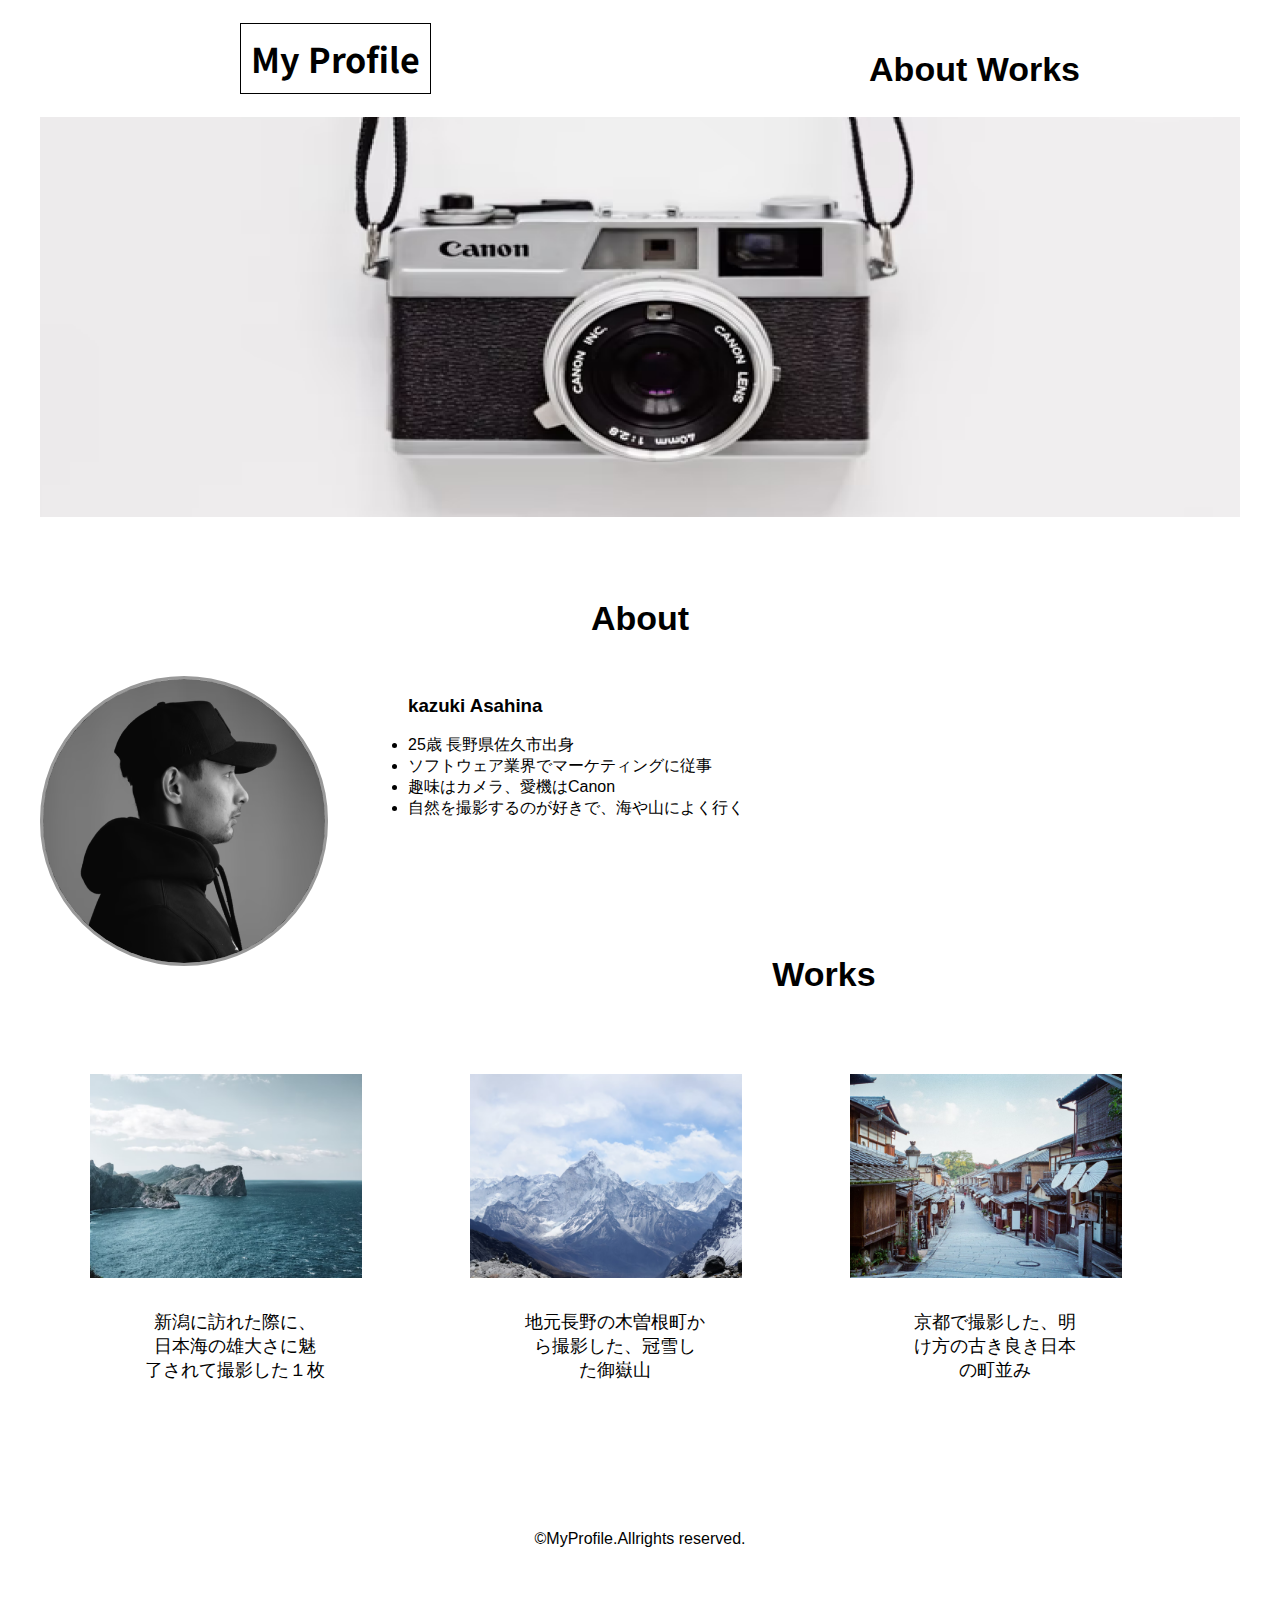
<file: code_02/index.html>
<!DOCTYPE html>
<html>

<head>
  <title>My Profile</title>
  <meta charset="UTF-8" />
  <meta name="description" content="私のプロフィール" />
  <meta name="viewport" content="width=device-width, initial-scale=1.0" />
  <link rel="stylesheet" href="style.css" />
  <!--ここでgoogleフォントを読み込みます-->
  <link rel="preconnect" href="https://fonts.googleapis.com">
  <link rel="preconnect" href="https://fonts.gstatic.com" crossorigin>
  <link
    href="https://fonts.googleapis.com/css2?family=Josefin+Sans&family=Noto+Sans+JP&family=Noto+Serif+JP&display=swap"
    rel="stylesheet">
</head>

<body>
  <!--ナビゲーション-->
  <header>
    <h1>My Profile</h1>
    <nav>
      <nav id="nav-pc">
        <a href="index.html#About">About</a>
        <a href="index.html#Works">Works</a>
      </nav>
  </header>
  </div>
  <!--メイン画像-->
  <div>
    <class id="main-page">
      <img src="image/main.png" alt="カメラの写真" />
  </div>
  <!--About-->
  <article>
    <h2>About</h2>
    <section id="About">
      <div>
        <img class="About-image-left" src="image/about.png" alt="個人写真" />
      </div>
      <div class="About-page">
        <h3>kazuki Asahina</h3>
        <ul class="About-list-right">
          <li>25歳 長野県佐久市出身</li>
          <li>ソフトウェア業界でマーケティングに従事</li>
          <li>趣味はカメラ、愛機はCanon</li>
          <li>自然を撮影するのが好きで、海や山によく行く</li>
        </ul>
      </div>
    </section>
    <!--Works-->
    <h2>Works</h2>
    <section id="Works">
      <ul>
        <li class="Works-page">
          <img class="Works-image" src="image/works1.png" alt="日本海" />
          <div class="Works-message">
            <p class="Works-info">新潟に訪れた際に、<br>日本海の雄大さに魅<br>了されて撮影した１枚</p>
          </div>
        </li>
        <li class="Works-page">
          <img class="Works-image" src="image/works2.png" alt="御嶽山" />
          <div class="Works-message">
            <p class="Works-info">地元長野の木曽根町か<br>ら撮影した、冠雪し<br>た御嶽山</p>
          </div>
        </li>
        <li class="Works-page">
          <img class="Works-image" src="image/works3.png" alt="日本の街並み" />
          <div class="Works-message">
            <p class="Works-info">京都で撮影した、明<br>け方の古き良き日本<br>の町並み</p>
          </div>
        </li>
      </ul>
    </section>
  </article>
  <!--フッター-->
  <div id="footer">
    <span class="copylight">&copy;MyProfile.Allrights reserved.</span>
  </div>
  </footer>
</body>

</html>
</file>
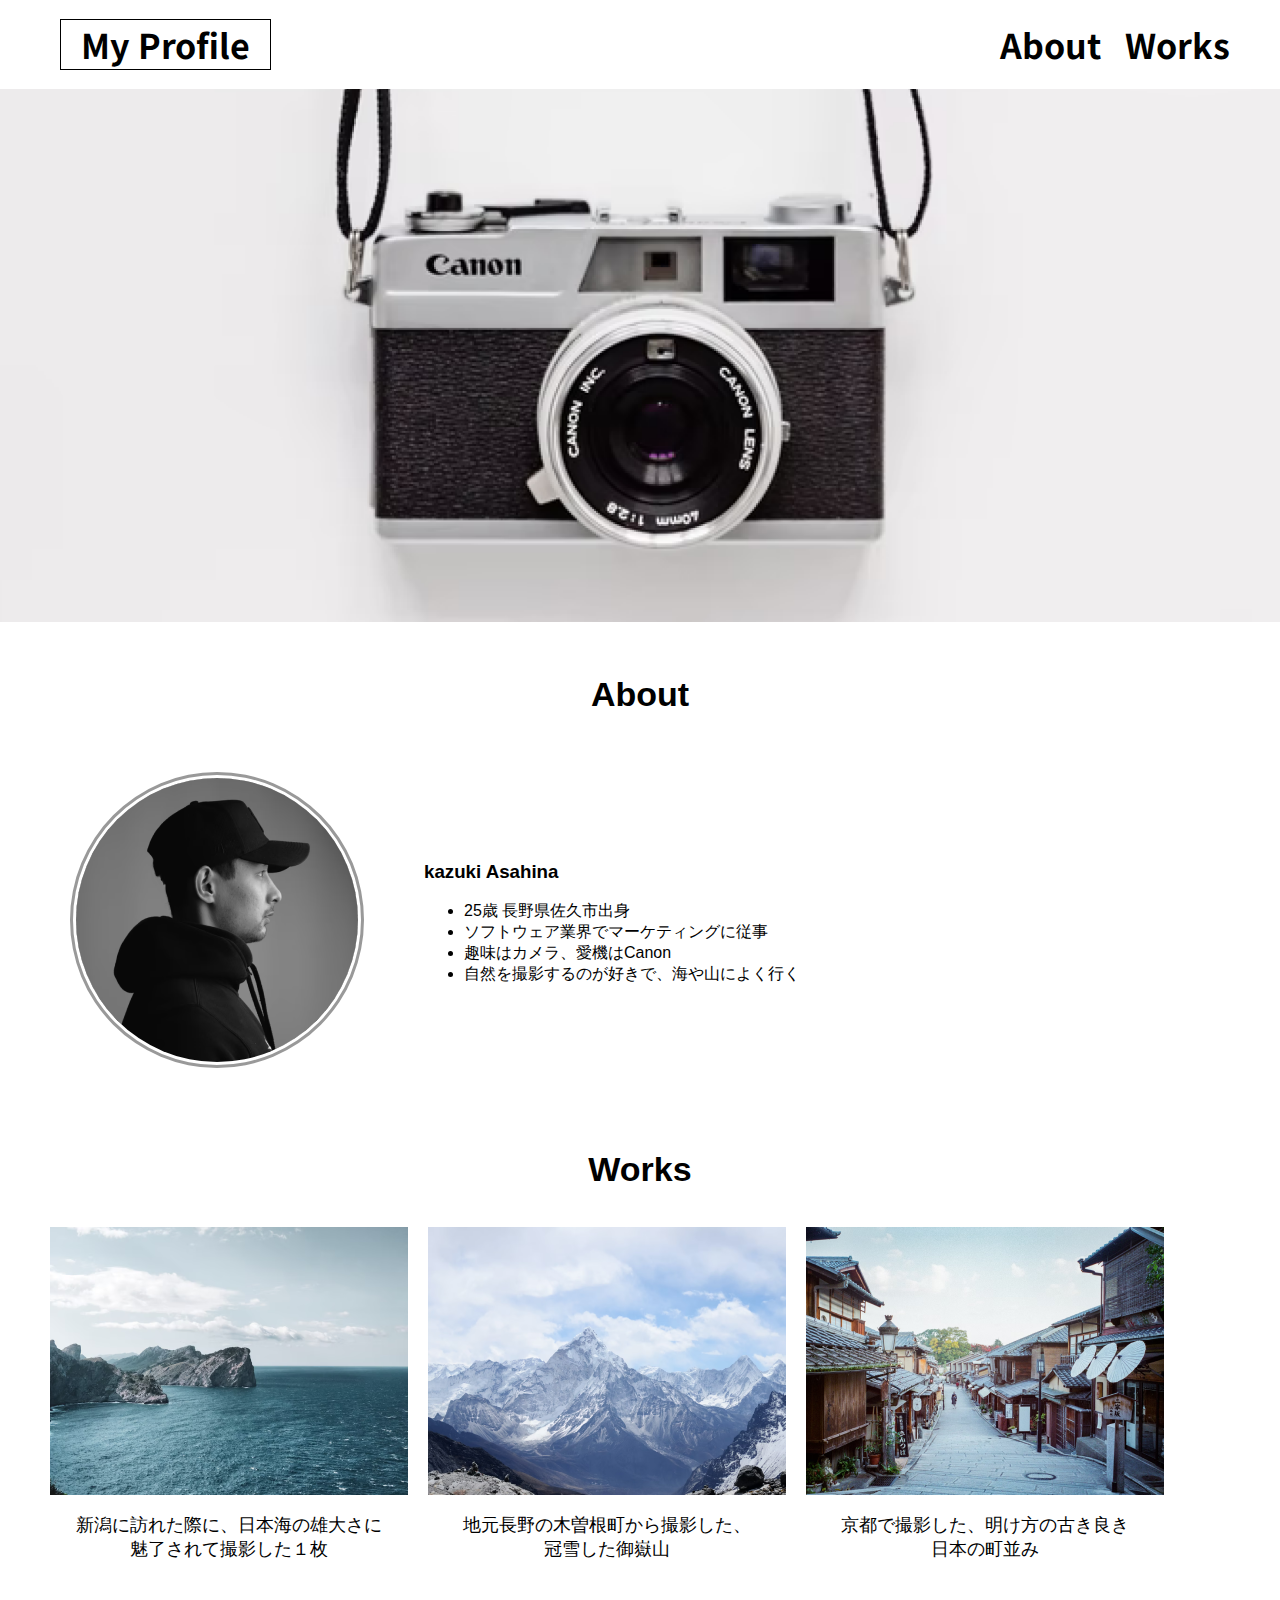
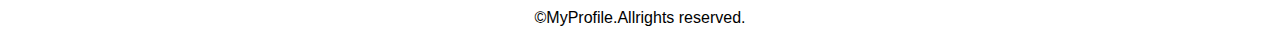
<file: code_03/index.html>
<!DOCTYPE html>
<html>

<head>
  <title>My Profile</title>
  <meta charset="UTF-8" />
  <meta name="description" content="私のプロフィール" />
  <meta name="viewport" content="width=device-width, initial-scale=1.0" />
  <link rel="stylesheet" href="style.css" />
  <!--ここでgoogleフォントを読み込みます-->
  <link rel="preconnect" href="https://fonts.googleapis.com">
  <link rel="preconnect" href="https://fonts.gstatic.com" crossorigin>
  <link
    href="https://fonts.googleapis.com/css2?family=Josefin+Sans&family=Noto+Sans+JP&family=Noto+Serif+JP&display=swap"
    rel="stylesheet">
</head>

<body>
  <!--ナビゲーション-->
  <header>
    <nav>
      <div>
        <a href="index.html" class="home">My Profile</a>
      </div>
      <div class="menu">
        <a href="#about">About</a>
        <a href="#works">Works</a>
      </div>
    </nav>
  </header>

  <!--メイン画像-->
  <div id="main-page">
      <img src="image/main (1).png" alt="カメラの写真" />
  </div>
  
  <!--About-->
  <article>
    <h2>About</h2>
    <section id="About">
      <div>
        <img class="About-image-left" src="image/about (1).png" alt="個人写真" />
      </div>
      <div class="About-page">
        <h3>kazuki Asahina</h3>
        <ul class="About-list-right">
          <li>25歳 長野県佐久市出身</li>
          <li>ソフトウェア業界でマーケティングに従事</li>
          <li>趣味はカメラ、愛機はCanon</li>
          <li>自然を撮影するのが好きで、海や山によく行く</li>
        </ul>
      </div>
    </section>

    <!--Works-->
    <h2>Works</h2>
    <section id="Works">
      <div class="Works-page">
        <img class="Works-image" src="image/works1 (1).png" alt="日本海" />
        <p class="Works-info">新潟に訪れた際に、日本海の雄大さに<br>魅了されて撮影した１枚</p>
      </div>
        <div class="Works-page">
          <img class="Works-image" src="image/works2 (1).png" alt="御嶽山" />
          <p class="Works-info">地元長野の木曽根町から撮影した、<br>冠雪した御嶽山</p>
        </div>
        <div class="Works-page" >
          <img class="Works-image" src="image/works3 (1).png" alt="日本の街並み" />
          <p class="Works-info">京都で撮影した、明け方の古き良き<br>日本の町並み</p>
        </div>
    </section>
  </article>

  <!--フッター-->
  <footer>
    <span class="copylight">&copy;MyProfile.Allrights reserved.</span>
  </footer>
</body>

</html>
</file>
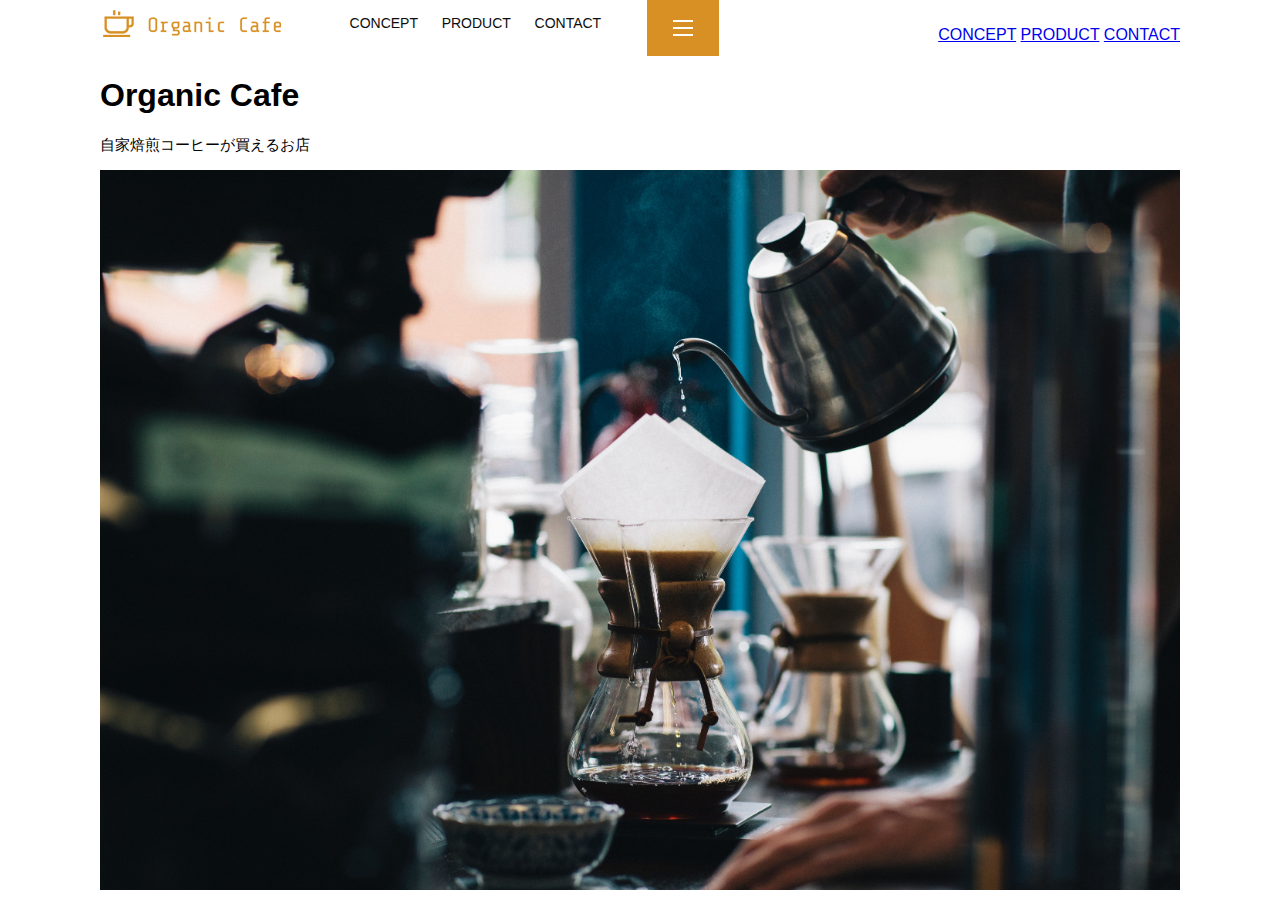
<file: html-css-kadai_013/index.html>
<!DOCTYPE html>
<html>

<head>
  <title>Organic Cafe</title>
  <meta charset="UTF-8" />
  <meta name="description" content="自家焙煎のコーヒーがお家で楽しめるOrganic Cafe" />
  <meta name="viewport" content="width=device-width, initial-scale=1.0" />
  <link rel="stylesheet" href="style.css" />
</head>

<body>
  <!-- ヘッダー -->
  <header>
    <!-- ロゴ -->
    <a href="index.html" id="logo"><img src="kadai_013/images/logo.png" alt="トップページに戻る" /></a>

    <!-- PC用ナビゲーション -->
    <nav id="nav-pc">
      <a href="index.html#concept">CONCEPT</a>
      <a href="index.html#product">PRODUCT</a>
      <a href="index.html#contact">CONTACT</a>
    </nav>
    <!--SP用メニューボタン-->
    <img id="menu-sp" src="kadai_013/images/button-menu.png" alt="ナビゲーションを開く"
      onclick="document.getElementById('nav-sp').style.display = 'block'">

    <!--スマホ用のナビゲーション-->
    <nav id="nav-sp">
      <img id="close" src="kadai_013/images/button-close.png" alt="ナビゲーションを閉じる"
        onclick="document.getElementById('nav-sp').style.display = 'none'">
      <a id="logo-sp" href="index.html" onclick="document.getElementById('nav-sp').style.display = 'none'"><img
          src="kadai_013/images/logo-sp.png" alt="トップページに戻る"></a>
      <a class="menu" href="index.html#concept"
        onclick="document.getElementById('nav-sp').style.display = 'none'">CONCEPT</a>
      <a class="menu" href="index.html#product"
        onclick="document.getElementById('nav-sp').style.display = 'none'">PRODUCT</a>
      <a class="menu" href="index.html#contact"
        onclick="document.getElementById('nav-sp').style.display = 'none'">CONTACT</a>
    </nav>
  </header>

  <main>
    <article>
      <!-- メインビジュアル -->
      <section id="main-visual">
        <div id="main-message">
          <h1>Organic Cafe</h1>
          <p>自家焙煎コーヒーが買えるお店</p>
        </div>
        <img src="kadai_013/images/main-image.jpg" alt="コーヒーをハンドドリップで淹れる画像" />
      </section>
    </article>
  </main>
</body>

</html>
</file>
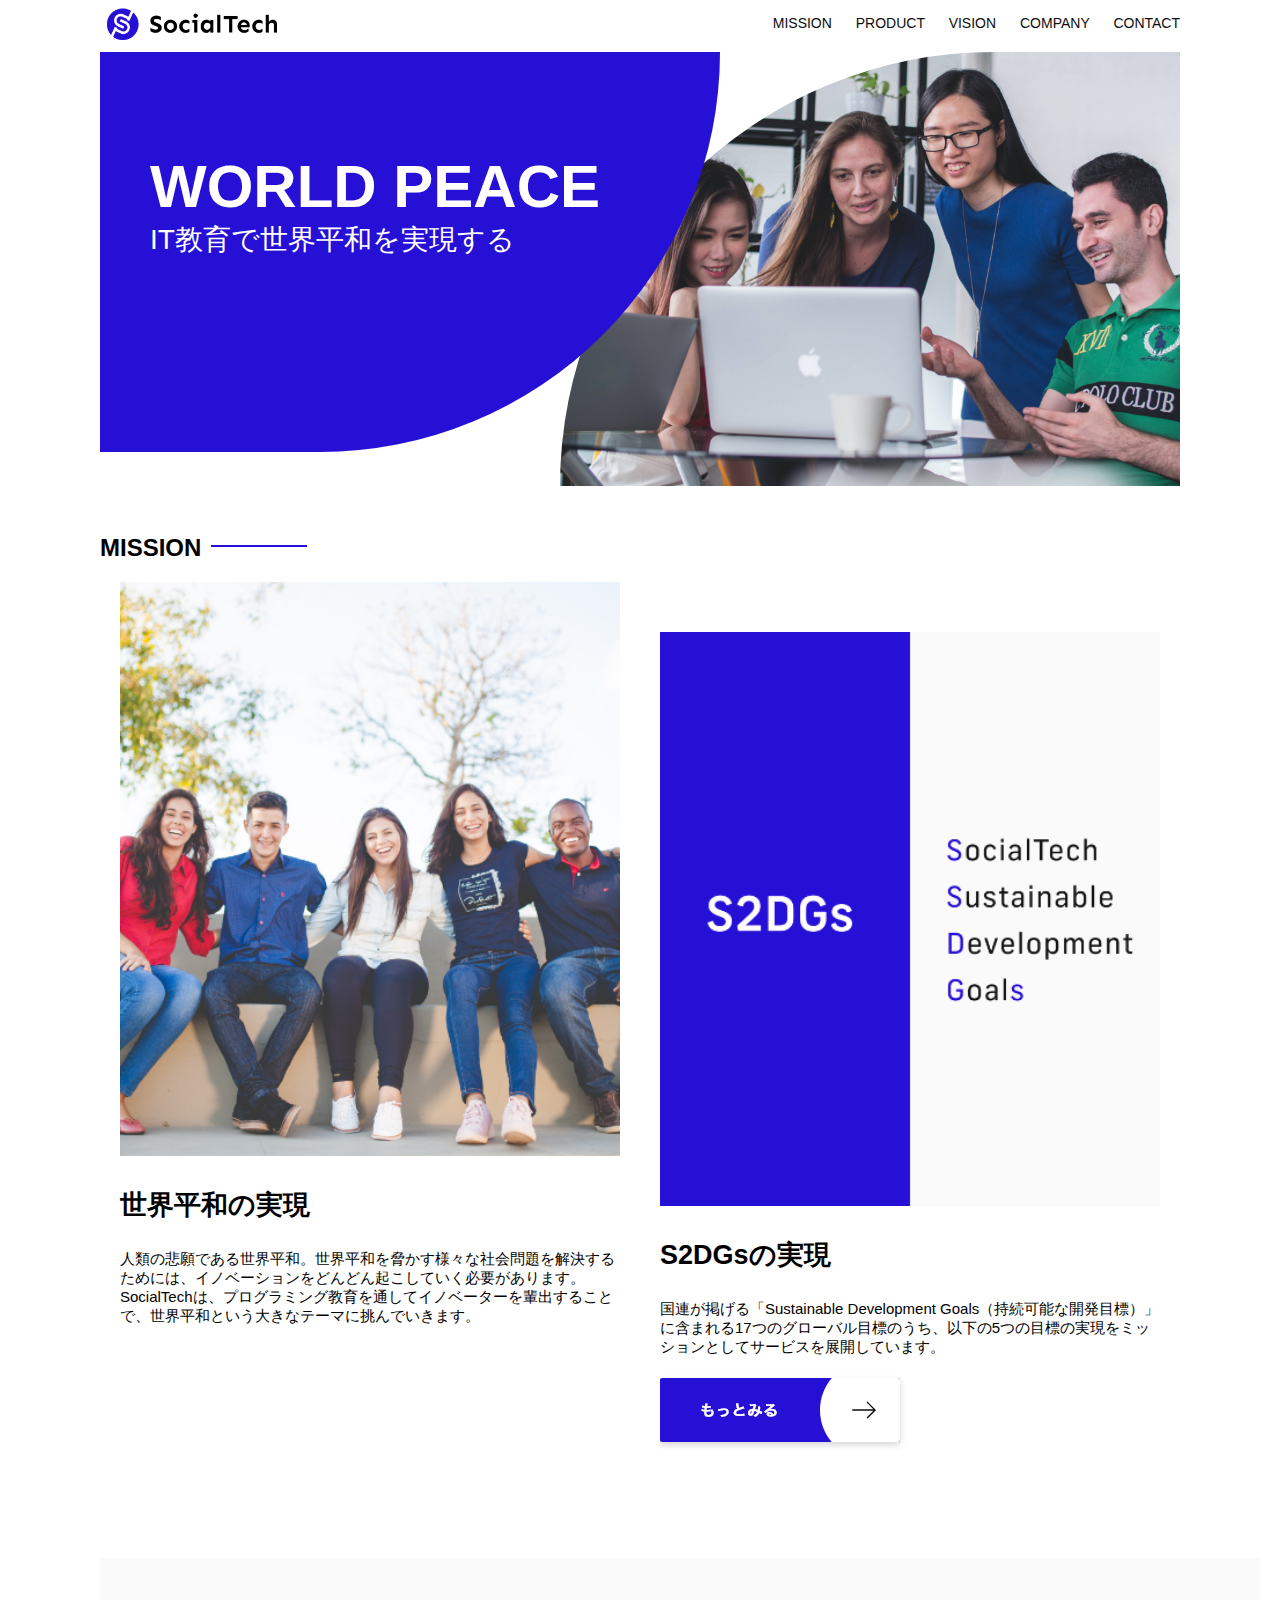
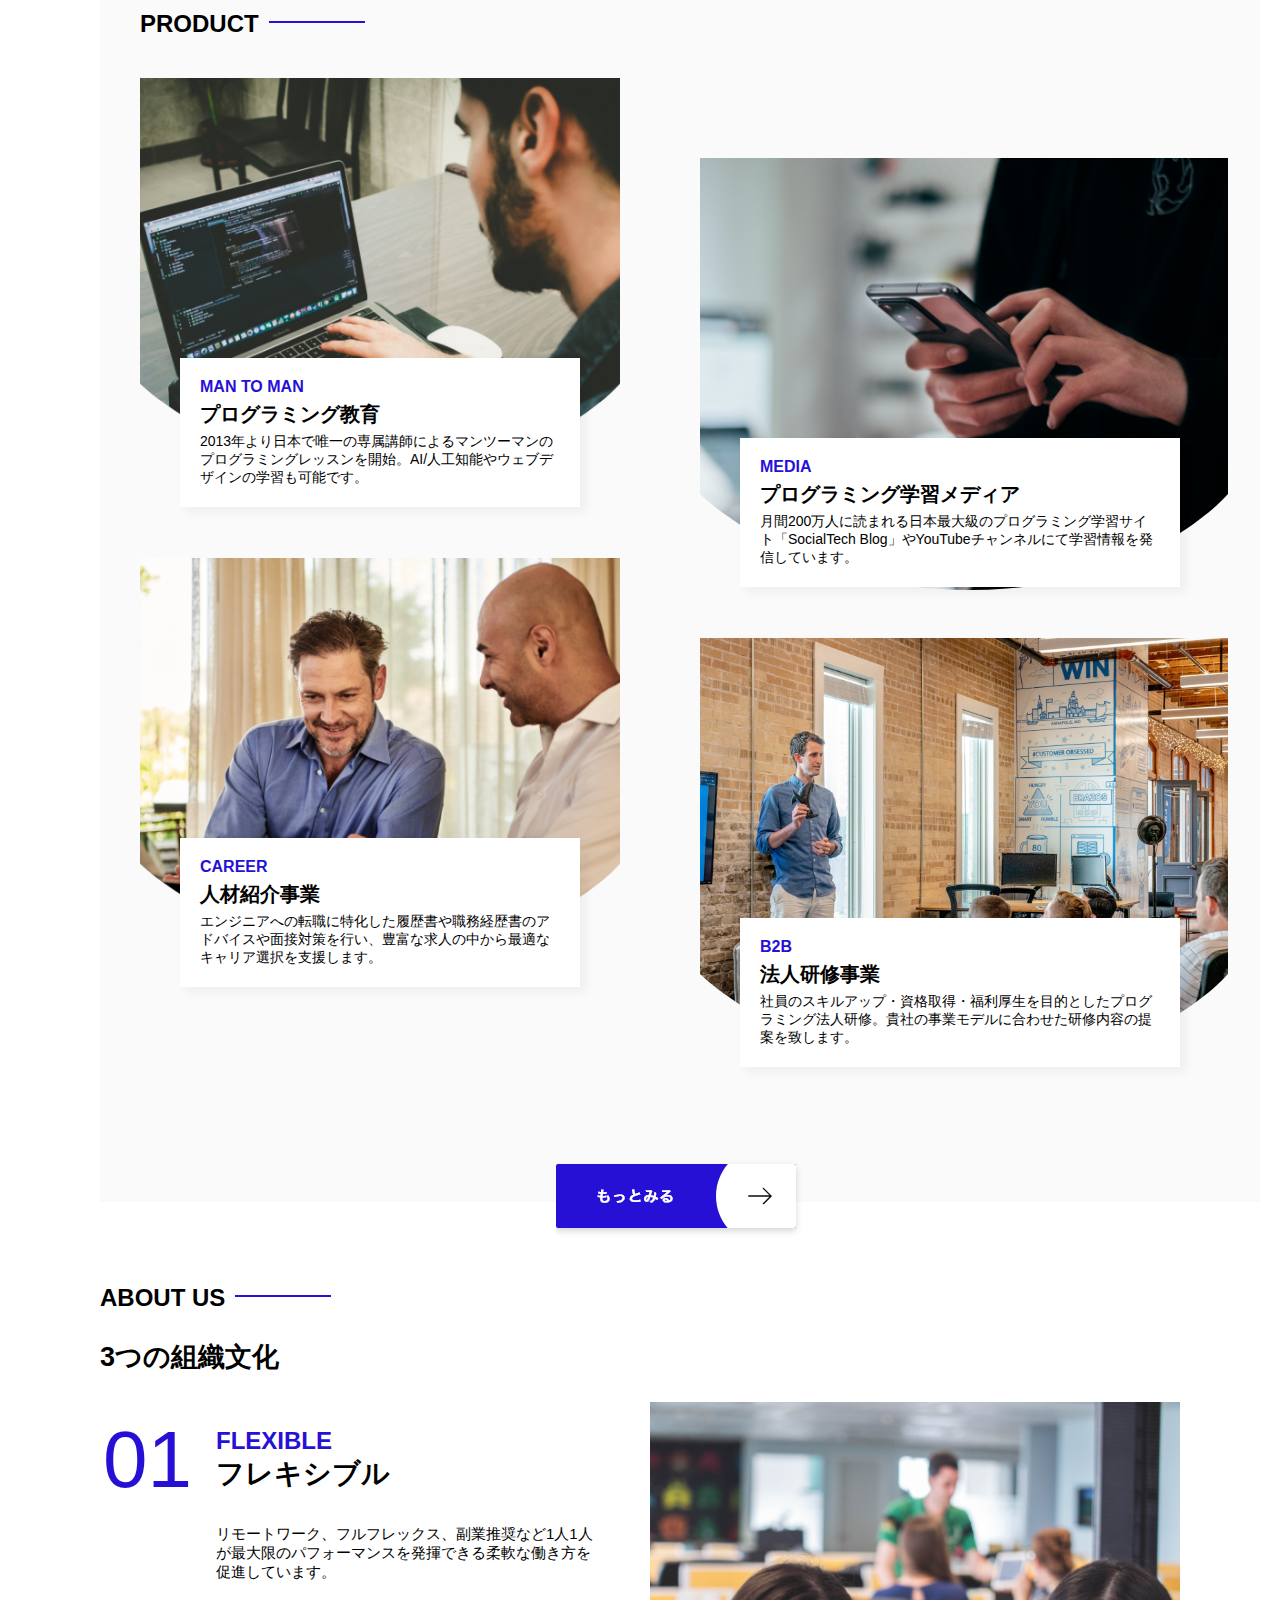
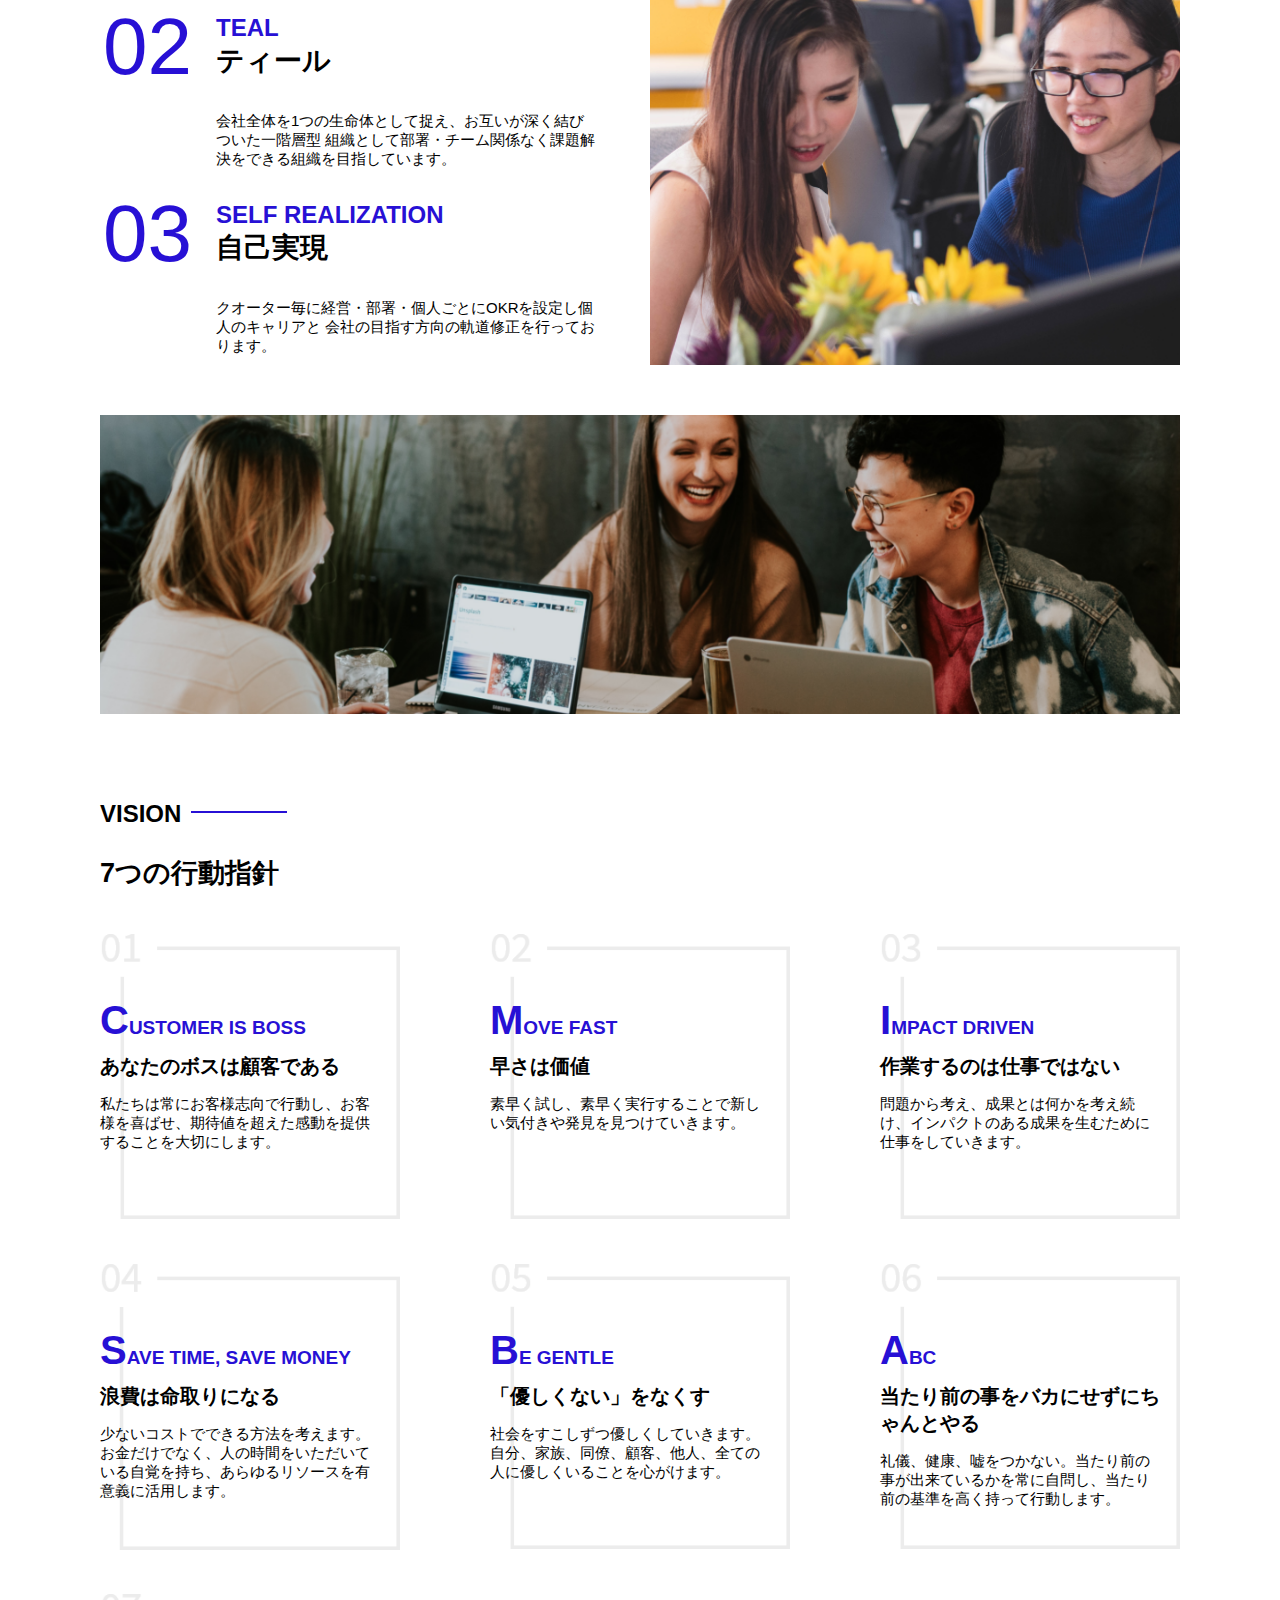
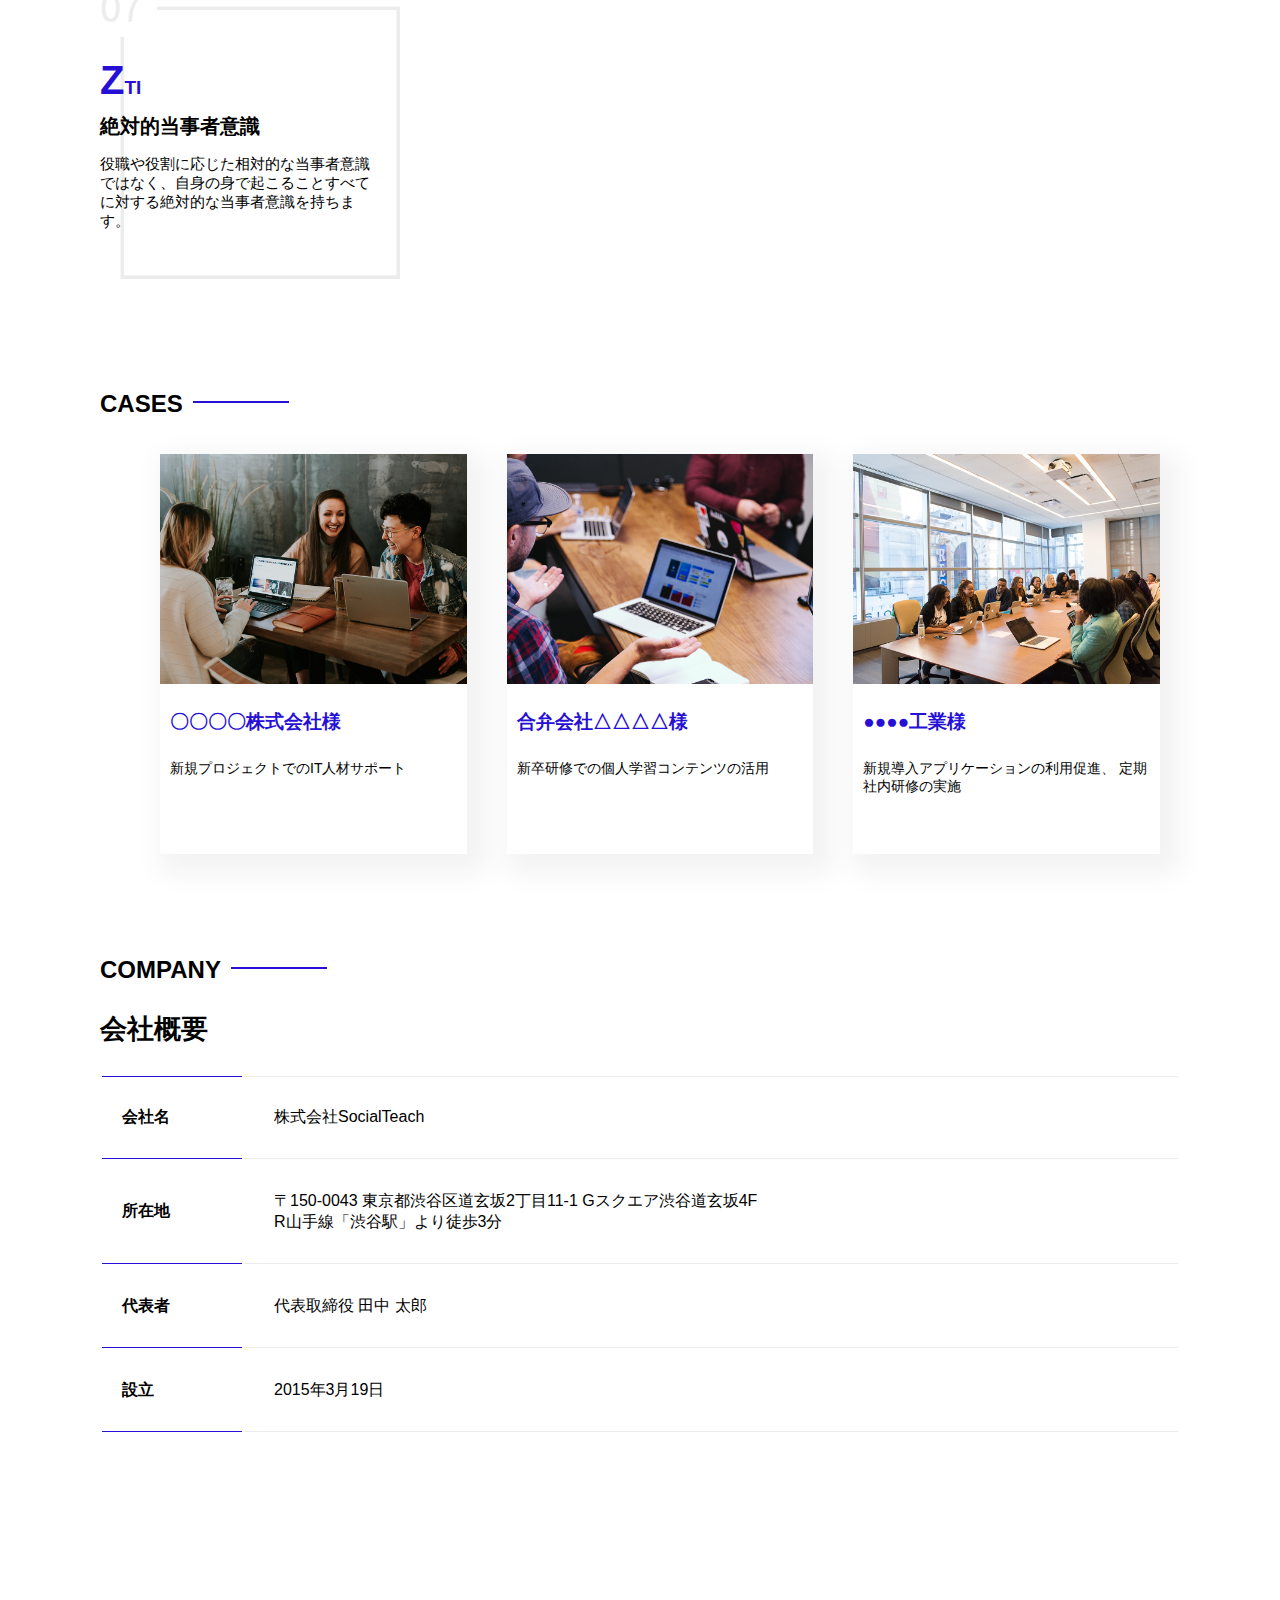
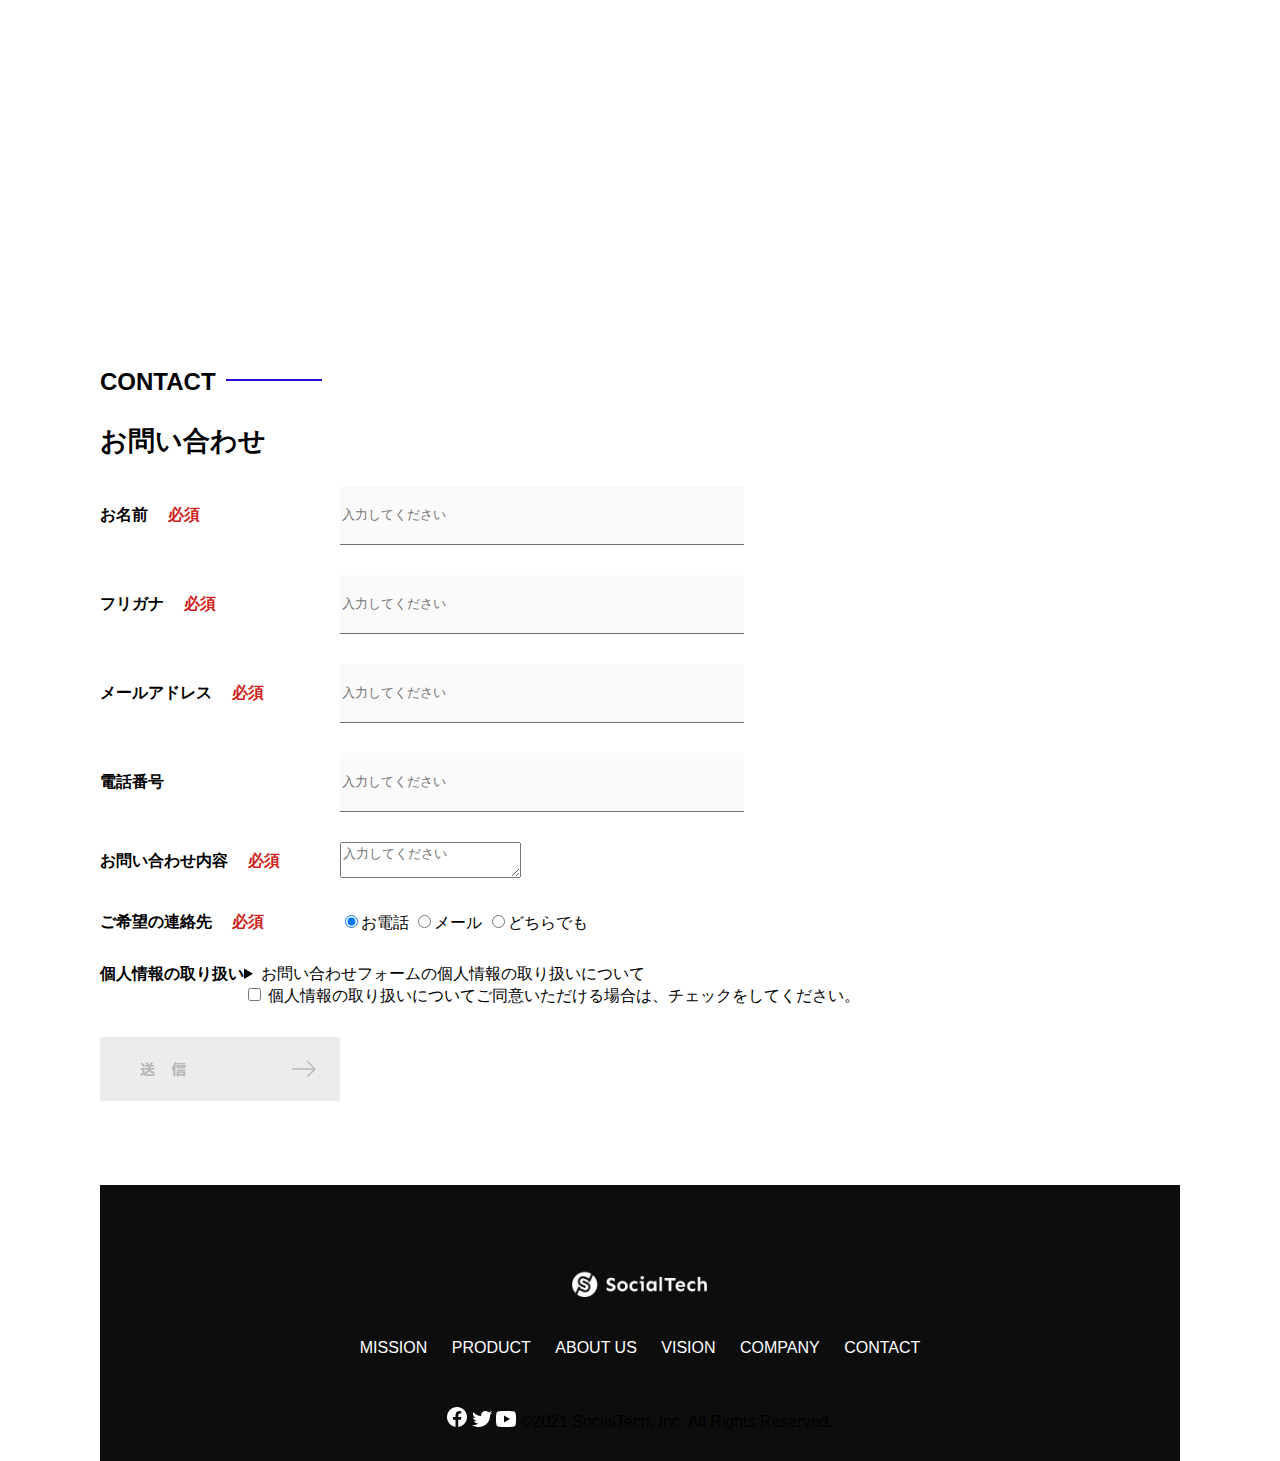
<file: socialtech-kadai_012/index.html>
<!DOCTYPE html>
<html>

<head>
  <title>SocialTeach</title>
  <meta charset="utf-8">
  <meta name="description" content="SocialTechはEdTech業界のリーディングカンパニーを目指します。">
  <meta name="viewport" content="width-device-width, initial-scale=1.0">
  <link rel="stylesheet" href="style.css">
</head>

<body>
  <!--ヘッダー　-->
  <header>
    <!-- ロゴ　-->
    <a href="index.html" id="logo"><img src="images/logo.png" alt="トップページに戻る"></a>

    <!-- PC用ナビゲーション -->
    <nav id="nav-pc">
      <a href="mission.html">MISSION</a>
      <a href="product.html">PRODUCT</a>
      <a href="index.html#vision">VISION</a>
      <a href="index.html#company">COMPANY</a>
      <a href="index.html#contact">CONTACT</a>
    </nav>
  </header>
  <main>
    <article>
      <!-- メインビジュアル　-->
      <section id="main-visual">
        <div id="main-message">
          <h1>WORLD PEACE</h1>
          <p>IT教育で世界平和を実現する</p>
        </div>
        <img src="images/index/index-main.png" alt="PCの周りに集まる多国籍の仲間たち">
      </section>
      <!--ミッション-->
      <section id="mission">
        <h2 class="index-h2">MISSION</h2>
        <div id="mission-flex">
          <div>
            <img id="mission-photo" src="images/index/index-mission.png" alt="屋外のベンチで写真を撮影する多国籍の仲間たち">
            <h3>世界平和の実現</h3>
            <p>
              人類の悲願である世界平和。世界平和を脅かす様々な社会問題を解決するためには、イノベーションをどんどん起こしていく必要があります。SocialTechは、プログラミング教育を通してイノベーターを輩出することで、世界平和という大きなテーマに挑んでいきます。
            </p>
          </div>
          <div>
            <img id="s2dgs" src="images/index/s2dgs.png" alt="S2DGs">
            <h3>S2DGsの実現</h3>
            <p>国連が掲げる「Sustainable Development
              Goals（持続可能な開発目標）」に含まれる17つのグローバル目標のうち、以下の5つの目標の実現をミッションとしてサービスを展開しています。</p>
            <a href="mission.html">
              <img src="images/button-more.png" alt="もっとみる">
            </a>
          </div>
        </div>
      </section>
      <!-- プロダクト -->
      <section id="product">
        <h2 class="index-h2">PRODUCT</h2>
        <div>
          <div id="product-left">
            <div>
              <img class="product-photo" src="images/index/index-mantoman.png" alt="PCでコードを書く男性">
              <div class="product-explain">
                <span>MAN TO MAN</span>
                <h3>プログラミング教育</h3>
                <p>2013年より日本で唯一の専属講師によるマンツーマンのプログラミングレッスンを開始。AI/人工知能やウェブデザインの学習も可能です。</p>
              </div>
            </div>
            <div>
              <img class="product-photo" src="images/index/index-career.png" alt="笑顔で話し合う2人の男性">
              <div class="product-explain">
                <span>CAREER</span>
                <h3>人材紹介事業</h3>
                <p>エンジニアへの転職に特化した履歴書や職務経歴書のアドバイスや面接対策を行い、豊富な求人の中から最適なキャリア選択を支援します。</p>
              </div>
            </div>
          </div>
          <!-- 修正 -->
          <div id="product-right">
            <div>
              <img class="product-pohoto" src="images/index/index-media.png" alt="スマートフォン操作をする人">
              <div class="product-explain">
                <span>MEDIA</span>
                <h3>プログラミング学習メディア</h3>
                <p>月間200万人に読まれる日本最大級のプログラミング学習サイト「SocialTech Blog」やYouTubeチャンネルにて学習情報を発信しています。</p>
              </div>
            </div>
            <div>
              <img class="product-pohoto" src="images/index/index-b2b.png" alt="講演中の男性とそれを聴く人々">
              <div class="product-explain">
                <span>B2B</span>
                <h3>法人研修事業</h3>
                <p>社員のスキルアップ・資格取得・福利厚生を目的としたプログラミング法人研修。貴社の事業モデルに合わせた研修内容の提案を致します。</p>
              </div>
            </div>
          </div>
        </div>
        <div>
          <a id="product-more" href="product.html">
            <img src="images/button-more.png" alt="もっとみる">
          </a>
        </div>
      </section>
      <!-- ABOUT US -->
      <section id="aboutus">
        <h2 class="index-h2">ABOUT US</h2>
        <h3>3つの組織文化</h3>
        <div>
          <table class="culture-table">
            <tr>
              <td>
                <span class="culture-num">01</span>
              </td>
              <td>
                <span class="culture-en">FLEXIBLE</span>
                <span class="culture-jp">フレキシブル</span>
              </td>
            </tr>
            <tr>
              <td>
                <!-- 空のセル -->
              </td>
              <td>
                <p class="culture-description">
                  リモートワーク、フルフレックス、副業推奨など1人1人が最大限のパフォーマンスを発揮できる柔軟な働き方を促進しています。
                </p>
              </td>
            </tr>
            <tr>
              <td>
                <span class="culture-num">02</span>
              </td>
              <td>
                <span class="culture-en">TEAL</span>
                <span class="culture-jp">ティール</span>
              </td>
            </tr>
            <tr>
              <td>
                <!-- 空のセル -->
              </td>
              <td>
                <p class="culture-description">
                  会社全体を1つの生命体として捉え、お互いが深く結びついた一階層型
                  組織として部署・チーム関係なく課題解決をできる組織を目指しています。
                </p>
              </td>
            </tr>
            <tr>
              <td>
                <span class="culture-num">03</span>
              </td>
              <td>
                <span class="culture-en">SELF REALIZATION</span>
                <span class="culture-jp">自己実現</span>
              </td>
            </tr>
            <tr>
              <td>
                <!-- 空のセル -->
              </td>
              <td>
                <p class="culture-description">
                  クオーター毎に経営・部署・個人ごとにOKRを設定し個人のキャリアと
                  会社の目指す方向の軌道修正を行っております。
                </p>
              </td>
            </tr>
          </table>
          <img class="culture-img" src="images/index/index-aboutus1.png" alt="笑顔で話し合う２人の女性">
        </div>
        <img class="culture-img2" src="images/index/index-aboutus2.png" alt="笑顔で話し合う３人の男女">
      </section>
      <!-- VISION -->
      <section id="vision">
        <h2 class="index-h2">VISION</h2>
        <h3>7つの行動指針</h3>
        <div>
          <div class="vision-box">
            <img src="images/index/vision-01.png" alt="01">
            <span>
              <h4>CUSTOMER IS BOSS</h4>
              <h5>あなたのボスは顧客である</h5>
              <p>私たちは常にお客様志向で行動し、お客様を喜ばせ、期待値を超えた感動を提供することを大切にします。</p>
            </span>
          </div>
          <div class="vision-box">
            <img src="images/index/vision-02.png" alt="02">
            <span>
              <h4>MOVE FAST</h4>
              <h5>早さは価値</h5>
              <p>素早く試し、素早く実行することで新しい気付きや発見を見つけていきます。</p>
            </span>
          </div>
          <div class="vision-box">
            <img src="images/index/vision-03.png" alt="03">
            <span>
              <h4>IMPACT DRIVEN</h4>
              <h5>作業するのは仕事ではない</h5>
              <p>問題から考え、成果とは何かを考え続け、インパクトのある成果を生むために仕事をしていきます。</p>
            </span>
          </div>
          <div class="vision-box">
            <img src="images/index//vision-04.png" alt="04">
            <span>
              <h4>SAVE TIME, SAVE MONEY</h4>
              <h5>浪費は命取りになる</h5>
              <p>少ないコストでできる方法を考えます。お金だけでなく、人の時間をいただいている自覚を持ち、あらゆるリソースを有意義に活用します。</p>
            </span>
          </div>
          <div class="vision-box">
            <img src="images/index/vision-05.png" alt="05">
            <span>
              <h4>BE GENTLE</h4>
              <h5>「優しくない」をなくす</h5>
              <p>社会をすこしずつ優しくしていきます。自分、家族、同僚、顧客、他人、全ての人に優しくいることを心がけます。</p>
            </span>
          </div>
          <div class="vision-box">
            <img src="images/index/vision-06.png" alt="06">
            <span>
              <h4>ABC</h4>
              <h5>当たり前の事をバカにせずにちゃんとやる</h5>
              <p>礼儀、健康、嘘をつかない。当たり前の事が出来ているかを常に自問し、当たり前の基準を高く持って行動します。</p>
            </span>
          </div>
          <div class="vision-box">
            <img src="images/index/vision-07.png" alt="07">
            <span>
              <h4>ZTI</h4>
              <h5>絶対的当事者意識</h5>
              <p>役職や役割に応じた相対的な当事者意識ではなく、自身の身で起こることすべてに対する絶対的な当事者意識を持ちます。</p>
            </span>
          </div>
        </div>
      </section>
      <!-- CASES -->
      <section id="cases">
        <h2 class="index-h2">CASES</h2>
        <ul>
          <li class="case-card">
            <img class="case-img" src="images_02/index/case-1.png" alt="仲良く語り合う３人">
            <div class="cases-info">
              <h4 class="case-name">〇〇〇〇株式会社様</h4>
              <p class="case-content">新規プロジェクトでのIT人材サポート</p>
          </li>
          <li class="case-card">
            <img class="case-img" src="images_02/index/case-2.png" alt="PCでコンテンツを見る">
            <div class="cases-info">
              <h4 class="case-name">合弁会社△△△△様</h4>
              <p class="case-content">新卒研修での個人学習コンテンツの活用</p>
          </li>
          <li class="case-card">
            <img class="case-img" src="images_02/index/case-3.png" alt="社内研修中の会議室">
            <div class="cases-info">
              <h4 class="case-name">●●●●工業様</h4>
              <p class="case-content">新規導入アプリケーションの利用促進、
                定期社内研修の実施</p>
          </li>
        </ul>
      </section>
      <!--COMPANY -->
      <section id="company">
        <h2 class="index-h2">COMPANY</h2>
        <h3>会社概要</h3>
        <table id="company-table">
          <tr>
            <th class="tableheader-first">会社名</th>
            <td class="cell-first">株式会社SocialTeach</td>
          </tr>
          <tr>
            <th class="tableheader">所在地</th>
            <td class="cell">〒150-0043 東京都渋谷区道玄坂2丁目11-1 Gスクエア渋谷道玄坂4F<br>R山手線「渋谷駅」より徒歩3分</td>
          </tr>
          <tr>
            <th class="tableheader">代表者</th>
            <td class="cell">代表取締役 田中 太郎</td>
          </tr>
          <tr>
            <th class="tableheader">設立</th>
            <td class="cell">2015年3月19日</td>
          </tr>
        </table>
        <iframe
          src="https://www.google.com/maps/embed?pb=!1m18!1m12!1m3!1d3241.7771749825088!2d139.6935948757867!3d35.657861172594835!2m3!1f0!2f0!3f0!3m2!1i1024!2i768!4f13.1!3m3!1m2!1s0x60188b55ffeaaaab%3A0x552bb81dbe5fefb7!2z44CSMTUwLTAwNDMg5p2x5Lqs6YO95riL6LC35Yy66YGT546E5Z2C77yS5LiB55uu77yR77yR4oiS77yR77yR!5e0!3m2!1sja!2sjp!4v1694316470280!5m2!1sja!2sjp"
          width="600" height="450" style="border:0;" allowfullscreen="" loading="lazy"
          referrerpolicy="no-referrer-when-downgrade">
        </iframe>
      </section>
      <!--　お問い合わせフォーム　-->
      <section id="contact">
        <h2 class="index-h2">CONTACT</h2>
        <h3>お問い合わせ</h3>
        <!-- STATIC FORMSのフォームタグ　-->
        <form action="https://api.staticforms.xyz/submit" method="post">
          <input type="text" name="honeypot" style="display:none">
          <!-- STATIC FORMSのアクセスキー -->
          <input type="hidden" name="accessKey" value="5ecce1d2-2993-4766-90f9-6c9c4b8a160e">
          <!--メールのタイトル-->
          <input type="hidden" name="subject" value="お問い合わせフォーム" />
          <!--送信先のメールアドレスをvalueに設定する-->
          <input type="hidden" name="replyTo" value="ajyugreen8181@icloud.com">
          <!--redirectToのURLは公開後のURLへリンクする-->
          <input type="hidden" name="redirectTo" value="">
          <div>
            <div class="contact-heading">
              <label class="contact-label">お名前<span class="contact-span">必須</span></label>
            </div>
            <div>
              <input type="text" name="name" placeholder="入力してください" class="contact-textbox">
            </div>
          </div>
          <div>
            <div class="contact-heading">
              <label class="contact-label">フリガナ<span class="contact-span">必須</span></label>
            </div>
            <div>
              <input type="text" name="hurigana" placeholder="入力してください" class="contact-textbox">
            </div>
          </div>
          <div>
            <div class="contact-heading">
              <label class="contact-label">メールアドレス<span class="contact-span">必須</span></label>
            </div>
            <div>
              <input type="text" name="email" placeholder="入力してください" class="contact-textbox">
            </div>
          </div>
          <div>
            <div class="contact-heading">
              <label class="contact-label">電話番号</label>
            </div>
            <div>
              <input type="text" name="tel" placeholder="入力してください" class="contact-textbox">
            </div>
          </div>
          <div>
            <div class="contact-heading">
              <label class="contact-label">お問い合わせ内容<span class="contact-span">必須</span></label>
            </div>
            <div>
              <textarea class="contact-textarea" placeholder="入力してください" name="message"></textarea>
            </div>
          </div>
          <div>
            <div class="contact-heading">
              <label class="contact-label">ご希望の連絡先<span class="contact-span">必須</span></label>
            </div>
            <div>
              <input class="radiobutton" type="radio" value="tel" name="contact" checked><label>お電話</label>
              <input class="radiobutton" type="radio" value="mail" name="contact"><label>メール</label>
              <input class="radiobutton" type="radio" value="both" name="contact"><label>どちらでも</label>
            </div>
          </div>
          <div>
            <div class="contact-haeding">
              <label class="contact-label">個人情報の取り扱い</label>
            </div>
            <div>
              <details>
                <summary>お問い合わせフォームの個人情報の取り扱いについて</summary>
                <div>
                  <span>１．組織の名称又は氏名</span><br>
                  株式会社SocialTech<br><br>
                  <span>２．個人情報保護管理者（若しくはその代理人）の氏名又は職名、所属及び連絡先
                    鈴木 一郎 コーポレート部</span><br>
                  メールアドレス:support@socialtech.net<br>
                  TEL:03-xxxx-xxxx<br>
                  <span>３．個人情報の利用目的</span><br>
                  ・本サービス及び本サービスに関連する情報の提供又はそれらに関する連絡のため<br>
                  ・ユーザーの本人確認のため<br>
                  ・当社サービスのご案内のため<br>
                  ・当社の商品等の広告または宣伝（電子メールによるものを含むものとします。）<br><br>
                  <span>４．個人情報の取り扱い業務の委託</span><br>
                  個人情報の取扱業務の全部または一部を外部に業務委託する場合があります。<br>
                  その際、弊社は、個人情報を適切に保護できる管理体制を敷き実行していることを条件として<br>
                  委託先を厳選したうえで、機密保持契約を委託先と締結し、お客様の個人情報を厳密に管理させます。<br><br>
                  <span>５．個人情報の開示等の請求</span><br>
                  お客様は、弊社に対してご自身の個人情報の開示等（利用目的の通知、開示、内容の訂正・追加・削除、利用の停止または消去、第三者への提供の停止）に関して、当社問合わせ窓口に申し出ることができます。<br>
                  その際、弊社はお客様ご本人を確認させていただいたうえで、合理的な期間内に対応いたします。<br><br>
                  なお、個人情報に関する弊社問合わせ先は、次の通りです。<br><br>
                  株式会社SocialTech 個人情報問合せ窓口<br>
                  〒150-0043 東京都渋谷区道玄坂2丁目11-1 Ｇスクエア渋谷道玄坂 4F<br>
                  メールアドレス:support@socialtech.net TEL:03-xxxx-xxxx<br><br>
                  <span>６．個人情報を提供されることの任意性について</span><br><br>
                  お客様がご自身の個人情報を弊社に提供されるか否かは、お客様のご判断によりますが、もしご提供されない場合には、適切なサービスが提供できない場合がありますので予めご了承ください。
                </div>
              </details>
              <input type="checkbox" name="agree">
              <span>個人情報の取り扱いについてご同意いただける場合は、チェックをしてください。</span>
            </div>
          </div>
          <input type="image" src="images/button-submit.png" alt="送信する">
          <span></span>
        </form>
      </section>
    </article>
    <footer>
      <div id="footer-logo">
        <img src="images/logo-sp.png" alt="SocialTeach">
      </div>
      <div id="footer-link">
        <a href="mission.html">MISSION</a>
        <a href="product.html">PRODUCT</a>
        <a href="index.html#aboutus">ABOUT US</a>
        <a href="index.html#vision">VISION</a>
        <a href="index.html#company">COMPANY</a>
        <a href="index.html#contact">CONTACT</a>
      </div>
      <div id="sns-footer">
        <a href="https://www.facebook.com/sejuku2013"><img src="images/button-facebook.png" alt="Facebookのリンク"></a>
        <a href="https://twitter.com/samuraijuku"><img src="images/button-twitter.png" alt="Twitterのリンク"></a>
        <a href="https://www.youtube.com/channel/UCCFOQO5aDK0xXam4cUQXT8g"><img src="images/button-youtube.png"
            alt="YouTubeのリンク"></a>
        <span id="copyright">&copy;2021 SocialTech, Inc. All Rights Reserved. </span>
      </div>
      </div>
    </footer>
  </main>

</body>

</html>
</file>
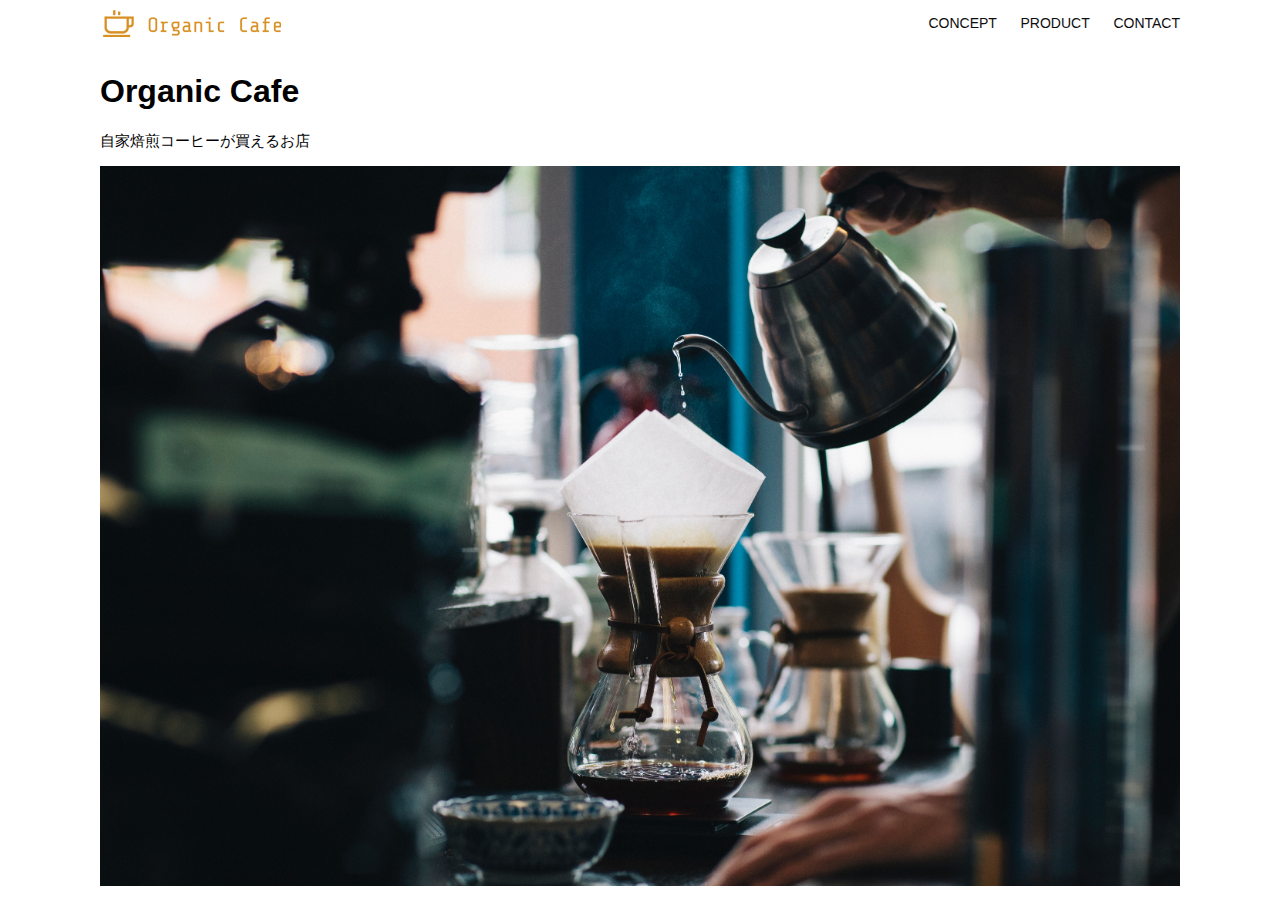
<file: html-css-kadai_013/kadai_013/index.html>
<!DOCTYPE html>
<html>
  <head>
    <title>Organic Cafe</title>
    <meta charset="UTF-8" />
    <meta
      name="description"
      content="自家焙煎のコーヒーがお家で楽しめるOrganic Cafe"
    />
    <meta name="viewport" content="width=device-width, initial-scale=1.0" />
    <link rel="stylesheet" href="style.css" />
  </head>
  <body>
    <!-- ヘッダー -->
    <header>
      <!-- ロゴ -->
      <a href="index.html" id="logo"
        ><img src="images/logo.png" alt="トップページに戻る"
      /></a>

      <!-- PC用ナビゲーション -->
      <nav id="nav-pc">
        <a href="index.html#concept">CONCEPT</a>
        <a href="index.html#product">PRODUCT</a>
        <a href="index.html#contact">CONTACT</a>
      </nav>
    </header>
    <main>
      <article>
        <!-- メインビジュアル -->
        <section id="main-visual">
          <div id="main-message">
            <h1>Organic Cafe</h1>
            <p>自家焙煎コーヒーが買えるお店</p>
          </div>
          <img
            src="images/main-image.jpg"
            alt="コーヒーをハンドドリップで淹れる画像"
          />
        </section>
      </article>
    </main>
  </body>
</html>
</file>
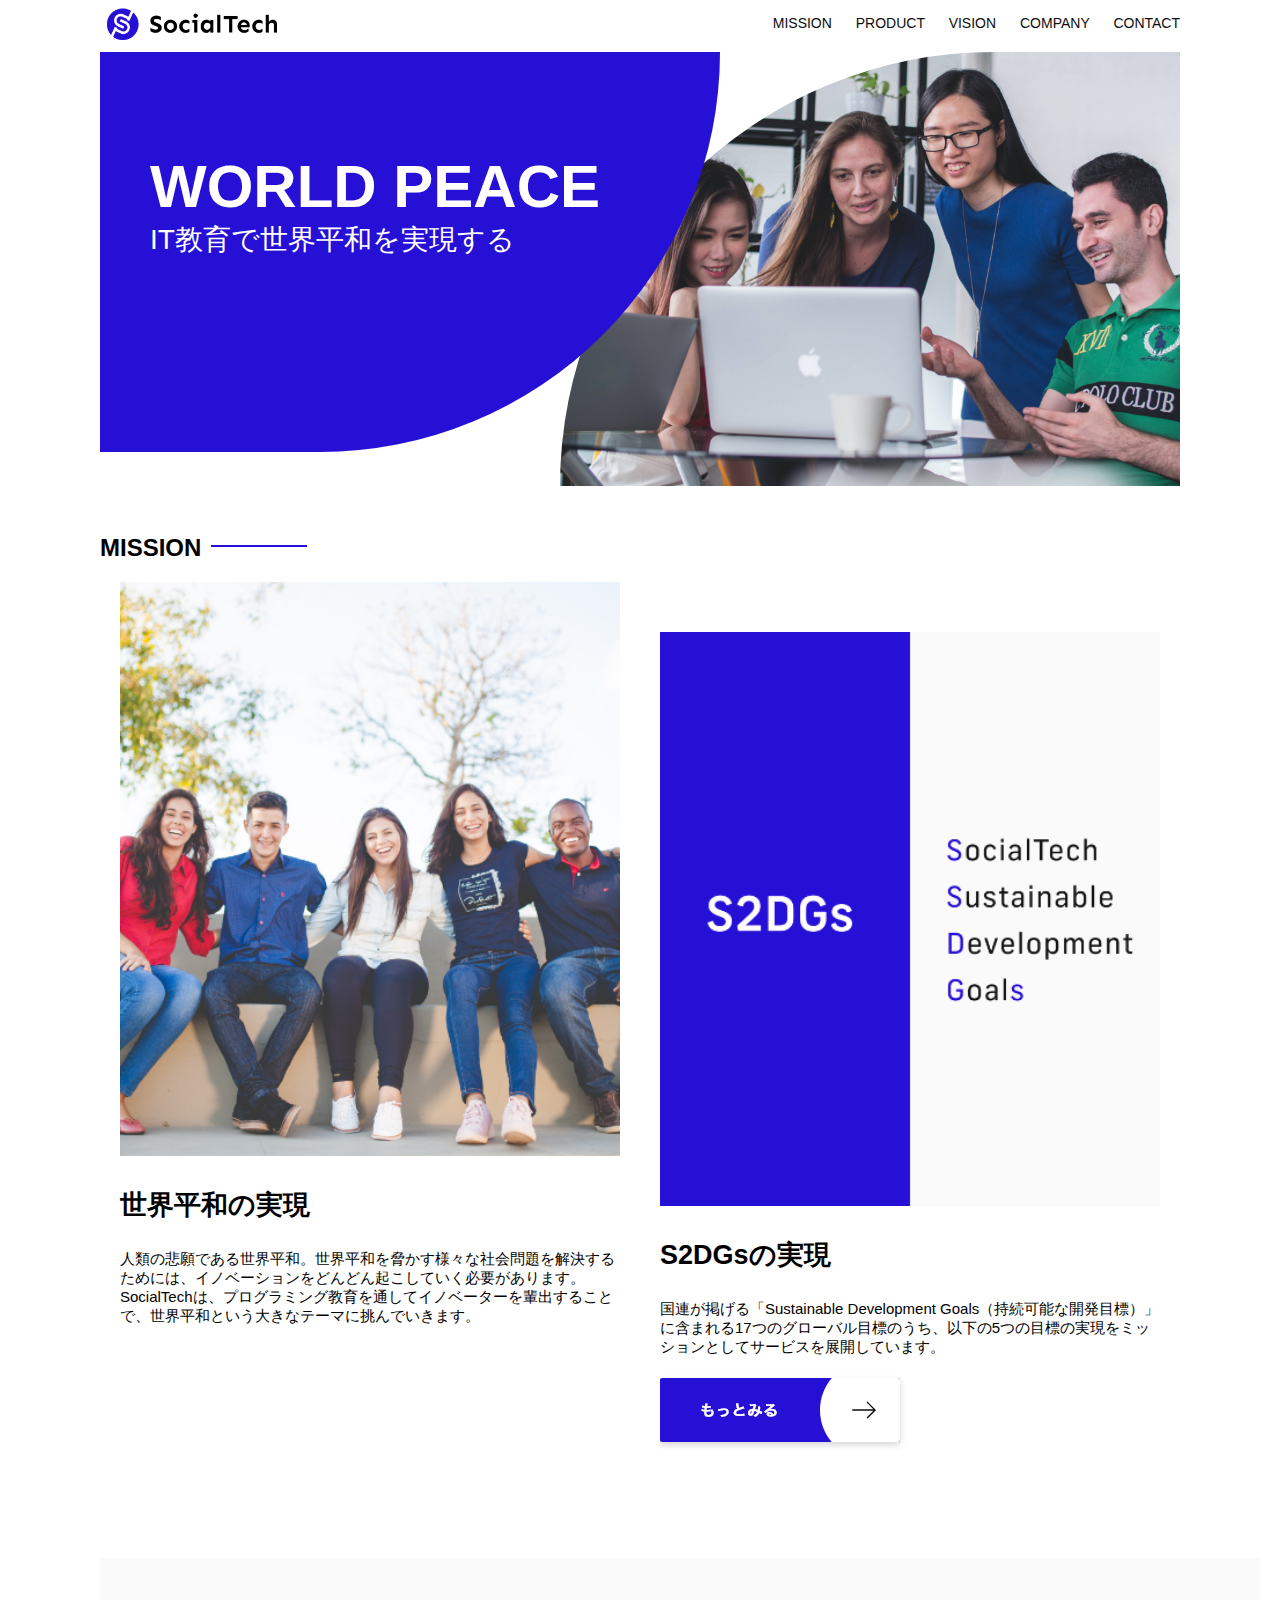
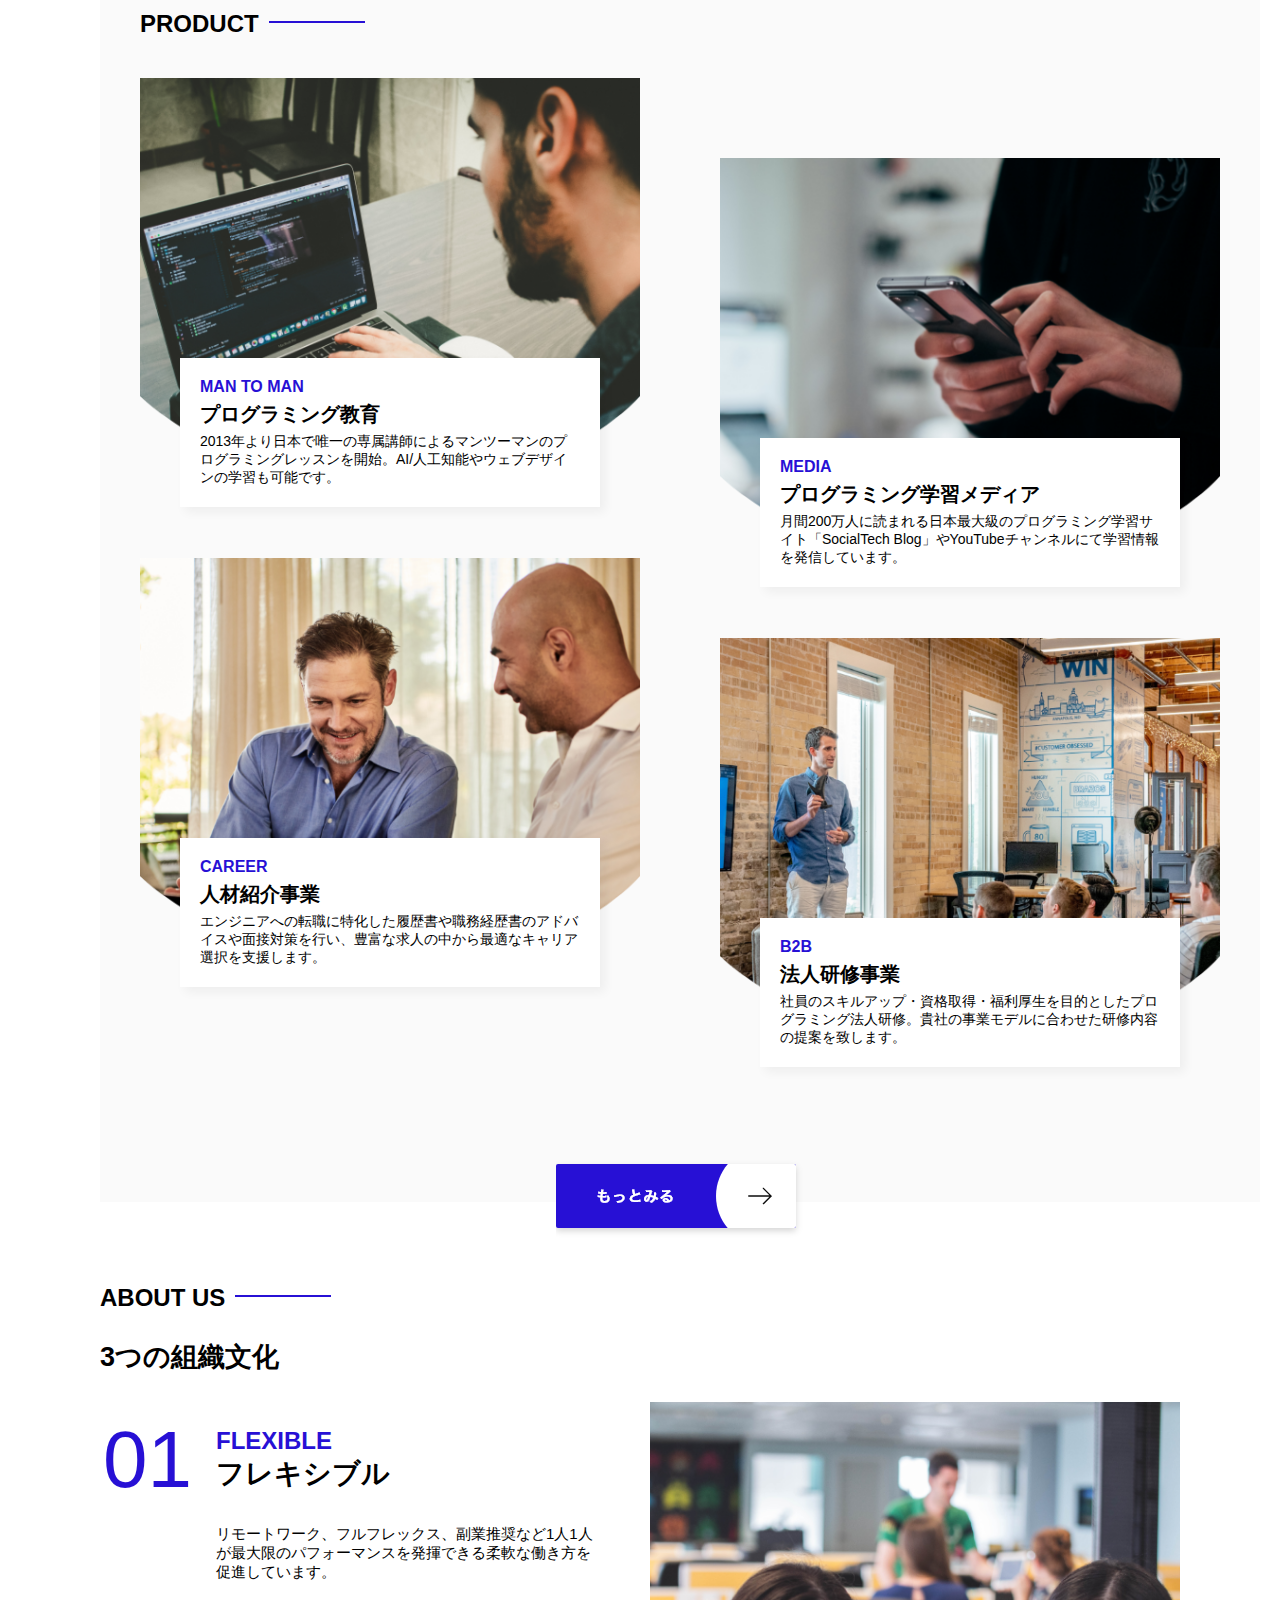
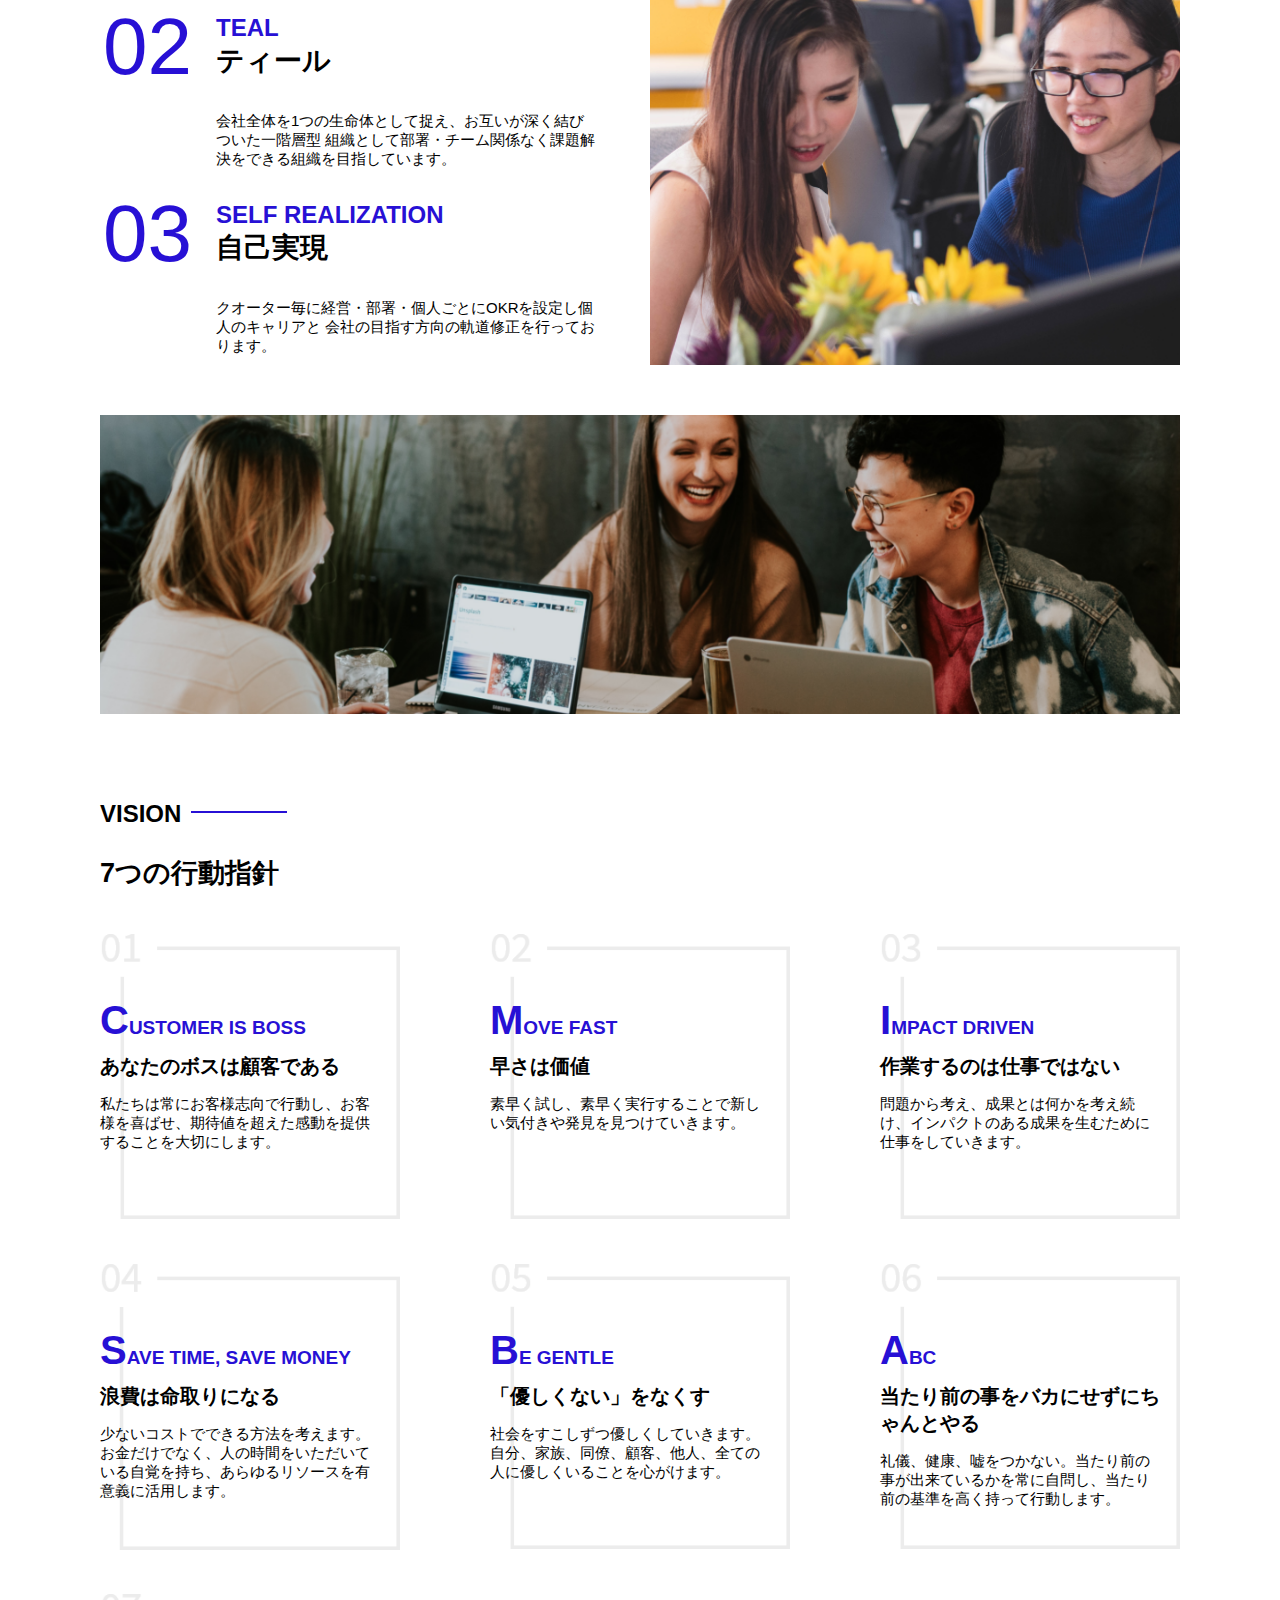
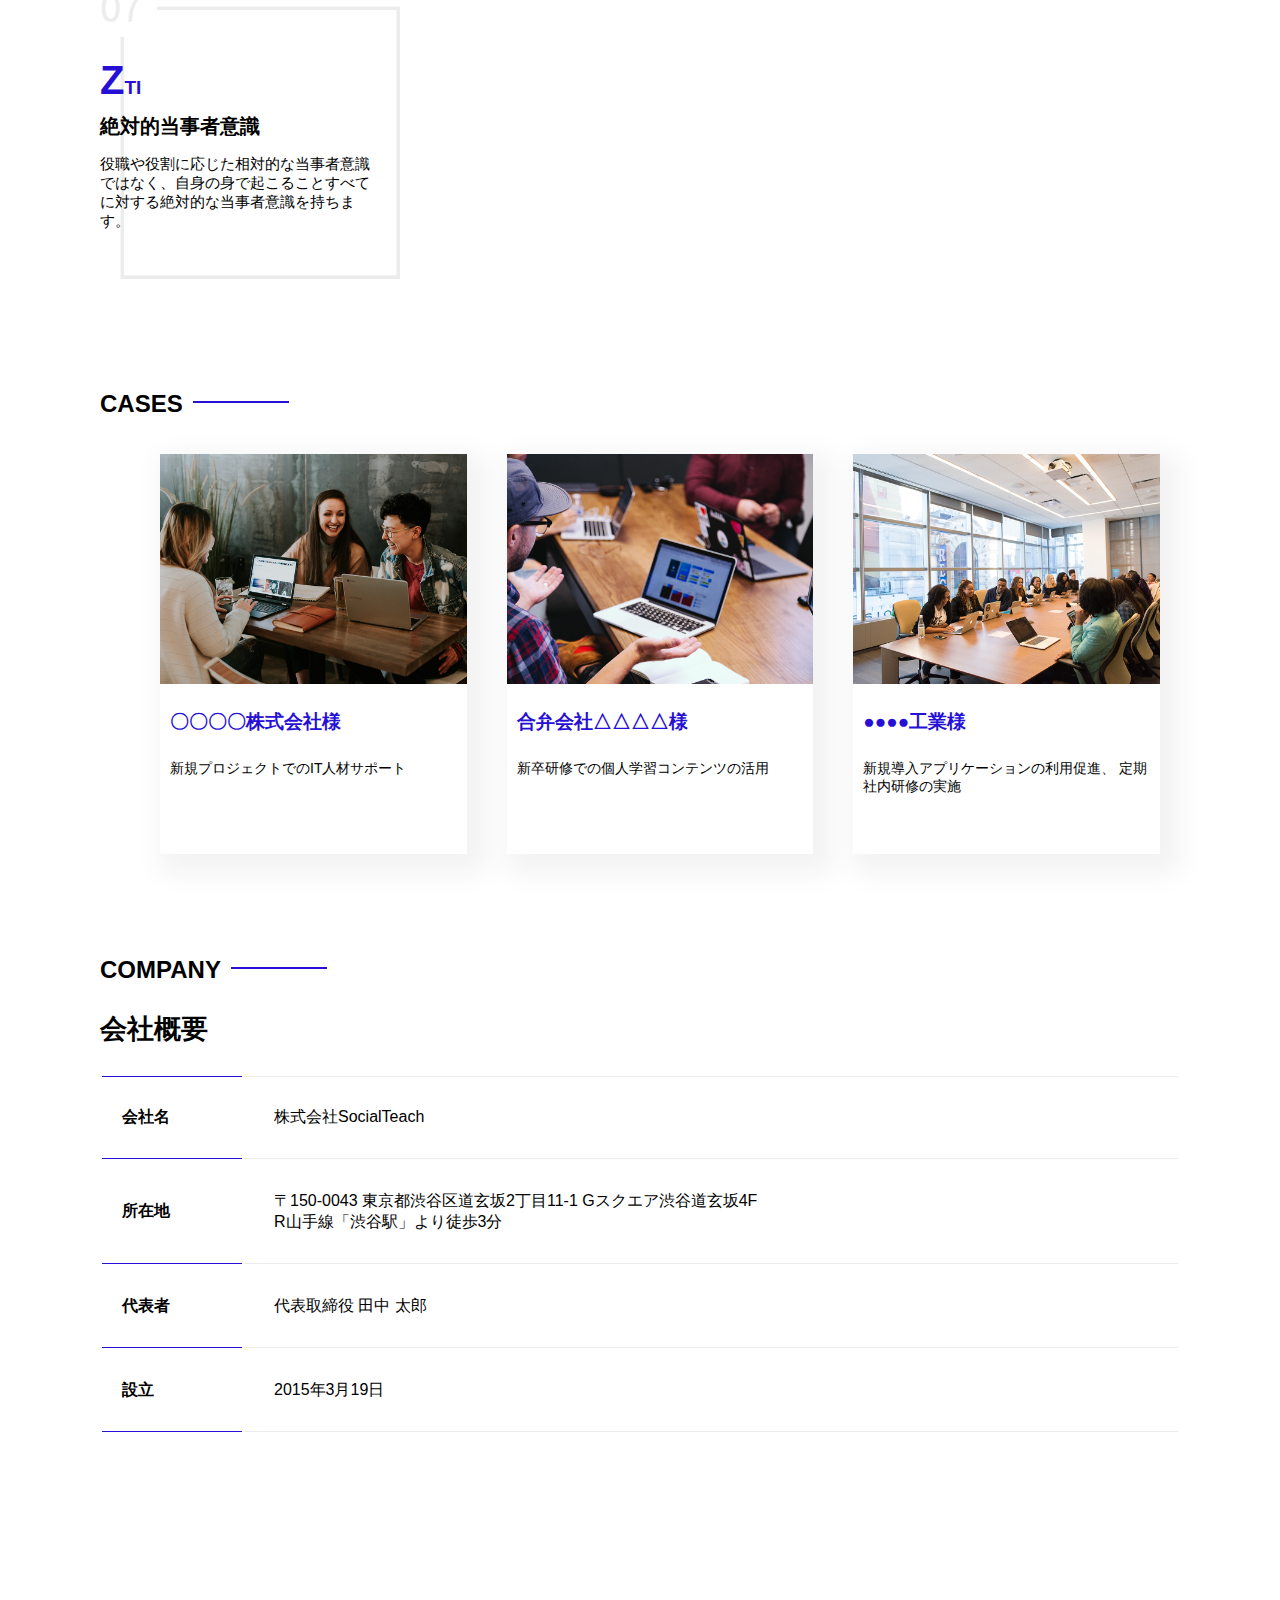
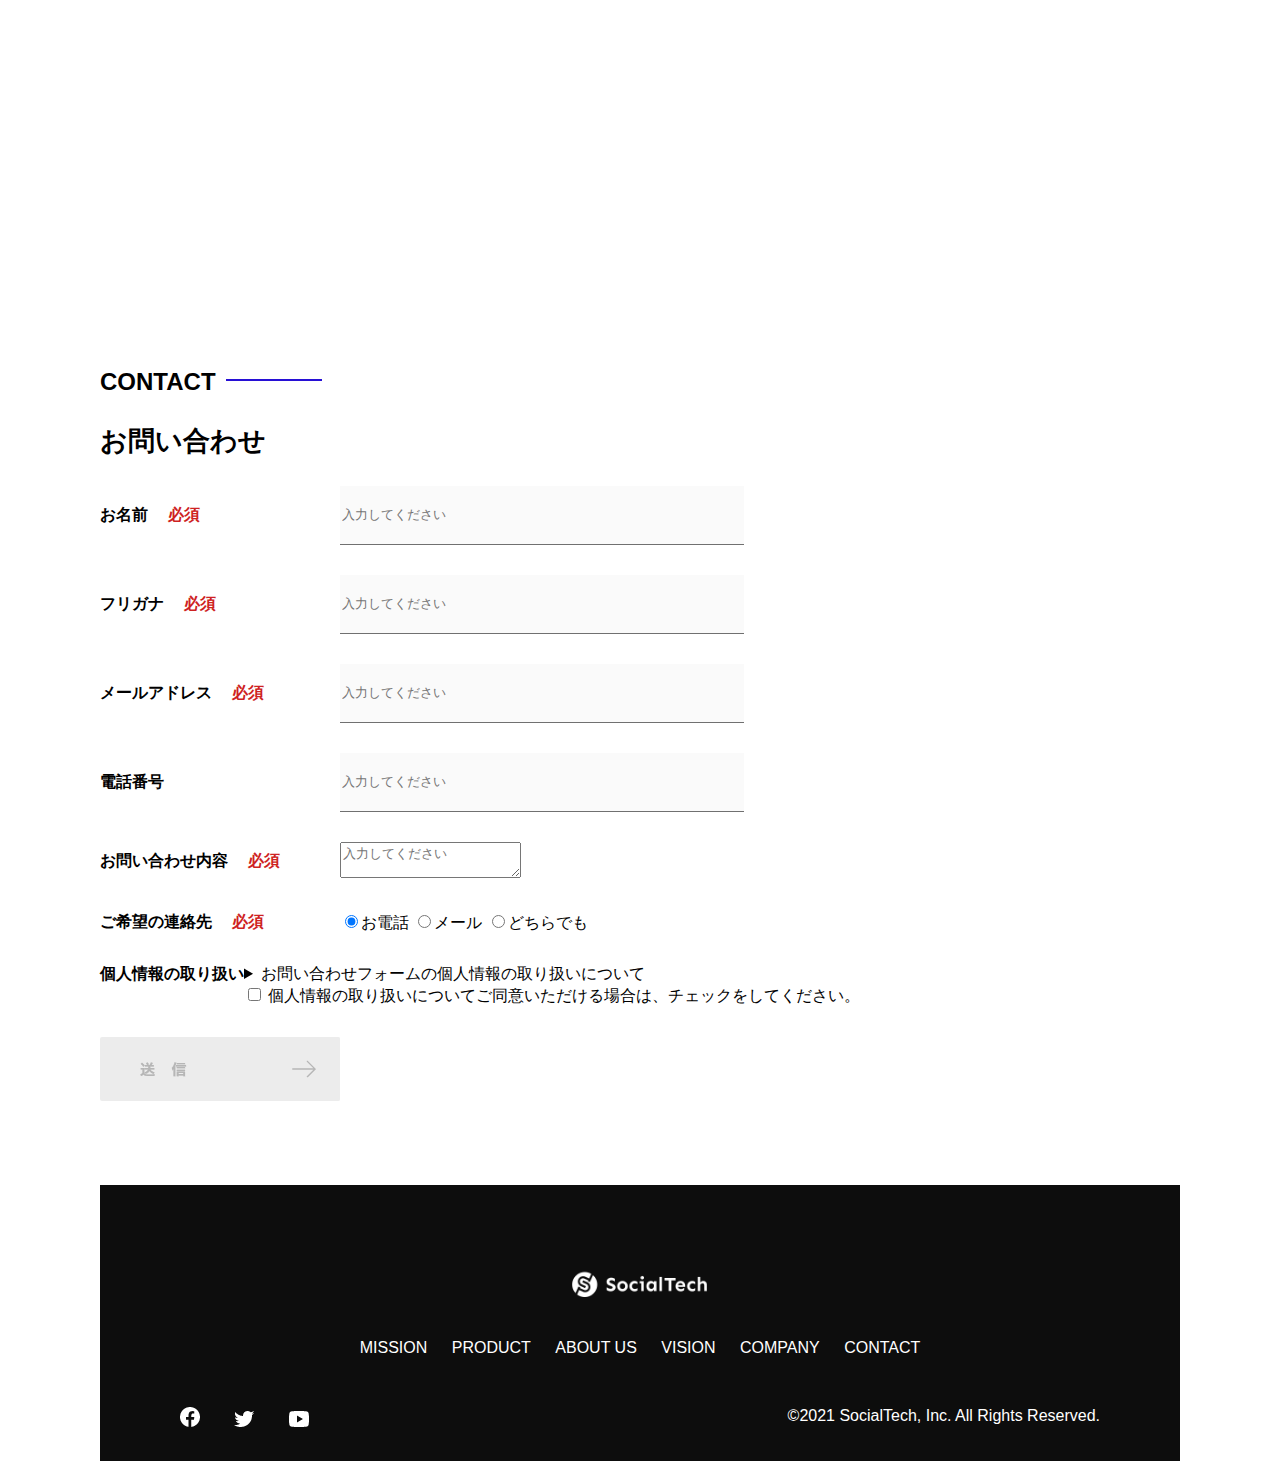
<file: socialtech/socialtech-kadai_012/index.html>
<!DOCTYPE html>
<html>

<head>
  <title>SocialTeach</title>
  <meta charset="utf-8">
  <meta name="description" content="SocialTechはEdTech業界のリーディングカンパニーを目指します。">
  <meta name="viewport" content="width-device-width, initial-scale=1.0">
  <link rel="stylesheet" href="style.css">
</head>

<body>
  <!--ヘッダー　-->
  <header>
    <!-- ロゴ　-->
    <a href="index.html" id="logo"><img src="images/logo.png" alt="トップページに戻る"></a>

    <!-- PC用ナビゲーション -->
    <nav id="nav-pc">
      <a href="mission.html">MISSION</a>
      <a href="product.html">PRODUCT</a>
      <a href="index.html#vision">VISION</a>
      <a href="index.html#company">COMPANY</a>
      <a href="index.html#contact">CONTACT</a>
    </nav>
    <!-- スマホ用メニューボタン -->
    <img id="menu-sp" src="images/button-menu.png" alt="ナビゲーションを開く"
      onclick="document.getElementById('nav-sp').style.display = 'block'">

    <!-- スマホ用ナビゲーション -->
    <nav id="nav-sp">
      <img id="close" src="images/button-close.png" alt="ナビゲーションを閉じる"
        onclick="document.getElementById('nav-sp').style.display = 'none'">
      <a id="logo-sp" href="index.html" onclick="document.getElementById('nav-sp').style.display = 'none'"><img
          src="images/logo-sp.png" alt="トップページに戻る"></a>
      <a class="menu" href="mission.html" onclick="document.getElementById('nav-sp').style.display = 'none'">MISSION</a>
      <a class="menu" href="product.html" onclick="document.getElementById('nav-sp').style.display = 'none'">PRODUCT</a>
      <a class="menu" href="index.html#aboutus" onclick="document.getElementById('nav-sp').style.display = 'none'">ABOUT
        US</a>
      <a class="menu" href="index.html#vision"
        onclick="document.getElementById('nav-sp').style.display = 'none'">VISION</a>
      <a class="menu" href="index.html#company"
        onclick="document.getElementById('nav-sp').style.display = 'none'">COMPANY</a>
      <a class="menu" href="index.html#contact"
        onclick="document.getElementById('nav-sp').style.display = 'none'">CONTACT</a>
      <div id="sns">
        <a href="https://www.facebook.com/sejuku2013"><img src="images/button-facebook.png" alt="Facebookのリンク"></a>
        <a href="https://twitter.com/samuraijuku"><img src="images/button-twitter.png" alt="Twitterのリンク"></a>
        <a href="https://www.youtube.com/channel/UCCFOQO5aDK0xXam4cUQXT8g"><img src="images/button-youtube.png"
            alt="YouTubeのリンク"></a>
      </div>
    </nav>
  </header>


  <!--======== 後略 ========-->

  </header>
  <main>
    <article>
      <!-- メインビジュアル　-->
      <section id="main-visual">
        <div id="main-message">
          <h1>WORLD PEACE</h1>
          <p>IT教育で世界平和を実現する</p>
        </div>
        <img src="images/index/index-main.png" alt="PCの周りに集まる多国籍の仲間たち">
      </section>
      <!--ミッション-->
      <section id="mission">
        <h2 class="index-h2">MISSION</h2>
        <div id="mission-flex">
          <div>
            <img id="mission-photo" src="images/index/index-mission.png" alt="屋外のベンチで写真を撮影する多国籍の仲間たち">
            <h3>世界平和の実現</h3>
            <p>
              人類の悲願である世界平和。世界平和を脅かす様々な社会問題を解決するためには、イノベーションをどんどん起こしていく必要があります。SocialTechは、プログラミング教育を通してイノベーターを輩出することで、世界平和という大きなテーマに挑んでいきます。
            </p>
          </div>
          <div>
            <img id="s2dgs" src="images/index/s2dgs.png" alt="S2DGs">
            <h3>S2DGsの実現</h3>
            <p>国連が掲げる「Sustainable Development
              Goals（持続可能な開発目標）」に含まれる17つのグローバル目標のうち、以下の5つの目標の実現をミッションとしてサービスを展開しています。</p>
            <a href="mission.html">
              <img src="images/button-more.png" alt="もっとみる">
            </a>
          </div>
        </div>
      </section>
      <!-- プロダクト -->
      <section id="product">
        <h2 class="index-h2">PRODUCT</h2>
        <div>
          <div id="product-left">
            <div>
              <img class="product-photo" src="images/index/index-mantoman.png" alt="PCでコードを書く男性">
              <div class="product-explain">
                <span>MAN TO MAN</span>
                <h3>プログラミング教育</h3>
                <p>2013年より日本で唯一の専属講師によるマンツーマンのプログラミングレッスンを開始。AI/人工知能やウェブデザインの学習も可能です。</p>
              </div>
            </div>
            <div>
              <img class="product-photo" src="images/index/index-career.png" alt="笑顔で話し合う2人の男性">
              <div class="product-explain">
                <span>CAREER</span>
                <h3>人材紹介事業</h3>
                <p>エンジニアへの転職に特化した履歴書や職務経歴書のアドバイスや面接対策を行い、豊富な求人の中から最適なキャリア選択を支援します。</p>
              </div>
            </div>
          </div>
          <!-- 修正 -->
          <div id="product-right">
            <div>
              <img class="product-photo" src="images/index/index-media.png" alt="スマートフォン操作をする人">
              <div class="product-explain">
                <span>MEDIA</span>
                <h3>プログラミング学習メディア</h3>
                <p>月間200万人に読まれる日本最大級のプログラミング学習サイト「SocialTech Blog」やYouTubeチャンネルにて学習情報を発信しています。</p>
              </div>
            </div>
            <div>
              <img class="product-photo" src="images/index/index-b2b.png" alt="講演中の男性とそれを聴く人々">
              <div class="product-explain">
                <span>B2B</span>
                <h3>法人研修事業</h3>
                <p>社員のスキルアップ・資格取得・福利厚生を目的としたプログラミング法人研修。貴社の事業モデルに合わせた研修内容の提案を致します。</p>
              </div>
            </div>
          </div>
        </div>
        <div>
          <a id="product-more" href="product.html">
            <img src="images/button-more.png" alt="もっとみる">
          </a>
        </div>
      </section>
      <!-- ABOUT US -->
      <section id="aboutus">
        <h2 class="index-h2">ABOUT US</h2>
        <h3>3つの組織文化</h3>
        <div>
          <table class="culture-table">
            <tr>
              <td>
                <span class="culture-num">01</span>
              </td>
              <td>
                <span class="culture-en">FLEXIBLE</span>
                <span class="culture-jp">フレキシブル</span>
              </td>
            </tr>
            <tr>
              <td>
                <!-- 空のセル -->
              </td>
              <td>
                <p class="culture-description">
                  リモートワーク、フルフレックス、副業推奨など1人1人が最大限のパフォーマンスを発揮できる柔軟な働き方を促進しています。
                </p>
              </td>
            </tr>
            <tr>
              <td>
                <span class="culture-num">02</span>
              </td>
              <td>
                <span class="culture-en">TEAL</span>
                <span class="culture-jp">ティール</span>
              </td>
            </tr>
            <tr>
              <td>
                <!-- 空のセル -->
              </td>
              <td>
                <p class="culture-description">
                  会社全体を1つの生命体として捉え、お互いが深く結びついた一階層型
                  組織として部署・チーム関係なく課題解決をできる組織を目指しています。
                </p>
              </td>
            </tr>
            <tr>
              <td>
                <span class="culture-num">03</span>
              </td>
              <td>
                <span class="culture-en">SELF REALIZATION</span>
                <span class="culture-jp">自己実現</span>
              </td>
            </tr>
            <tr>
              <td>
                <!-- 空のセル -->
              </td>
              <td>
                <p class="culture-description">
                  クオーター毎に経営・部署・個人ごとにOKRを設定し個人のキャリアと
                  会社の目指す方向の軌道修正を行っております。
                </p>
              </td>
            </tr>
          </table>
          <img class="culture-img" src="images/index/index-aboutus1.png" alt="笑顔で話し合う２人の女性">
        </div>
        <img class="culture-img2" src="images/index/index-aboutus2.png" alt="笑顔で話し合う３人の男女">
      </section>
      <!-- VISION -->
      <section id="vision">
        <h2 class="index-h2">VISION</h2>
        <h3>7つの行動指針</h3>
        <div>
          <div class="vision-box">
            <img src="images/index/vision-01.png" alt="01">
            <span>
              <h4>CUSTOMER IS BOSS</h4>
              <h5>あなたのボスは顧客である</h5>
              <p>私たちは常にお客様志向で行動し、お客様を喜ばせ、期待値を超えた感動を提供することを大切にします。</p>
            </span>
          </div>
          <div class="vision-box">
            <img src="images/index/vision-02.png" alt="02">
            <span>
              <h4>MOVE FAST</h4>
              <h5>早さは価値</h5>
              <p>素早く試し、素早く実行することで新しい気付きや発見を見つけていきます。</p>
            </span>
          </div>
          <div class="vision-box">
            <img src="images/index/vision-03.png" alt="03">
            <span>
              <h4>IMPACT DRIVEN</h4>
              <h5>作業するのは仕事ではない</h5>
              <p>問題から考え、成果とは何かを考え続け、インパクトのある成果を生むために仕事をしていきます。</p>
            </span>
          </div>
          <div class="vision-box">
            <img src="images/index//vision-04.png" alt="04">
            <span>
              <h4>SAVE TIME, SAVE MONEY</h4>
              <h5>浪費は命取りになる</h5>
              <p>少ないコストでできる方法を考えます。お金だけでなく、人の時間をいただいている自覚を持ち、あらゆるリソースを有意義に活用します。</p>
            </span>
          </div>
          <div class="vision-box">
            <img src="images/index/vision-05.png" alt="05">
            <span>
              <h4>BE GENTLE</h4>
              <h5>「優しくない」をなくす</h5>
              <p>社会をすこしずつ優しくしていきます。自分、家族、同僚、顧客、他人、全ての人に優しくいることを心がけます。</p>
            </span>
          </div>
          <div class="vision-box">
            <img src="images/index/vision-06.png" alt="06">
            <span>
              <h4>ABC</h4>
              <h5>当たり前の事をバカにせずにちゃんとやる</h5>
              <p>礼儀、健康、嘘をつかない。当たり前の事が出来ているかを常に自問し、当たり前の基準を高く持って行動します。</p>
            </span>
          </div>
          <div class="vision-box">
            <img src="images/index/vision-07.png" alt="07">
            <span>
              <h4>ZTI</h4>
              <h5>絶対的当事者意識</h5>
              <p>役職や役割に応じた相対的な当事者意識ではなく、自身の身で起こることすべてに対する絶対的な当事者意識を持ちます。</p>
            </span>
          </div>
        </div>
      </section>
      <!-- CASES -->
      <section id="cases">
        <h2 class="index-h2">CASES</h2>
        <ul>
          <li class="case-card">
            <img class="case-img" src="images_02/index/case-1.png" alt="仲良く語り合う３人">
            <div class="cases-info">
              <h4 class="case-name">〇〇〇〇株式会社様</h4>
              <p class="case-content">新規プロジェクトでのIT人材サポート</p>
          </li>
          <li class="case-card">
            <img class="case-img" src="images_02/index/case-2.png" alt="PCでコンテンツを見る">
            <div class="cases-info">
              <h4 class="case-name">合弁会社△△△△様</h4>
              <p class="case-content">新卒研修での個人学習コンテンツの活用</p>
          </li>
          <li class="case-card">
            <img class="case-img" src="images_02/index/case-3.png" alt="社内研修中の会議室">
            <div class="cases-info">
              <h4 class="case-name">●●●●工業様</h4>
              <p class="case-content">新規導入アプリケーションの利用促進、
                定期社内研修の実施</p>
          </li>
        </ul>
      </section>
      <!--COMPANY -->
      <section id="company">
        <h2 class="index-h2">COMPANY</h2>
        <h3>会社概要</h3>
        <table id="company-table">
          <tr>
            <th class="tableheader-first">会社名</th>
            <td class="cell-first">株式会社SocialTeach</td>
          </tr>
          <tr>
            <th class="tableheader">所在地</th>
            <td class="cell">〒150-0043 東京都渋谷区道玄坂2丁目11-1 Gスクエア渋谷道玄坂4F<br>R山手線「渋谷駅」より徒歩3分</td>
          </tr>
          <tr>
            <th class="tableheader">代表者</th>
            <td class="cell">代表取締役 田中 太郎</td>
          </tr>
          <tr>
            <th class="tableheader">設立</th>
            <td class="cell">2015年3月19日</td>
          </tr>
        </table>
        <iframe
          src="https://www.google.com/maps/embed?pb=!1m18!1m12!1m3!1d3241.7771749825088!2d139.6935948757867!3d35.657861172594835!2m3!1f0!2f0!3f0!3m2!1i1024!2i768!4f13.1!3m3!1m2!1s0x60188b55ffeaaaab%3A0x552bb81dbe5fefb7!2z44CSMTUwLTAwNDMg5p2x5Lqs6YO95riL6LC35Yy66YGT546E5Z2C77yS5LiB55uu77yR77yR4oiS77yR77yR!5e0!3m2!1sja!2sjp!4v1694316470280!5m2!1sja!2sjp"
          width="600" height="450" style="border:0;" allowfullscreen="" loading="lazy"
          referrerpolicy="no-referrer-when-downgrade">
        </iframe>
      </section>
      <!--　お問い合わせフォーム　-->
      <section id="contact">
        <h2 class="index-h2">CONTACT</h2>
        <h3>お問い合わせ</h3>
        <!-- STATIC FORMSのフォームタグ　-->
        <form action="https://api.staticforms.xyz/submit" method="post">
          <input type="text" name="honeypot" style="display:none">
          <!-- STATIC FORMSのアクセスキー -->
          <input type="hidden" name="accessKey" value="5ecce1d2-2993-4766-90f9-6c9c4b8a160e">
          <!--メールのタイトル-->
          <input type="hidden" name="subject" value="お問い合わせフォーム" />
          <!--送信先のメールアドレスをvalueに設定する-->
          <input type="hidden" name="replyTo" value="ajyugreen8181@icloud.com">
          <!--redirectToのURLは公開後のURLへリンクする-->
          <input type="hidden" name="redirectTo" value="">
          <div>
            <div class="contact-heading">
              <label class="contact-label">お名前<span class="contact-span">必須</span></label>
            </div>
            <div>
              <input type="text" name="name" placeholder="入力してください" class="contact-textbox">
            </div>
          </div>
          <div>
            <div class="contact-heading">
              <label class="contact-label">フリガナ<span class="contact-span">必須</span></label>
            </div>
            <div>
              <input type="text" name="hurigana" placeholder="入力してください" class="contact-textbox">
            </div>
          </div>
          <div>
            <div class="contact-heading">
              <label class="contact-label">メールアドレス<span class="contact-span">必須</span></label>
            </div>
            <div>
              <input type="text" name="email" placeholder="入力してください" class="contact-textbox">
            </div>
          </div>
          <div>
            <div class="contact-heading">
              <label class="contact-label">電話番号</label>
            </div>
            <div>
              <input type="text" name="tel" placeholder="入力してください" class="contact-textbox">
            </div>
          </div>
          <div>
            <div class="contact-heading">
              <label class="contact-label">お問い合わせ内容<span class="contact-span">必須</span></label>
            </div>
            <div>
              <textarea class="contact-textarea" placeholder="入力してください" name="message"></textarea>
            </div>
          </div>
          <div>
            <div class="contact-heading">
              <label class="contact-label">ご希望の連絡先<span class="contact-span">必須</span></label>
            </div>
            <div>
              <input class="radiobutton" type="radio" value="tel" name="contact" checked><label>お電話</label>
              <input class="radiobutton" type="radio" value="mail" name="contact"><label>メール</label>
              <input class="radiobutton" type="radio" value="both" name="contact"><label>どちらでも</label>
            </div>
          </div>
          <div>
            <div class="contact-haeding">
              <label class="contact-label">個人情報の取り扱い</label>
            </div>
            <div>
              <details>
                <summary>お問い合わせフォームの個人情報の取り扱いについて</summary>
                <div>
                  <span>１．組織の名称又は氏名</span><br>
                  株式会社SocialTech<br><br>
                  <span>２．個人情報保護管理者（若しくはその代理人）の氏名又は職名、所属及び連絡先
                    鈴木 一郎 コーポレート部</span><br>
                  メールアドレス:support@socialtech.net<br>
                  TEL:03-xxxx-xxxx<br>
                  <span>３．個人情報の利用目的</span><br>
                  ・本サービス及び本サービスに関連する情報の提供又はそれらに関する連絡のため<br>
                  ・ユーザーの本人確認のため<br>
                  ・当社サービスのご案内のため<br>
                  ・当社の商品等の広告または宣伝（電子メールによるものを含むものとします。）<br><br>
                  <span>４．個人情報の取り扱い業務の委託</span><br>
                  個人情報の取扱業務の全部または一部を外部に業務委託する場合があります。<br>
                  その際、弊社は、個人情報を適切に保護できる管理体制を敷き実行していることを条件として<br>
                  委託先を厳選したうえで、機密保持契約を委託先と締結し、お客様の個人情報を厳密に管理させます。<br><br>
                  <span>５．個人情報の開示等の請求</span><br>
                  お客様は、弊社に対してご自身の個人情報の開示等（利用目的の通知、開示、内容の訂正・追加・削除、利用の停止または消去、第三者への提供の停止）に関して、当社問合わせ窓口に申し出ることができます。<br>
                  その際、弊社はお客様ご本人を確認させていただいたうえで、合理的な期間内に対応いたします。<br><br>
                  なお、個人情報に関する弊社問合わせ先は、次の通りです。<br><br>
                  株式会社SocialTech 個人情報問合せ窓口<br>
                  〒150-0043 東京都渋谷区道玄坂2丁目11-1 Ｇスクエア渋谷道玄坂 4F<br>
                  メールアドレス:support@socialtech.net TEL:03-xxxx-xxxx<br><br>
                  <span>６．個人情報を提供されることの任意性について</span><br><br>
                  お客様がご自身の個人情報を弊社に提供されるか否かは、お客様のご判断によりますが、もしご提供されない場合には、適切なサービスが提供できない場合がありますので予めご了承ください。
                </div>
              </details>
              <input type="checkbox" name="agree">
              <span>個人情報の取り扱いについてご同意いただける場合は、チェックをしてください。</span>
            </div>
          </div>
          <input type="image" src="images/button-submit.png" alt="送信する">
          <span></span>
        </form>
      </section>
    </article>
    <footer>
      <div id="footer-logo">
        <img src="images/logo-sp.png" alt="SocialTeach">
      </div>
      <div id="footer-link">
        <a href="mission.html">MISSION</a>
        <a href="product.html">PRODUCT</a>
        <a href="index.html#aboutus">ABOUT US</a>
        <a href="index.html#vision">VISION</a>
        <a href="index.html#company">COMPANY</a>
        <a href="index.html#contact">CONTACT</a>
      </div>
      <div id="sns-footer">
        <a href="https://www.facebook.com/sejuku2013"><img src="images/button-facebook.png" alt="Facebookのリンク"></a>
        <a href="https://twitter.com/samuraijuku"><img src="images/button-twitter.png" alt="Twitterのリンク"></a>
        <a href="https://www.youtube.com/channel/UCCFOQO5aDK0xXam4cUQXT8g"><img src="images/button-youtube.png"
            alt="YouTubeのリンク"></a>
        <span id="copyright">&copy;2021 SocialTech, Inc. All Rights Reserved. </span>
      </div>
      </div>
    </footer>
  </main>

</body>

</html>
</file>
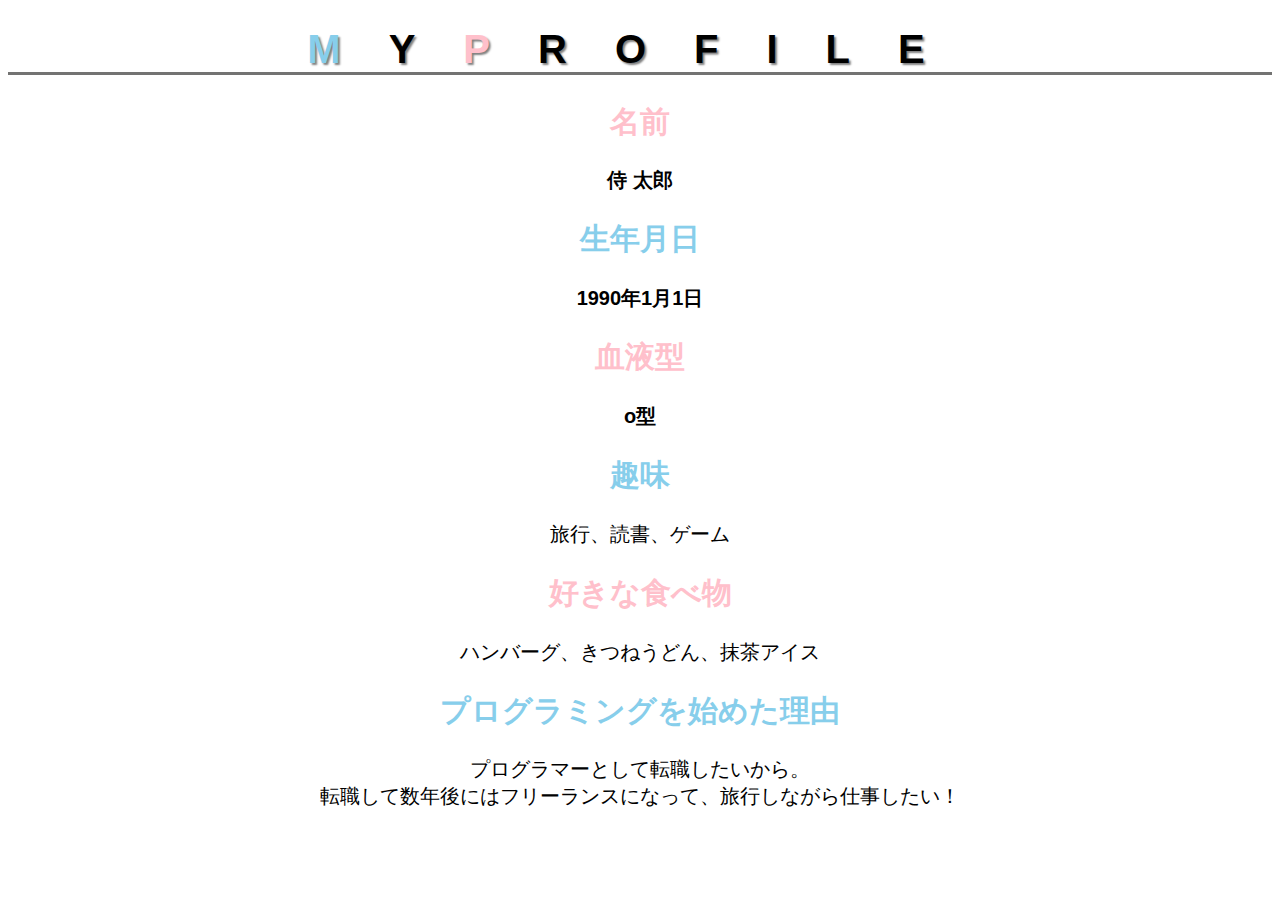
<file: kadai_014/kadai_014.html>
<!DOCTYPE html>
<html>

<head>
  <title>14章課題です</title>
  <meta name="description" content="このページは14章の課題です。">
  <meta charset="utf-8">
  <link rel="stylesheet" href="style.css">
  <link rel="preconnect" href="https://fonts.googleapis.com">
<link rel="preconnect" href="https://fonts.gstatic.com" crossorigin>
<link href="https://fonts.googleapis.com/css2?family=Josefin+Sans&family=Noto+Serif+JP&display=swap" rel="stylesheet">
</head>

<body>
  <h1><span class="color-skyblue">M</span>Y<span class="color-pink">P</span>ROFILE</h1>
  <id div="basic">
    <h2 class="pink">名前</h2>
    <p class="decoration">侍 太郎</p>
    <h2 class="skyblue">生年月日</h2>
    <p class="decoration"">1990年1月1日</p>
    <h2 class="pink">血液型</h2>
    <p class="decoration">o型</p>
  </id>
  <h2 class="skyblue">趣味</h2>
  <p>旅行、読書、ゲーム</p>
  <h2 class="pink">好きな食べ物</h2>
  <p>ハンバーグ、きつねうどん、抹茶アイス</p>
  <h2 class="skyblue">プログラミングを始めた理由</h2>
  <p>プログラマーとして転職したいから。<br>
    転職して数年後にはフリーランスになって、旅行しながら仕事したい！</p>
</body>
</html>
</file>
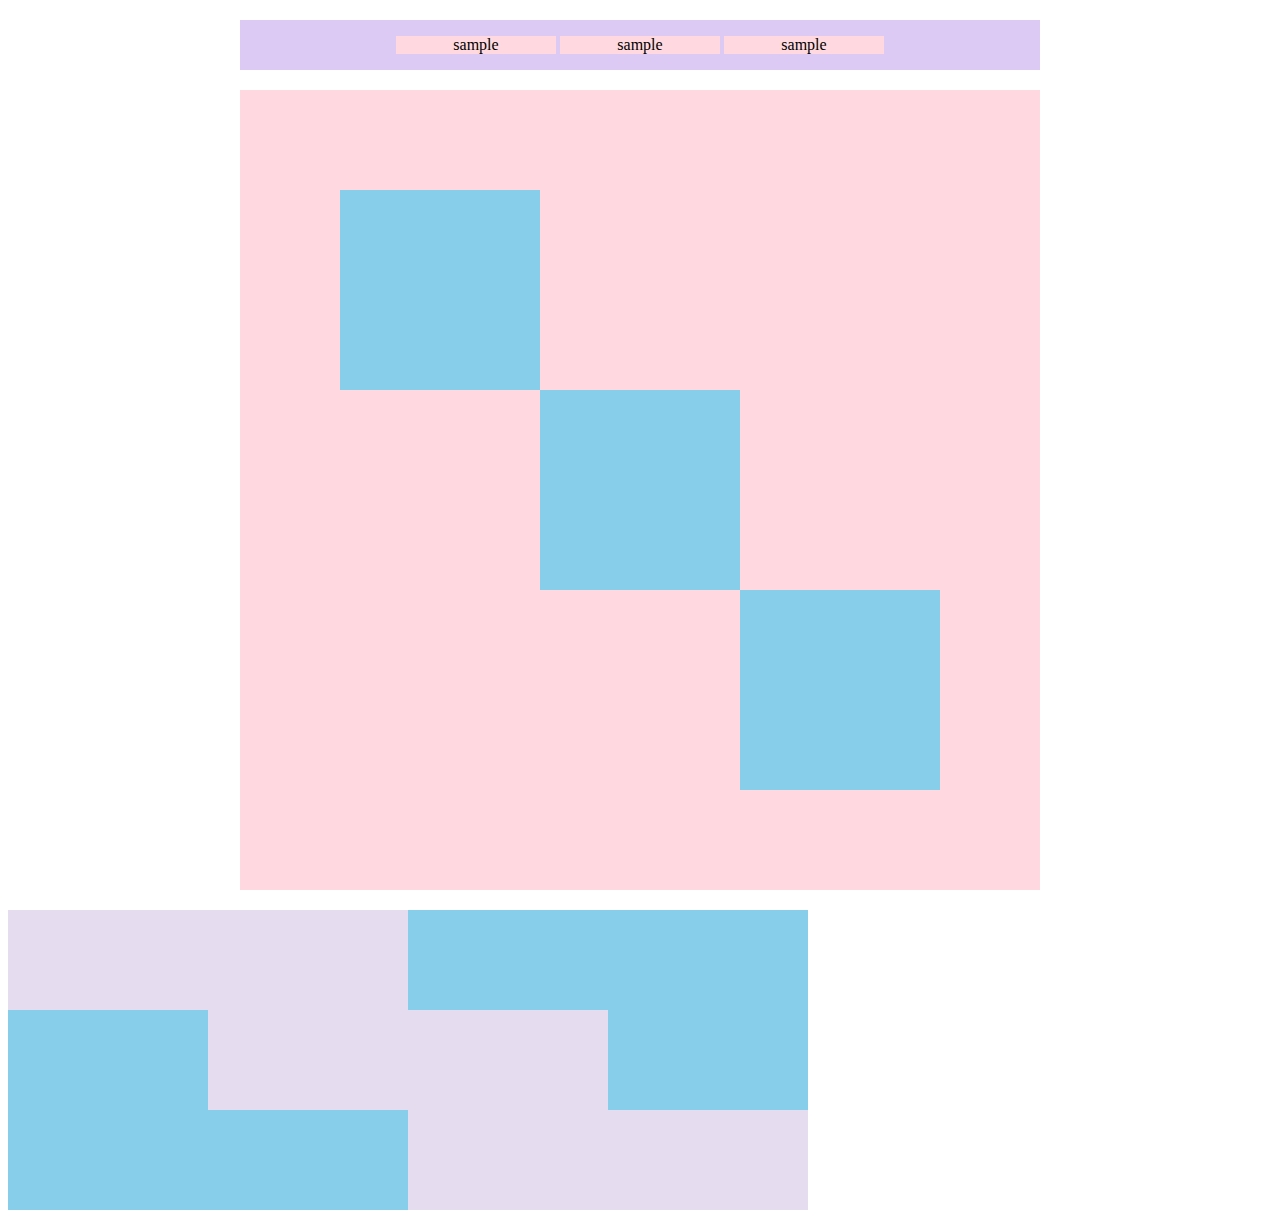
<file: kadai_018/kadai_018.html>
<!DOCTYPE html>
<html>
  <head>
    <title>18章課題です</title>
    <meta name="description" content="このページは18章課題です。">
    <link rel="stylesheet" href="style.css">
    <meta charset="utf-8">
  </head>
  <body>
   <div id="top" >
    <p class="top-child">sample</p>
    <p class="top-child">sample</p>
    <p class="top-child">sample</p>
   </div>
   <div id="middle">
    <div id="middle-child01"></div>
    <div id="middle-child02"></div>
    <div id="middle-child03"></div>
   </div>
   <div id="bottom">
    <div id="bottom-child01"></div>
    <div id="bottom-child02"></div>
    <div id="bottom-child03"></div>
    </div>
  </body>
</html>
</file>
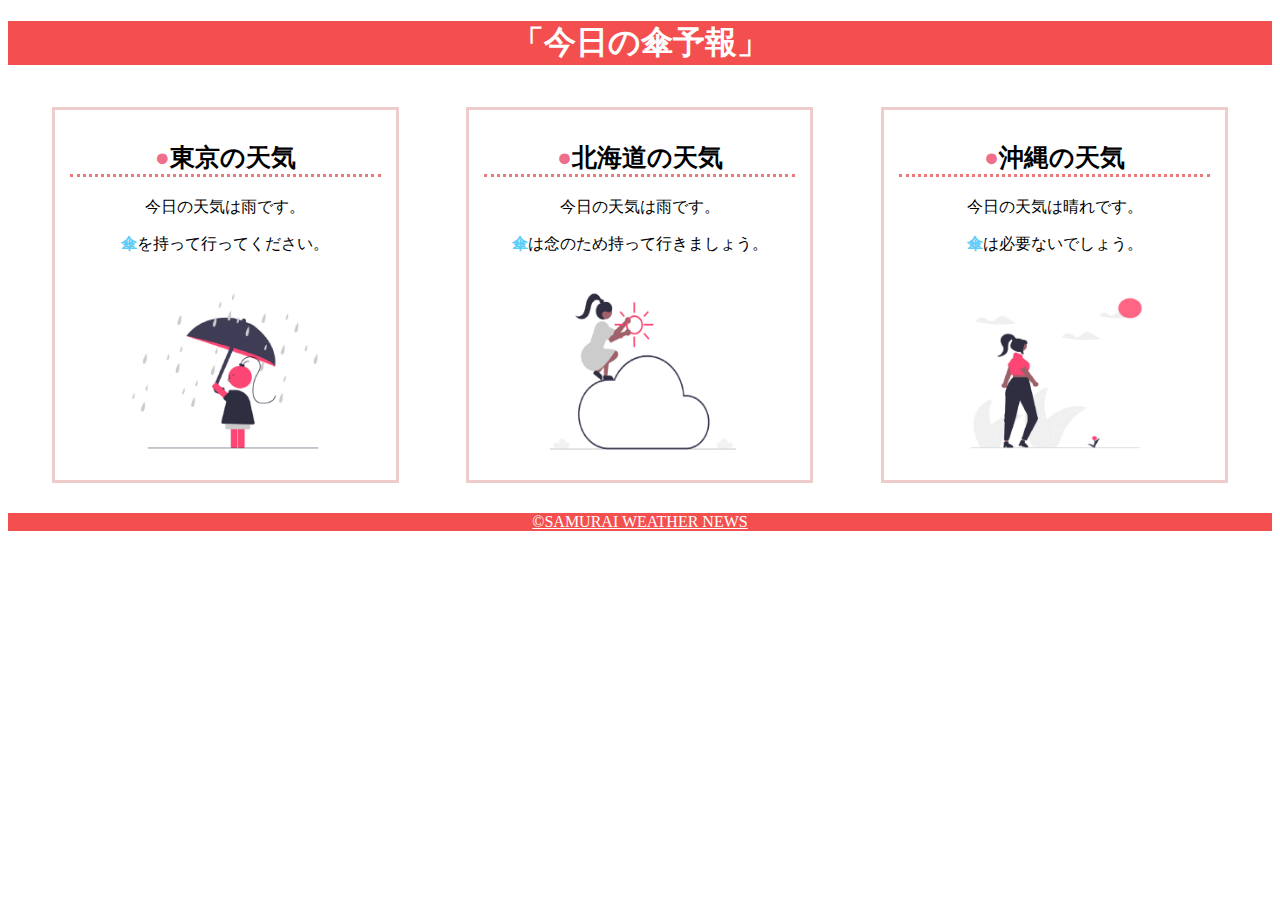
<file: kadai_022/kadai_022.html>
<!DOCTYPE html>
<html>

<head>
  <title>22章課題です。</title>
  <meta name="description" content="このページは22章の課題です。">
  <meta charset="utf-8">
  <meta name="viewport" content="width=device-width, initial-scale=1.0">
  <link rel="stylesheet" href="style.css">
</head>

<body>
  <header>
    <h1>「今日の傘予報」</h1>
  </header>
  <main>
    <div id="parent">
      <div class="contents">
        <h2>東京の天気</h2>
        <p>今日の天気は雨です。</p>
        <p>傘を持って行ってください。</p>
        <img src="images/rainy.png">
      </div>
      <div class="contents">
        <h2>北海道の天気</h2>
        <p>今日の天気は雨です。</p>
        <p>傘は念のため持って行きましょう。</p>
        <img src="images/cloudy.png">
      </div>
      <div class="contents">
        <h2>沖縄の天気</h2>
        <p>今日の天気は晴れです。</p>
        <p>傘は必要ないでしょう。</p>
        <img src="images/sunny.png">
      </div>
  </main>
  <footer>
    <a href="https://www.sejuku.net/corp/">&copy;SAMURAI WEATHER NEWS</a>
  </footer>
</body>

</html>
</file>
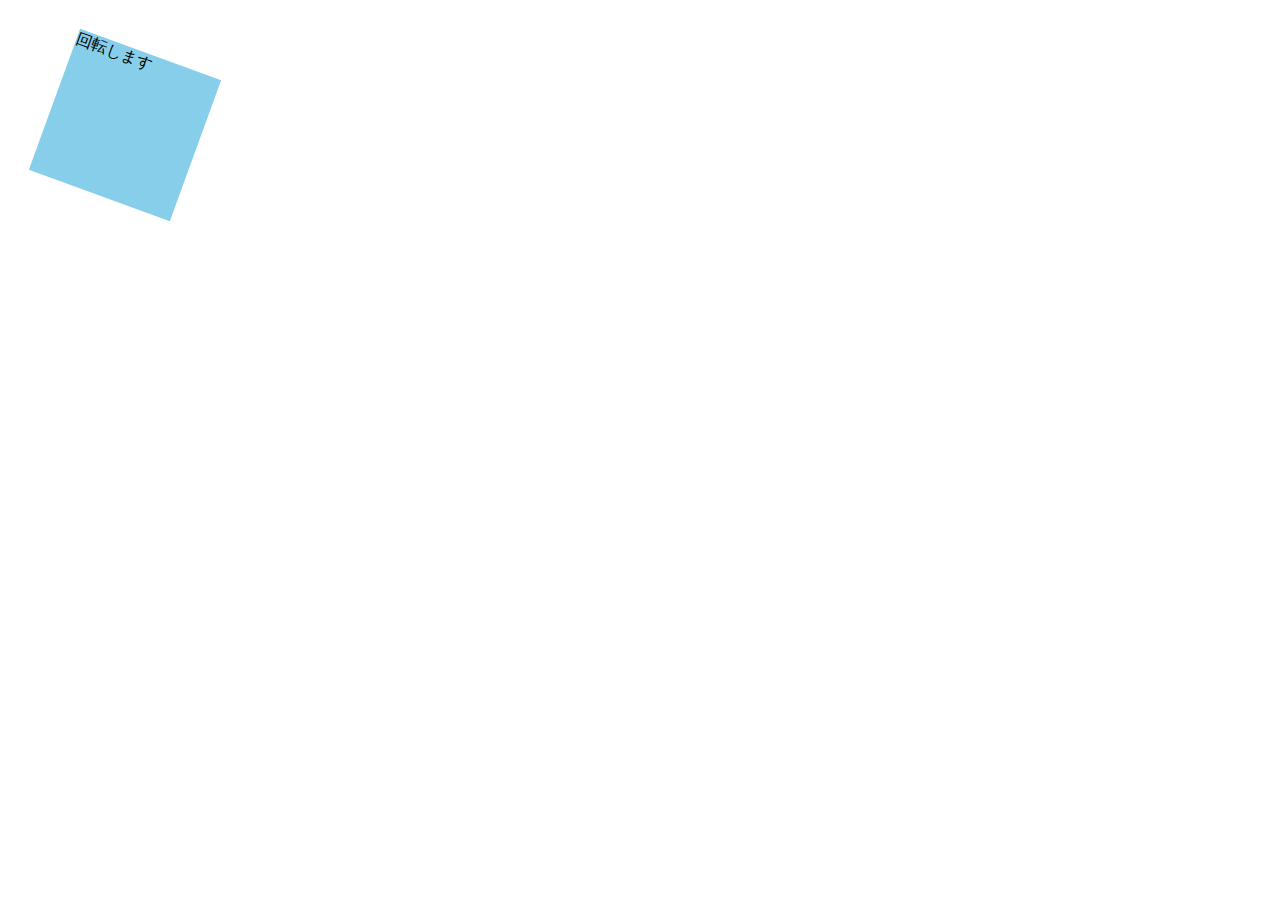
<file: kadai_mdn_css/mdn.html>
<!DOCTYPE html>
<html>

<head>
  <title>CSSをMDNで装飾しよう</title>
  <meta name="description" content="このページはCSSをMDNで装飾をします。">
  <meta charset="utf-8">
  <link rel="stylesheet" href="CSS.css">
</head>

<body>
  <div>
    <div class="rotate_test">回転します</div>
  </div>

</body>

</html>
</file>
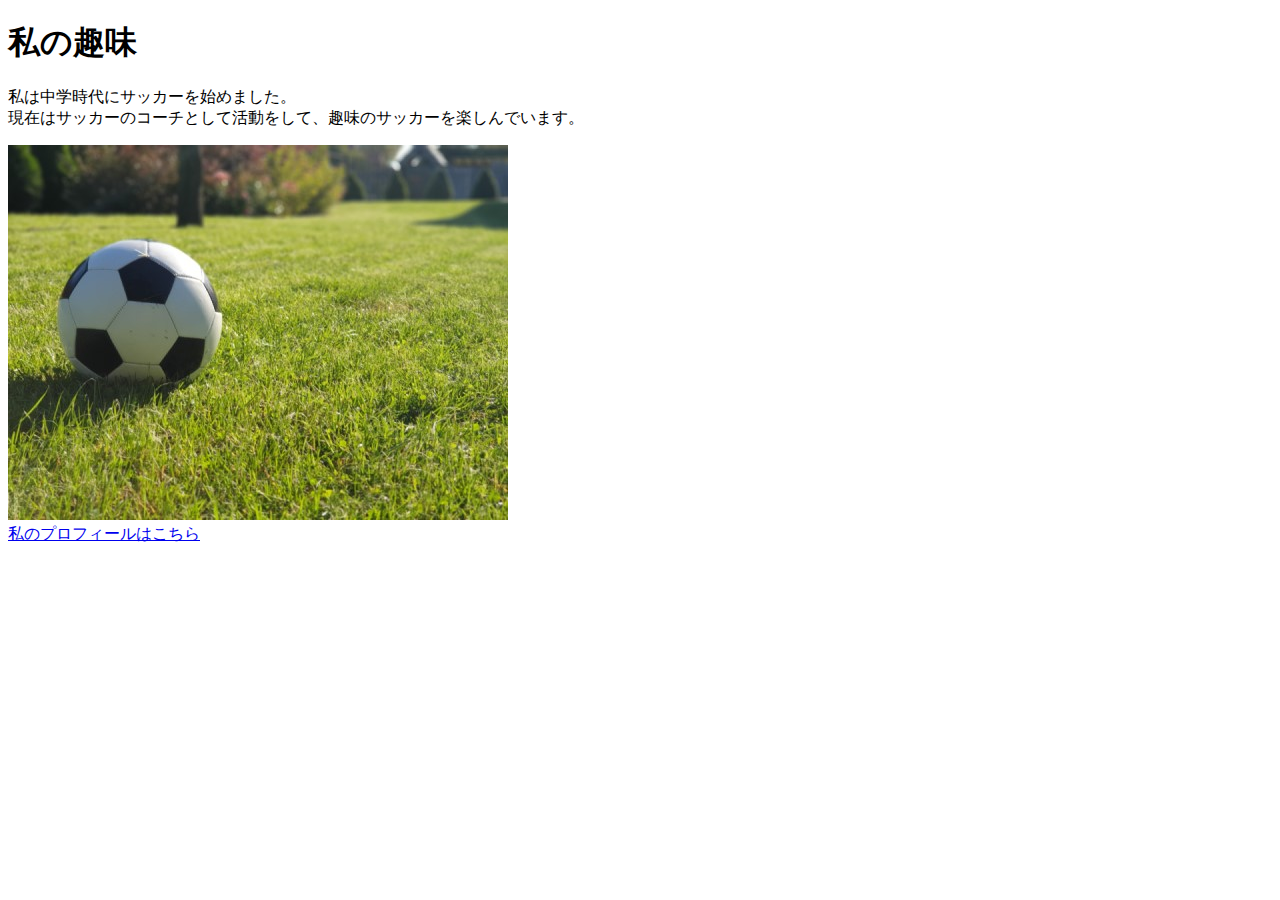
<file: kadai_005/html/kadai_005.html>
<!DOCTYPE html>
<html>
  <head>
  <title>5章課題</title>
  <meta name="description" content="このページは５章の課題です。">
  <meta charset="utf-8">
  </head>

  <body>
  <h1>私の趣味</h1>
  <p>私は中学時代にサッカーを始めました。
  <br>現在はサッカーのコーチとして活動をして、趣味のサッカーを楽しんでいます。</p>
  <img src="../images/sample.jpg">
  <a href="https://twitter.com/samuraijuku">
    <br>私のプロフィールはこちら </a>
  </body>
</html>
</file>
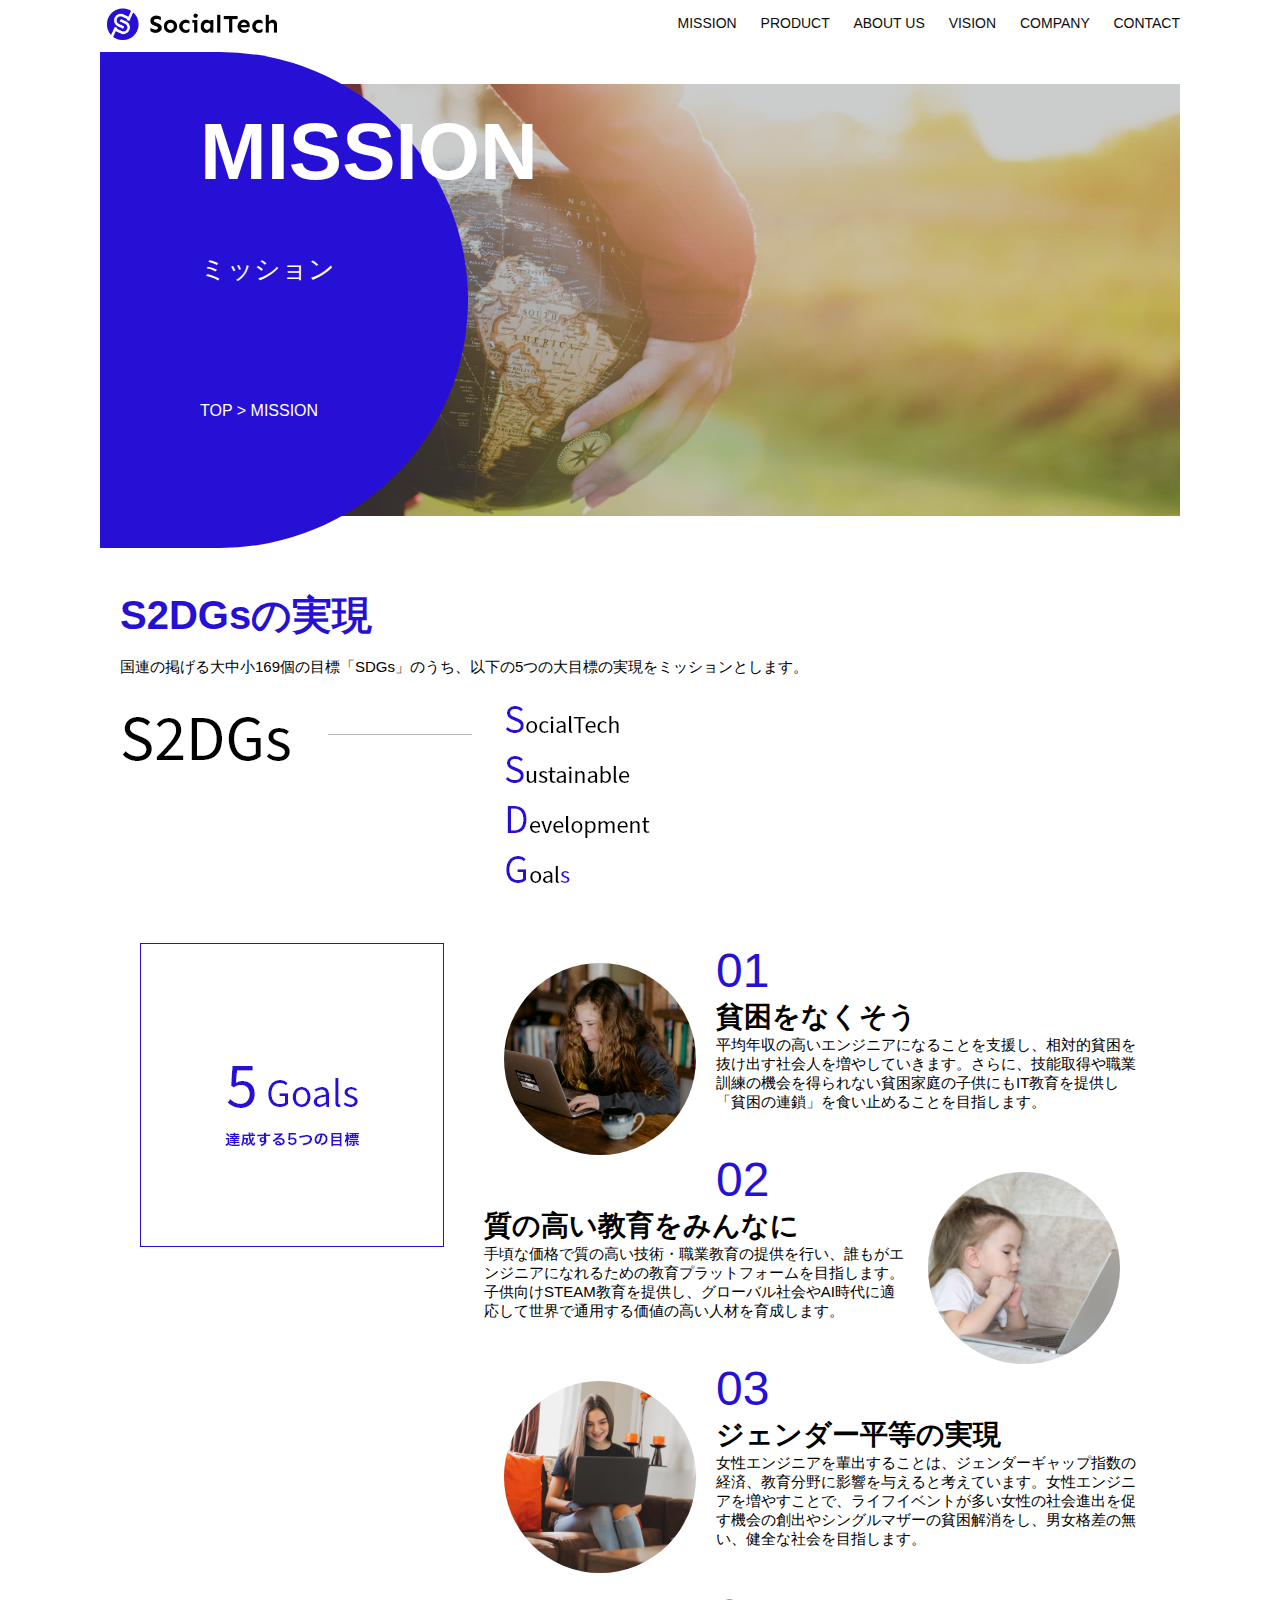
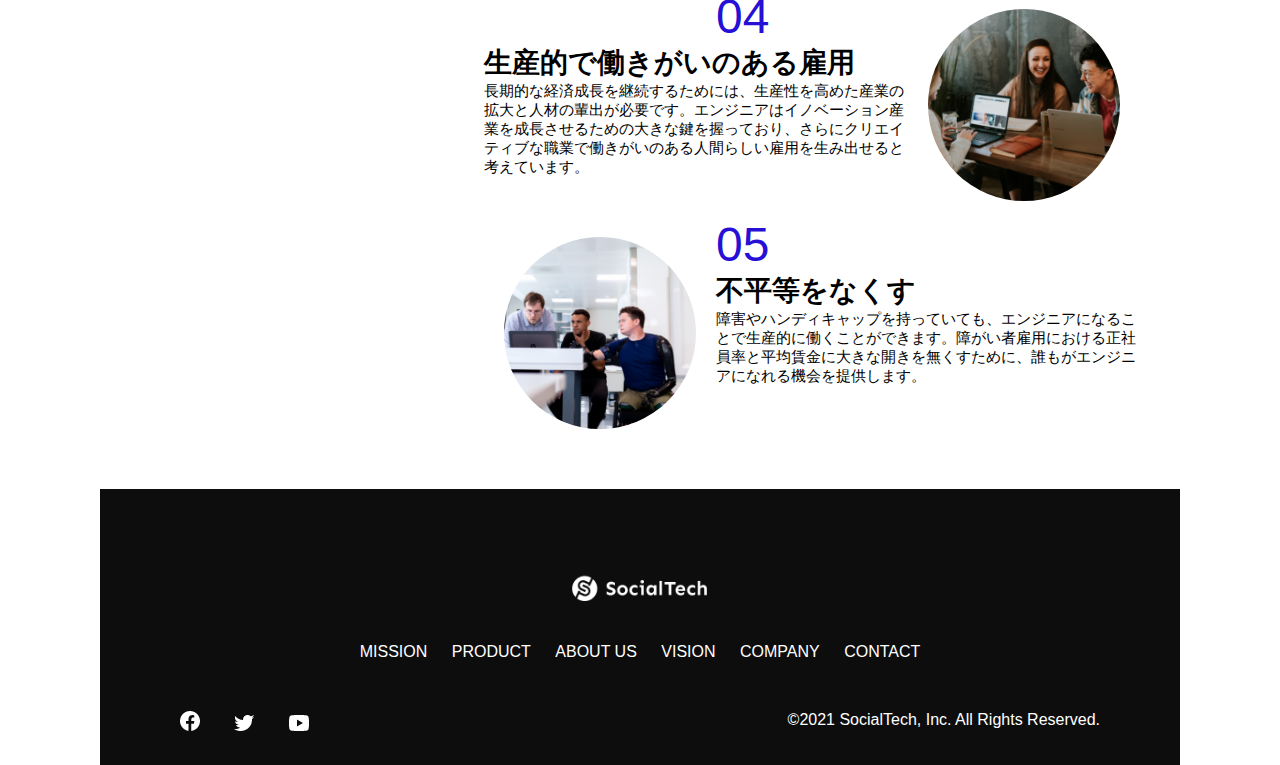
<file: socialtech/socialtech-kadai_012/mission.html>
<!DOCTYPE html>
  <html>
  <head>
    <title>SocialTech - MISSION ミッション -</title>
    <meta charset="UTF-8">
    <meta name="description" content="SocialTechが目指す5つの目標（S2DGs）を紹介します">
    <meta name="viewport" content="width=device-width, initial-scale=1.0">
    <link rel="stylesheet" href="style.css">
  </head>
 
  <body>
    <!-- ヘッダー -->
    <header>
      <!-- ロゴ -->
      <a href="index.html" id="logo"><img src="images/logo.png" alt="トップページに戻る"></a>
  
      <!-- PC用ナビゲーション -->
      <nav id="nav-pc">
        <a href="mission.html">MISSION</a>
        <a href="product.html">PRODUCT</a>
        <a href="index.html#aboutus">ABOUT US</a>
        <a href="index.html#vision">VISION</a>
        <a href="index.html#company">COMPANY</a>
        <a href="index.html#contact">CONTACT</a>
      </nav>
  
      <!-- スマホ用メニューボタン -->
      <img id="menu-sp" src="images/button-menu.png" alt="ナビゲーションを開く" onclick="document.getElementById('nav-sp').style.display = 'block'">
  
      <!-- スマホ用ナビゲーション -->
      <nav id="nav-sp">
        <img id="close" src="images/button-close.png" alt="ナビゲーションを閉じる" onclick="document.getElementById('nav-sp').style.display = 'none'">
        <a id="logo-sp" href="index.html" onclick="document.getElementById('nav-sp').style.display = 'none'"><img
            src="images/logo-sp.png" alt="トップページに戻る"></a>
        <a class="menu" href="mission.html" onclick="document.getElementById('nav-sp').style.display = 'none'">MISSION</a>
        <a class="menu" href="product.html" onclick="document.getElementById('nav-sp').style.display = 'none'">PRODUCT</a>
        <a class="menu" href="index.html#aboutus" onclick="document.getElementById('nav-sp').style.display = 'none'">ABOUT
          US</a>
        <a class="menu" href="index.html#vision"
          onclick="document.getElementById('nav-sp').style.display = 'none'">VISION</a>
        <a class="menu" href="index.html#company"
          onclick="document.getElementById('nav-sp').style.display = 'none'">COMPANY</a>
        <a class="menu" href="index.html#contact"
          onclick="document.getElementById('nav-sp').style.display = 'none'">CONTACT</a>
        <div id="sns">
          <a href="https://www.facebook.com/sejuku2013"><img src="images/button-facebook.png" alt="Facebookのリンク"></a>
          <a href="https://twitter.com/samuraijuku"><img src="images/button-twitter.png" alt="Twitterのリンク"></a>
          <a href="https://www.youtube.com/channel/UCCFOQO5aDK0xXam4cUQXT8g"><img src="images/button-youtube.png" alt="YouTubeのリンク"></a>
        </div>
      </nav>
    </header>
    <main>
      <article>
        <section id="mission-main">
          <div id="mission-title">
            <h1>MISSION</h1>
            <span>ミッション</span>
            <div>TOP > MISSION</div>
          </div>
        </section>
        <section id="mission-s2dgs">
          <h2 class="mission-h2">S2DGsの実現</h2>
          <p>国連の掲げる大中小169個の目標「SDGs」のうち、以下の5つの大目標の実現をミッションとします。</p>
          <img src="images/mission/mission-s2dgs.png" alt="S2DGs">
        </section>
        <section id="mission-5goals">
          <div>
            <img id="s2dgs-image" src="images/mission/mission-5goals.png" alt="5Goals">
          </div>
          <div>
            <div>
              <img class="fivegoals-image-left" src="images/mission/mission-5goals01.png" alt="PCを操作する女の子">
              <span class="fivegoals-number">01</span>
              <h3 class="fivegoals-h3">貧困をなくそう</h3>
              <p class="fivegoals-p">
                平均年収の高いエンジニアになることを支援し、相対的貧困を抜け出す社会人を増やしていきます。さらに、技能取得や職業訓練の機会を得られない貧困家庭の子供にもIT教育を提供し「貧困の連鎖」を食い止めることを目指します。
              </p>
            </div>
    
            <div>
              <img class="fivegoals-image-right" src="images/mission/mission-5goals02.png" alt="PCを見つめる小さい女の子">
              <span class="fivegoals-number">02</span>
              <h3 class="fivegoals-h3">質の高い教育をみんなに</h3>
              <p class="fivegoals-p">
                手頃な価格で質の高い技術・職業教育の提供を行い、誰もがエンジニアになれるための教育プラットフォームを目指します。子供向けSTEAM教育を提供し、グローバル社会やAI時代に適応して世界で通用する価値の高い人材を育成します。
              </p>
            </div>
    
            <div>
              <img class="fivegoals-image-left" src="images/mission/mission-5goals03.png" alt="PCを操作する女性">
              <span class="fivegoals-number">03</span>
              <h3 class="fivegoals-h3">ジェンダー平等の実現</h3>
              <p class="fivegoals-p">
                女性エンジニアを輩出することは、ジェンダーギャップ指数の経済、教育分野に影響を与えると考えています。女性エンジニアを増やすことで、ライフイベントが多い女性の社会進出を促す機会の創出やシングルマザーの貧困解消をし、男女格差の無い、健全な社会を目指します。
              </p>
            </div>
    
            <div>
              <img class="fivegoals-image-right" src="images/mission/mission-5goals04.png" alt="笑顔で話し合う3人の男女">
              <span class="fivegoals-number">04</span>
              <h3 class="fivegoals-h3">生産的で働きがいのある雇用</h3>
              <p class="fivegoals-p">
                長期的な経済成長を継続するためには、生産性を高めた産業の拡大と人材の輩出が必要です。エンジニアはイノベーション産業を成長させるための大きな鍵を握っており、さらにクリエイティブな職業で働きがいのある人間らしい雇用を生み出せると考えています。
              </p>
            </div>
    
            <div>
              <img class="fivegoals-image-left" src="images/mission/mission-5goals05.png" alt="障害を持つ男性が生き生きと働く様子">
              <span class="fivegoals-number">05</span>
              <h3 class="fivegoals-h3">不平等をなくす</h3>
              <p class="fivegoals-p">
                障害やハンディキャップを持っていても、エンジニアになることで生産的に働くことができます。障がい者雇用における正社員率と平均賃金に大きな開きを無くすために、誰もがエンジニアになれる機会を提供します。
              </p>
            </div>
          </div>
        </section>
      </article>
      <footer>
        <div id="footer-logo">
          <img src="images/logo-sp.png" alt="SocialTech">
        </div>
        <div id="footer-link">
          <a href="mission.html">MISSION</a>
          <a href="product.html">PRODUCT</a>
          <a href="index.html#aboutus">ABOUT US</a>
          <a href="index.html#vision">VISION</a>
          <a href="index.html#company">COMPANY</a>
          <a href="index.html#contact">CONTACT</a>
        </div>
        <div id="sns-footer">
          <a href="https://www.facebook.com/sejuku2013"><img src="images/button-facebook.png" alt="Facebookのリンク"></a>
          <a href="https://twitter.com/samuraijuku"><img src="images/button-twitter.png" alt="Twitterのリンク"></a>
          <a href="https://www.youtube.com/channel/UCCFOQO5aDK0xXam4cUQXT8g"><img src="images/button-youtube.png" alt="YouTubeのリンク"></a>
          <span id="copyright">&copy;2021 SocialTech, Inc. All Rights Reserved. </span>
        </div>
      </footer>
    </main>
  </body>
 
  </html>
</file>
<file: code_02/style.css>
/* PC,PS共通 */
body {
  font-family: "Noto Sans Japanese", sans-serif;
  background-color: #ffffff;
}

p {
  font-size: 18px;
}

#main-page>img {
  width: 100%;
  height: 400px;
}


@media screen and (min-width: 768px) {

  /* 横幅設定 */
  body {
    max-width: 1200px;
    min-width: 768px;
    margin: 0 auto 0 auto;
  }

  /* ヘッダー */
  header {
    display: flex;
    justify-content: space-between;
  }

  /* My Profile */
  h1 {
    font-size: 34px;
    font-family: "Noto Sans JP", sans-serif;
    font-weight: bold;
    margin-left: 200px;
  }

  h1 {
    border: solid 1px #000000;
    padding: 10px 10px;
  }

  /* ナビタグ */
  #nav-pc {
    font-size: 34px;
    text-align: right;
    margin-top: 50px;
    padding-right: 80px;
    margin-right: 80px;
    color: #000000;
  }

  #nav-pc>a:link {
    font-weight: bold;
    text-decoration: none;
    color: #000000;
  }

  #nav-pc a {
    color: inherit;

  }

  /* Aboutページ */
  h2 {
    padding-top: 50px;
    font-size: 34px;
    font-family: "Noto Sans Japanese", sans-serif;
    text-align: center;
    color: #000000;
  }

  #About {
    margin: 60px 0px;
    padding: 10px 0px;
  }

  .About-image-left {
    float: left;
    border-radius: 150px;
  }

  .About-image-left {
    margin-right: 80px;
  }

  .About-image-left {
    border: 3px solid #999;
  }
  #About {
    display: block;
    margin-block-start: 1em;
  }

  .About-page {
    margin: 0, 20, 50, 20px;
    padding: 0, 20, 50, 20px;
  }

  #About>h3 {
    font-size: 24px;
    font-weight: bold;
    margin-left: 30px;
    color: #000000;
  }

  .About-list-right ul {
    display: block;
    text-align: right;
    display: flex;
  }

  .About-list li {
    display: block;
    font-size: 18px;
    font-family: "Noto Sans JP", sans-serif;
    text-align: right;
    color: #000000;
  }

  /* Worksページ */
  #Works {
    margin: 60px 0px;
    width: 100%
  }

  .Works-image {
    width: 80%;
    height: auto;
  }

  #Works>ul {
    display: flex;
    list-style: none;
    padding: 0px 30px;
  }

  #Works>ul>li {
    margin: 20px;
  }

  .Works-message {
    padding: 10px 20px;
    text-align: center;
  }

  .Works-info {
    font-size: 18px;
    color: #000000;
    margin-right: 50px;
  }

  /* フッター */
  #footer {
    text-align: center;
    padding: 40px;
    margin: 40px;
  }

  @media (max-width: 767px) {
    .Works-page {
        width: 100%;
        text-align: center;
    }
  }
}
</file>
<file: code_03/style.css>
body {
  font-family: "Noto Sans Japanese", sans-serif;
  background-color: #ffffff;
}

#main-page>img {
  width: 100%;
  height: auto;
}


/* 横幅設定 */
body {
  margin: 0px;
  padding: 0px;
}

/* ナビゲーションメニュー */
nav {
  display: flex;
  flex-wrap: wrap;
  justify-content: space-between;
  margin: 20px auto 20px auto;
  max-width: 1200px;
}

nav a {
  font-weight: bold;
  text-decoration: none;
  font-size: 34px;
  color: black;
  font-family: "Noto Sans JP", sans-serif;
}

/* ナビゲーションメニューのMyProfileの部分 */
.home {
  border: 1px solid black;
  padding: 0px 20px;
  margin-left: 20px;
}

/* メニューの余白 */
.menu>a {
  margin-left: 10px;
  margin-right: 10px;
}

/* Aboutページ */
h2 {
  padding-top: 20px;
  font-size: 34px;
  text-align: center;
}

#About {
  max-width: 1200px;
  display: flex;
  flex-wrap: wrap;
  align-items: center;
  margin: 20px auto;
}

.About-image-left {
  border-radius: 50%;
  margin: 30px;
  border: 3px solid #999;
  padding: 3px;
}

.About-page {
  margin: 30px;
}

#About>h3 {
  font-size: 24px;
  font-weight: bold;
  margin-left: 30px;
  color: #000000;
}

.About-list-right ul {
  display: flex;
  text-align: right;
}

.About-list li {
  display: flex;
  font-size: 18px;
  font-family: "Noto Sans JP", sans-serif;
  text-align: right;
  color: #000000;
}

/* Worksページ */
#Works {
  max-width: 1200px;
  display: flex;
  margin: auto;
}

.Works-page {
  display: flex;
  text-align: center;
  justify-content: space-around;
  flex-direction: column;
  margin: 10px;
}

p {
  font-size: 18px;
  flex-wrap: wrap;
}

/* フッター */
footer {
  text-align: center;
  padding: 20px;
}

/* SP用 */
@media (max-width: 767px) {
  #Works {
    width: 100%;
    display: block;
    box-sizing: border-box;
  }
}
</file>
<file: html-css-kadai_013/style.css>
/* PC、スマホ共通スタイル */
body {
  font-family: "Source Sans Pro", "Hiragino Kaku Gothic ProN", Meiryo, Arial,
    sans-serif;
}

p {
  font-size: 15px;
}

#main-visual>img {
  width: 100%;
}

/*================
PC用のスタイル 
=================*/
@media screen and (min-width: 768px) {

  /* 横幅設定 */
  body {
    max-width: 1080px;
    min-width: 960px;
    margin: 0 auto 0 auto;
  }

  /* ヘッダー */
  header {
    display: flex;
    justify-content: space-between;
  }

  /* ナビゲーションのレイアウト */
  #nav-pc {
    text-align: right;
    font-size: 14px;
    padding-top: 15px;
  }

  /* ナビゲーションのリンクの装飾設定 */
  #nav-pc>a {
    text-decoration: none;
    margin-left: 20px;
  }

  #nav-pc>a:link {
    color: #0d0d0d;
  }

  #nav-pc>a:visited {
    color: #0d0d0d;
  }

  #nav-pc>a:hover {
    color: #0d0d0d;
    text-decoration: underline;
  }

  #nav-pc>a:active {
    color: #0d0d0d;
  }
}

/* ================
SP用のスタイル
===================*/
@media screen and (max-width: 767px) {

  body {
    min-width: 375px;
    margin: 0;
  }

  /* PC用ナビゲーションの非表示 */
  #nav-pc {
    display: none;
  }

  /* ハンバーガーメニュー */
  #menu-sp {
    float: right;
    padding: 0;
  }

  /* SP用ナビゲーションの表示切り替え */
  /* 初期状態、レイアウトと非表示設定 */
  #nav-sp {
    background-color: #ce933e;
    position: absolute;
    left: 0;
    top: 0;
    height: 100%;
    width: 100%;
    display: none;
    z-index: 100;
  }

  /* ×ボタン */
  #close {
    position: absolute;
    top: 20px;
    right: 20px;
  }

  /* ナビゲーション用メニューロゴ */
  #logo-sp {
    margin: 80px 0px 30px 20px;
  }

  /* ナビゲーションのリンクの装飾設定 */
  #nav-sp>a {
    display: block;
  }

  #nav-sp>a:link {
    color: #ffffff;
  }

  #nav-sp>a:visited {
    color: #ffffff;
  }

  #nav-sp>a:hover {
    color: #ffffff;
    text-decoration: underline;
  }

  #nav-sp>a:active {
    color: #ffffff;
  }

  #nav-sp>.menu {
    text-decoration: none;
    display: block;
    margin: 0 20px 0 20px;
    height: 44px;
    font-size: 16px;
    background-image: url("kadai_013/images/arrow.png");
    background-repeat: no-repeat;
    background-position: right top;
  }
}
</file>
<file: socialtech-kadai_012/style.css>
/* PC、スマホ共通スタイル */
body {
  font-family: "Source Sans Pro", "Hiragino Kaku Gothic ProN", Meiryo, Arial, sans-serif;
}

p {
  font-size: 15px;
}

/* =================
PC用のスタイル
 ＝＝＝＝＝＝＝＝＝＝＝*/
/* 横幅設定 */
body {
  max-width: 1080px;
  min-width: 960px;
  margin: 0 auto 0 auto;
}

/* ヘッダー */
header {
  display: flex;
  justify-content: space-between;
}

/* ナビゲーションのレイアウト */
#nav-pc {
  text-align: right;
  font-size: 14px;
  padding-top: 15px;
}

/* ナビゲーションのリンクの装飾設定 */
#nav-pc>a {
  text-decoration: none;
  margin-left: 20px;
}

#nav-pc>a:link {
  color: #0d0d0d;
}

#nav-pc>a:visited {
  color: #0d0d0d;
}

#nav-pc>a:hover {
  color: #0d0d0d;
  text-decoration: underline;
}

#nav-pc>a:active {
  color: #0d0d0d;
}

/* メインビジュアル */
#main-visual {
  position: relative;
  height: 400px;
}

#main-message {
  position: absolute;
  top: 0;
  left: 0;
  background-color: #2710d5;
  color: #ffffff;
  border-radius: 0 0 476px 0;
  max-width: 620px;
  height: 100%;
  width: 100%;
  z-index: 11;
}

#main-message>h1 {
  font-size: 60px;
  font-weight: bold;
  margin: 100px 0 0 50px;
}

#main-message>p {
  font-size: 28px;
  margin: 0 0 0 50px;
}

#main-visual>img {
  max-width: 620px;
  border-radius: 476px 0 0 0;
  position: absolute;
  top: 0;
  right: 0;
  z-index: 10;
}

/* 見出し */
h2 {
  margin: 40px 0 0 0;
}

h2::after {
  content: url("images/line.png");
  margin-left: 10px;
}

h3 {
  font-size: 27px;
}

/* ミッション */
#mission {
  margin: 80px auto 80px auto;
  width: 100%;
}

#mission-flex {
  width: 100%;
  display: flex;
}

#mission-flex>div {
  width: 50%;
  margin: 20px;
}

#mission-photo {
  width: 100%;
}

#s2dgs {
  margin-top: 50px;
  width: 100%;
}

/* プロダクト */
#product {
  background-color: #fafafa;
  width: 100%;
  margin: 80px 0 80px 0;
  padding: 10px 40px 0px 40px;
}

/* 外枠 */
#product>div {
  margin-top: 40px;
  display: flex;
}

/* 左のカラム */
#product-left {
  width: 50%;
  margin-right: 20px;
}

/* 右のカラム */
#product-right {
  width: 50%;
  margin-left: 20px;
  margin-top: 80px;
}

/* 画像＋説明の枠 */
#product-left>div {
  position: relative;
  height: 480px;
  margin-right: 20px;
}

#product-right>div {
  position: relative;
  height: 480px;
  margin-left: 20px;
}

/* 画像 */
.product-photo {
  width: 100%;
}

/* 説明の枠 */
.product-explain {
  background-color: #ffffff;
  position: absolute;
  left: 0;
  top: 280px;
  margin: 0 40px 0 40px;
  padding: 20px;
  box-shadow: 5px 5px 10px rgba(0, 0, 0, 0.05);
}

/* 説明文の英語 */
.product-explain>span {
  color: #2710d5;
  font-weight: bold;
  font-size: 16px;
  margin: 0;
}

/* 説明文の見出し */
.product-explain>h3 {
  font-size: 20px;
  margin: 5px 0 5px 0;
}

/* 説明文 */
.product-explain>p {
  font-size: 14px;
  margin: 0;
}

/* もっとみる */
#product-more {
  margin: 0 auto -42px auto;
}

/* ABOUT US */
#aboutus {
  margin: 80px auto 80px auto;
}

/* 3つの組織文化と画像を入れる枠 */
#aboutus>div {
  display: flex;
}

.culture-img {
  width: 100%;
  align-self: flex-start;
}

.culture-img2 {
  margin-top: 50px;
  width: 100%;
}

/* 3つの組織文化の表 */
.culture-table {
  max-width: 500px;
  margin-right: 50px;
}

/* 番号 */
.culture-num {
  font-size: 80px;
  color: #2710d5;
  margin: 0 20px 0 0;
}

/* 組織文化英語 */
.culture-en {
  color: #2710d5;
  font-weight: bold;
  font-size: 24px;
  display: block;
}

/* 組織文化日本語 */
.culture-jp {
  font-size: 28px;
  font-weight: bold;
}

/* 説明文 */
.culture-description {
  margin: 0;
}

/* ビジョン */
#vision {
  margin: 80px auto 80px auto;
}

/* セクション内の外枠 */
#vision>div {
  width: 100%;
  display: flex;
  justify-content: space-between;
  flex-wrap: wrap;
}

/* 7つの行動指針の枠 */
.vision-box {
  width: 300px;
  height: 300px;
  margin-bottom: 30px;
  position: relative;
}

.vision-box>img {
  width: 100%;
  height: auto;
  position: absolute;
  top: 0;
  left: 0;
  z-index: 30;
}

.vision-box>span {
  position: absolute;
  top: 0;
  left: 0;
  z-index: 31;
  margin-right: 20px;
}

.vision-box>span>h4 {
  color: #2710d5;
  font-size: 19px;
  margin: 80px 0 0 0;
}

.vision-box>span>h4::first-letter {
  font-size: 40px;
}

.vision-box>span>h5 {
  font-size: 20px;
  margin: 10px 0 0 0;
}

/* CASES */
#cases{
  margin: 40px 0px;
  width: 100%;
}

#cases>ul {
  display: flex;
  list-style: none;
}

#cases>ul>li {
  width: 33%;
  margin: 20px;
}

.case-card {
  background-color: #ffffff;
  min-height: 400px;
  box-shadow: 10px 10px 25px 10px rgba(0, 0, 0, 0.05);
}

.case-img {
  display:flex;
  width: 100%;
}

.case-info {
  padding: 10px 20px;
}

.case-name {
  color: #2710d5;
  font-size: 19px;
  margin-left: 10px;
  margin-right: 10px;
}

.case-content {
  font-size: 14px;
  margin-left: 10px;
  margin-right: 10px;
}

/* 会社概要 */
#company {
  margin: 80px auto 80px auto;
}

#company-table {
  width: 100%;
}

.tableheader {
  text-align: left;
  padding: 20px;
  border-bottom-color: #2710d5;
  border-bottom-width: 1px;
  border-bottom-style: solid;
  width: 100px;
}

.tableheader-first {
  text-align: left;
  padding: 20px;
  border-bottom-color: #2710d5;
  border-bottom-width: 1px;
  border-bottom-style: solid;
  border-top-color: #2710d5;
  border-top-width: 1px;
  border-top-style: solid;
  width: 100px;
}

.cell {
  padding: 30px;
  border-bottom-color: #ececec;
  border-bottom-width: 1px;
  border-bottom-style: solid;
}

.cell-first {
  padding: 30px;
  border-bottom-color: #ececec;
  border-bottom-width: 1px;
  border-bottom-style: solid;
  border-top-color: #ececec;
  border-top-width: 1px;
  border-top-style: solid;
}

#company>iframe {
  width: 100%;
  height: 368px;
  margin: 40px;
}

/* お問い合わせ */
#contact {
  margin: 80px auto 80px auto;
}

/* 外枠 */
#contact>form>div {
  display: flex;
  flex-direction: row;
  flex-wrap: wrap;
  padding-bottom: 30px;
}

/* 左列の見出し */
.contact-heading {
  width: 240px;
  align-self: center;
}

/* 見出しのラベル */
.contact-label {
  font-weight: bold;
}

/* 必須 */
.contact-span {
  color: #ce2222;
  margin: 0 0 0 20px;
  font-weight: bold;
}

/* テキストボックス */
.contact-textbox {
  border-top: 0;
  border-left: 0;
  border-right: 0;
  border-bottom-width: 1px;
  border-bottom-color: #707070;
  border-bottom-style: solid;
  background-color: #fafafa;
  width: 400px;
  height: 56px;
}

/* お問い合わせ内のテキストエリア */
.contact-texarea {
  border-top: 0;
  border-left: 0;
  border-right: 0;
  border-bottom-width: 1px;
  border-bottom-color: #707070;
  border-bottom-style: solid;
  background-color: #fafafa;
  width: 400px;
  height: 200px;
}

/* 個人情報の取り扱い */
details {
  width: 700px;
}

details>div {
  background-color: #fafafa;
  padding: 20px;
}

details>div>span {
  font-weight: bold;
}

/* フッター */
footer {
  background-color: #0d0d0d;
  text-align: center;
  padding: 80px 80px 30px 80px;
}

#footer-logo {
  margin-bottom: 30px;
}

#footer-link {
  margin-bottom: 50px;
}

#footer-link>a {
  text-decoration: none;
  margin: 10px;
}

#footer-link>a:link {
  color: #ffffff;
}

#footer-link>a:visited {
  color: #ffffff;
}

#footer-link>a:hover {
  color: #ffffff;
  text-decoration: underline;
}

#footer-link>a:active {
  color: #ffffff;
}
</file>
<file: html-css-kadai_013/kadai_013/style.css>
/* PC、スマホ共通スタイル */
body {
  font-family: "Source Sans Pro", "Hiragino Kaku Gothic ProN", Meiryo, Arial,
    sans-serif;
}

p {
  font-size: 15px;
}

#main-visual>img {
  width: 100%;
}

/*================
PC用のスタイル 
=================*/
@media screen and (min-width: 768px) {
  /* 横幅設定 */
  body {
    max-width: 1080px;
    min-width: 960px;
    margin: 0 auto 0 auto;
  }

  /* ヘッダー */
  header {
    display: flex;
    justify-content: space-between;
  }

  /* ナビゲーションのレイアウト */
  #nav-pc {
    text-align: right;
    font-size: 14px;
    padding-top: 15px;
  }

  /* ナビゲーションのリンクの装飾設定 */
  #nav-pc>a {
    text-decoration: none;
    margin-left: 20px;
  }

  #nav-pc>a:link {
    color: #0d0d0d;
  }

  #nav-pc>a:visited {
    color: #0d0d0d;
  }

  #nav-pc>a:hover {
    color: #0d0d0d;
    text-decoration: underline;
  }

  #nav-pc>a:active {
    color: #0d0d0d;
  }
}
</file>
<file: socialtech/socialtech-kadai_012/style.css>
/* PC、スマホ共通スタイル */
body {
  font-family: "Source Sans Pro", "Hiragino Kaku Gothic ProN", Meiryo, Arial, sans-serif;
}

p {
  font-size: 15px;
}

/* =================
PC用のスタイル
 ＝＝＝＝＝＝＝＝＝＝＝*/
@media screen and (min-width: 768px) {

  /* 横幅設定 */
  body {
    max-width: 1080px;
    min-width: 960px;
    margin: 0 auto 0 auto;
  }

  /* ヘッダー */
  header {
    display: flex;
    justify-content: space-between;
  }

  /* ナビゲーションのレイアウト */
  #nav-pc {
    text-align: right;
    font-size: 14px;
    padding-top: 15px;
  }

  /* ナビゲーションのリンクの装飾設定 */
  #nav-pc>a {
    text-decoration: none;
    margin-left: 20px;
  }

  #nav-pc>a:link {
    color: #0d0d0d;
  }

  #nav-pc>a:visited {
    color: #0d0d0d;
  }

  #nav-pc>a:hover {
    color: #0d0d0d;
    text-decoration: underline;
  }

  #nav-pc>a:active {
    color: #0d0d0d;
  }

  /* スマホ用ナビを非表示 */
  #nav-sp,
  #menu-sp {
    display: none;
  }


  /* メインビジュアル */
  #main-visual {
    position: relative;
    height: 400px;
  }

  #main-message {
    position: absolute;
    top: 0;
    left: 0;
    background-color: #2710d5;
    color: #ffffff;
    border-radius: 0 0 476px 0;
    max-width: 620px;
    height: 100%;
    width: 100%;
    z-index: 11;
  }

  #main-message>h1 {
    font-size: 60px;
    font-weight: bold;
    margin: 100px 0 0 50px;
  }

  #main-message>p {
    font-size: 28px;
    margin: 0 0 0 50px;
  }

  #main-visual>img {
    max-width: 620px;
    border-radius: 476px 0 0 0;
    position: absolute;
    top: 0;
    right: 0;
    z-index: 10;
  }

  /* 見出し */
  h2 {
    margin: 40px 0 0 0;
  }

  h2::after {
    content: url("images/line.png");
    margin-left: 10px;
  }

  h3 {
    font-size: 27px;
  }

  /* ミッション */
  #mission {
    margin: 80px auto 80px auto;
    width: 100%;
  }

  #mission-flex {
    width: 100%;
    display: flex;
  }

  #mission-flex>div {
    width: 50%;
    margin: 20px;
  }

  #mission-photo {
    width: 100%;
  }

  #s2dgs {
    margin-top: 50px;
    width: 100%;
  }

  /* プロダクト */
  #product {
    background-color: #fafafa;
    width: 100%;
    margin: 80px 0 80px 0;
    padding: 10px 40px 0px 40px;
  }

  /* 外枠 */
  #product>div {
    margin-top: 40px;
    display: flex;
  }

  /* 左のカラム */
  #product-left {
    width: 50%;
    margin-right: 20px;
  }

  /* 右のカラム */
  #product-right {
    width: 50%;
    margin-left: 20px;
    margin-top: 80px;
  }

  /* 画像＋説明の枠 */
  #product-left>div {
    position: relative;
    height: 480px;
    margin-right: 20px;
  }

  #product-right>div {
    position: relative;
    height: 480px;
    margin-left: 20px;
  }

  /* 画像 */
  .product-photo {
    width: 100%;
  }

  /* 説明の枠 */
  .product-explain {
    background-color: #ffffff;
    position: absolute;
    left: 0;
    top: 280px;
    margin: 0 40px 0 40px;
    padding: 20px;
    box-shadow: 5px 5px 10px rgba(0, 0, 0, 0.05);
  }

  /* 説明文の英語 */
  .product-explain>span {
    color: #2710d5;
    font-weight: bold;
    font-size: 16px;
    margin: 0;
  }

  /* 説明文の見出し */
  .product-explain>h3 {
    font-size: 20px;
    margin: 5px 0 5px 0;
  }

  /* 説明文 */
  .product-explain>p {
    font-size: 14px;
    margin: 0;
  }

  /* もっとみる */
  #product-more {
    margin: 0 auto -42px auto;
  }

  /* ABOUT US */
  #aboutus {
    margin: 80px auto 80px auto;
  }

  /* 3つの組織文化と画像を入れる枠 */
  #aboutus>div {
    display: flex;
  }

  .culture-img {
    width: 100%;
    align-self: flex-start;
  }

  .culture-img2 {
    margin-top: 50px;
    width: 100%;
  }

  /* 3つの組織文化の表 */
  .culture-table {
    max-width: 500px;
    margin-right: 50px;
  }

  /* 番号 */
  .culture-num {
    font-size: 80px;
    color: #2710d5;
    margin: 0 20px 0 0;
  }

  /* 組織文化英語 */
  .culture-en {
    color: #2710d5;
    font-weight: bold;
    font-size: 24px;
    display: block;
  }

  /* 組織文化日本語 */
  .culture-jp {
    font-size: 28px;
    font-weight: bold;
  }

  /* 説明文 */
  .culture-description {
    margin: 0;
  }

  /* ビジョン */
  #vision {
    margin: 80px auto 80px auto;
  }

  /* セクション内の外枠 */
  #vision>div {
    width: 100%;
    display: flex;
    justify-content: space-between;
    flex-wrap: wrap;
  }

  /* 7つの行動指針の枠 */
  .vision-box {
    width: 300px;
    height: 300px;
    margin-bottom: 30px;
    position: relative;
  }

  .vision-box>img {
    width: 100%;
    height: auto;
    position: absolute;
    top: 0;
    left: 0;
    z-index: 30;
  }

  .vision-box>span {
    position: absolute;
    top: 0;
    left: 0;
    z-index: 31;
    margin-right: 20px;
  }

  .vision-box>span>h4 {
    color: #2710d5;
    font-size: 19px;
    margin: 80px 0 0 0;
  }

  .vision-box>span>h4::first-letter {
    font-size: 40px;
  }

  .vision-box>span>h5 {
    font-size: 20px;
    margin: 10px 0 0 0;
  }

  /* CASES */
  #cases {
    margin: 40px 0px;
    width: 100%;
  }

  #cases>ul {
    display: flex;
    list-style: none;
  }

  #cases>ul>li {
    width: 33%;
    margin: 20px;
  }

  .case-card {
    background-color: #ffffff;
    min-height: 400px;
    box-shadow: 10px 10px 25px 10px rgba(0, 0, 0, 0.05);
  }

  .case-img {
    display: flex;
    width: 100%;
  }

  .case-info {
    padding: 10px 20px;
  }

  .case-name {
    color: #2710d5;
    font-size: 19px;
    margin-left: 10px;
    margin-right: 10px;
  }

  .case-content {
    font-size: 14px;
    margin-left: 10px;
    margin-right: 10px;
  }

  /* 会社概要 */
  #company {
    margin: 80px auto 80px auto;
  }

  #company-table {
    width: 100%;
  }

  .tableheader {
    text-align: left;
    padding: 20px;
    border-bottom-color: #2710d5;
    border-bottom-width: 1px;
    border-bottom-style: solid;
    width: 100px;
  }

  .tableheader-first {
    text-align: left;
    padding: 20px;
    border-bottom-color: #2710d5;
    border-bottom-width: 1px;
    border-bottom-style: solid;
    border-top-color: #2710d5;
    border-top-width: 1px;
    border-top-style: solid;
    width: 100px;
  }

  .cell {
    padding: 30px;
    border-bottom-color: #ececec;
    border-bottom-width: 1px;
    border-bottom-style: solid;
  }

  .cell-first {
    padding: 30px;
    border-bottom-color: #ececec;
    border-bottom-width: 1px;
    border-bottom-style: solid;
    border-top-color: #ececec;
    border-top-width: 1px;
    border-top-style: solid;
  }

  #company>iframe {
    width: 100%;
    height: 368px;
    margin: 40px;
  }

  /* お問い合わせ */
  #contact {
    margin: 80px auto 80px auto;
  }

  /* 外枠 */
  #contact>form>div {
    display: flex;
    flex-direction: row;
    flex-wrap: wrap;
    padding-bottom: 30px;
  }

  /* 左列の見出し */
  .contact-heading {
    width: 240px;
    align-self: center;
  }

  /* 見出しのラベル */
  .contact-label {
    font-weight: bold;
  }

  /* 必須 */
  .contact-span {
    color: #ce2222;
    margin: 0 0 0 20px;
    font-weight: bold;
  }

  /* テキストボックス */
  .contact-textbox {
    border-top: 0;
    border-left: 0;
    border-right: 0;
    border-bottom-width: 1px;
    border-bottom-color: #707070;
    border-bottom-style: solid;
    background-color: #fafafa;
    width: 400px;
    height: 56px;
  }

  /* お問い合わせ内のテキストエリア */
  .contact-texarea {
    border-top: 0;
    border-left: 0;
    border-right: 0;
    border-bottom-width: 1px;
    border-bottom-color: #707070;
    border-bottom-style: solid;
    background-color: #fafafa;
    width: 400px;
    height: 200px;
  }

  /* 個人情報の取り扱い */
  details {
    width: 700px;
  }

  details>div {
    background-color: #fafafa;
    padding: 20px;
  }

  details>div>span {
    font-weight: bold;
  }

  /* フッター */
  footer {
    background-color: #0d0d0d;
    text-align: center;
    padding: 80px 80px 30px 80px;
  }

  #footer-logo {
    margin-bottom: 30px;
  }

  #footer-link {
    margin-bottom: 50px;
  }

  #footer-link>a {
    text-decoration: none;
    margin: 10px;
  }

  #footer-link>a:link {
    color: #ffffff;
  }

  #footer-link>a:visited {
    color: #ffffff;
  }

  #footer-link>a:hover {
    color: #ffffff;
    text-decoration: underline;
  }

  #footer-link>a:active {
    color: #ffffff;
  }

  #sns-footer {
    text-align: left;
    width: 100%;
  }

  #sns-footer>a {
    margin-right: 30px;
  }

  #copyright {
    color: #ffffff;
    float: right;
  }

  /* mission.html用スタイル */
   /* ミッションのメインビジュアル */
   #mission-main {
    height: 496px;
    width: 100%;
    background-image: url("images/mission/mission-main.png");
    background-repeat: no-repeat;
    background-position-y: center;
  }

  #mission-title {
    background-color: #2710d5;
    width: 368px;
    color: #ffffff;
    height: 496px;
    border-radius: 0 248px 248px 0;
    position: relative;
  }

  #mission-title > h1 {
    position: absolute;
    top: 0;
    left: 100px;
    font-size: 80px;
  }

  #mission-title > span {
    position: absolute;
    top: 200px;
    left: 100px;
    font-size: 26px;
  }

  #mission-title > div {
    position: absolute;
    top: 350px;
    left: 100px;
    font-size: 16px;
  }

  #mission-s2dgs {
    width: 100%;
    margin: 20px;
  }

  .mission-h2 {
    color: #2710d5;
    font-size: 40px;
  }

  .mission-h2::after {
    content: none;
  }

  #mission-5goals {
    margin: 20px;
    display: flex;
  }

  #mission-5goals > div {
    flex-grow: 1;
    padding: 20px;
  }

  #mission-5goals > div > div {
    margin-bottom: 40px;
  }

  .fivegoals-image-right {
    float: right;
    margin: 20px;
  }

  .fivegoals-image-left {
    float: left;
    margin: 20px;
  }

  .fivegoals-number {
    color: #2710d5;
    font-size: 48px;
    margin: 0;
  }

  .fivegoals-h3 {
    font-size: 28px;
    margin: 0;
  }

  .fivegoals-p {
    margin: 0;
  }

   /* プロダクトページ */
   #product-main {
    height: 496px;
    width: 100%;
    background-image: url("images/product/product-main.png");
    background-repeat: no-repeat;
    background-position-y: center;
  }

  #product-title {
    background-color: #2710d5;
    width: 368px;
    color: #ffffff;
    height: 496px;
    border-radius: 0 248px 248px 0;
    position: relative;
  }
  #product-title > h1 {
    position: absolute;
    top: 0;
    left: 100px;
    font-size: 80px;
  }

  #product-title > span {
    position: absolute;
    top: 200px;
    left: 100px;
    font-size: 26px;
  }

  #product-title > div {
    position: absolute;
    top: 350px;
    left: 100px;
    font-size: 16px;
  }

  /* セクション1 */
  .product-section1 {
    position: relative;
    margin: 20px;
    height: 340px;
  }

  .product-section1 > img {
    position: absolute;
    top: 0;
    left: 0;
    width: 450px;
    margin: 0 40px 30px 0;
    border-radius: 0 432px 0 0;
  }

  .product-section1 > div {
    position: absolute;
    top: 0;
    left: 480px;
  }

  /* セクション2 */
  .product-section2 {
    position: relative;
    margin: 20px;
    height: 340px;
  }

  .product-section2 > img {
    position: absolute;
    top: 0;
    right: 0;
    width: 450px;
    margin: 0 0 30px 40px;
    border-radius: 432px 0 0 0;
  }

  .product-section2 > div {
    width: 500px;
    position: absolute;
    top: 0;
    left: 0;
  }

  .product-h2 {
    color: #2710d5;
    font-size: 24px;
    margin: 0;
  }

  .product-h3 {
    font-size: 28px;
    margin: 0;
  }
}

/*====================
  スマートフォン用のスタイル
  =====================*/
@media screen and (max-width: 767px) {
  body {
    min-width: 375px;
    margin: 0;
  }

  /* PC用ナビゲーション非表示 */
  #nav-pc {
    display: none;
  }

  /* ハンバーガーメニュー */
  #menu-sp {
    float: right;
    padding: 0;
  }

  /* スマホ用ナビゲーションの表示切替 */
  /* 初期状態、レイアウトと非表示設定 */
  #nav-sp {
    background-color: #2710d5;
    position: absolute;
    left: 0;
    top: 0;
    height: 100%;
    width: 100%;
    display: none;
    z-index: 100;
  }

  /* ×ボタン */
  #close {
    position: absolute;
    top: 20px;
    right: 20px;
  }

  /* ナビゲーションメニュー用ロゴ */
  #logo-sp {
    margin: 80px 0 30px 20px;
  }

  /* ナビゲーションのリンクの装飾設定 */
  #nav-sp>a {
    display: block;
  }

  #nav-sp>a:link {
    color: #ffffff;
  }

  #nav-sp>a:visited {
    color: #ffffff;
  }

  #nav-sp>a:hover {
    color: #ffffff;
    text-decoration: underline;
  }

  #nav-sp>a:active {
    color: #ffffff;
  }

  #nav-sp>.menu {
    text-decoration: none;
    display: block;
    margin: 0 20px 0 20px;
    height: 44px;
    font-size: 16px;
    background-image: url("images/arrow.png");
    background-repeat: no-repeat;
    background-position: right top;
  }

  #sns {
    position: absolute;
    bottom: 20px;
    left: 20px;
  }

  #sns>a {
    margin-right: 30px;
  }

  /* メインビジュアル */
  #main-visual {
    position: relative;
    height: 470px;
    width: 100%;
    overflow: hidden;
  }

  #main-visual>div {
    position: absolute;
    top: 0;
    left: 0;
    background-color: #2710d5;
    color: white;
    border-radius: 0 0 476px 0;
    text-align: center;
    height: 280px;
    width: 100%;
    z-index: 11;
  }

  #main-visual>div>h1 {
    font-size: 28px;
    margin: 90px 0 0 0;
  }

  #main-visual>div>p {
    margin: 0;
  }

  #main-visual>img {
    width: 100%;
    border-radius: 476px 0 0 0;
    z-index: 10;
    position: absolute;
    bottom: 0;
    right: 0;
  }

  /* 見出し */
  h2::after {
    content: url("images/line.png");
    margin-left: 10px;
  }

  h3 {
    font-size: 24px;
    margin: 10px 0 0 0;
  }

  /* ミッション */
  #mission {
    margin: 20px;
  }

  #mission-photo {
    width: 100%;
  }

  #s2dgs {
    width: 100%;
  }

  /* プロダクト */
  #product {
    background-color: #fafafa;
    padding-top: 10px;
  }

  #product h2 {
    margin-left: 20px;
  }

  /* 外枠 */
  /* 左右のカラム　スマホでは縦並び */
  #product-left,
  #product-right {
    margin-right: 20px;
    margin-left: 20px;
  }

  /* 画像＋説明の枠 */
  #product-left>div,
  #product-right>div {
    position: relative;
    height: 540px;
  }

  /* 説明文の枠 */
  .product-explain {
    background-color: #ffffff;
    position: absolute;
    left: 0;
    bottom: 50px;
    padding: 20px;
    box-shadow: 5px 5px 10px rgba(0, 0, 0, 0.05);
  }

  .product-explain>span {
    color: #2710d5;
    font-weight: bold;
    font-size: 16px;
    margin: 0px;
  }

  .product-explain>h3 {
    margin: 10px 0 10px 0;
  }

  /* 画像 */
  .product-photo {
    width: 100%;
  }


  #product-more>img {
    margin: 0 0 -42px 20px;
  }

  /* ABOUT US */
  #aboutus {
    margin: 80px 20px 80px 20px;
  }

  #aboutus > div {
    display: flex;
    flex-direction: column;
  }

  .culture-table {
    width: 100%;
    padding-right: 20px;
    order: 2;
  }
  .culture-img {
    width: 100%;
    order: 1;
  }

  .culture-img2 {
    width: 100%;
  }

  .culture-num {
    font-size: 80px;
    color: #2710d5;
  }

  .culture-en {
    color: #2710d5;
    font-weight: bold;
    font-size: 24px;
    display: block;
  }

  .culture-jp {
    display: block;
  }

  .culture-description {
    margin: 0;
  }

   /* ビジョン */
   #vision {
    margin: 80px 20px 80px 20px;
  }

  .vision-box {
    width: 300px;
    height: 300px;
    margin-bottom: 30px;
    position: relative;
  }

  .vision-box > img {
    width: 100%;
    height: auto;
    position: absolute;
    top: 0;
    left: 0;
    z-index: 30;
  }

  .vision-box > span {
    position: absolute;
    top: 0;
    left: 0;
    z-index: 31;
    margin-right: 20px;
  }

  .vision-box > span > h4 {
    color: #2710d5;
    font-size: 19px;
    margin: 60px 0 0 0;
  }

  .vision-box > span > h5 {
    font-size: 20px;
    margin: 0 0 0 0;
  }
  .vision-box > span > p {
    margin: 10px 0 0 0;
  }
   /* 会社概要 */
   #company {
    margin: 0 20px 0 20px;
  }

  #company > h3 {
    margin-bottom: 20px;
  }

  #company > table {
    width: 100%;
  }

  .tableheader-first {
    text-align: left;
    padding: 20px;
    border-bottom-color: #2710d5;
    border-bottom-width: 1px;
    border-bottom-style: solid;
    border-top-color: #2710d5;
    border-top-width: 1px;
    border-top-style: solid;
    width: 50px;
  }
  .tableheader {
    text-align: left;
    padding: 20px;
    border-bottom-color: #2710d5;
    border-bottom-width: 1px;
    border-bottom-style: solid;
    width: 50px;
  }

  .cell {
    padding: 20px;
    border-bottom-color: #ececec;
    border-bottom-width: 1px;
    border-bottom-style: solid;
  }
  .cell-first {
    padding: 20px;
    border-bottom-color: #ececec;
    border-bottom-width: 1px;
    border-bottom-style: solid;
    border-top-color: #ececec;
    border-top-width: 1px;
    border-top-style: solid;
  }

  #company > iframe {
    width: 100%;
    height: 240px;
    margin: 40px 0 0 0;
  }

  /* お問い合わせ */
  #contact {
    margin: 80px 20px 80px 20px;
  }

  #contact > h3 {
    margin-bottom: 20px;
  }

  #contact > form > div {
    margin-bottom: 20px;
  }

  .contact-heading {
    margin-bottom: 20px;
  }

   /* ラベル */
   .contact-label {
    font-weight: bold;
  }

  /* 必須 */
  .contact-span {
    color: #ce2222;
    margin: 0 0 0 20px;
    font-weight: bold;
  }

  .contact-textbox {
    height: 56px;
    border-top: 0;
    border-left: 0;
    border-right: 0;
    background-color: #fafafa;
    border-bottom-color: #707070;
    border-bottom-width: 1px;
    border-style: solid;
    min-width: 300px;
    width: 100%;
  }

  .contact-textarea {
    height: 150px;
    border-top: 0;
    border-left: 0;
    border-right: 0;
    background-color: #fafafa;
    width: 100%;
  }

  .radiobutton {
    margin-bottom: 20px;
  }

  .radiobutton + label::after {
    content: "\A";
    white-space: pre;
  }

   /* フッター */
   footer {
    background-color: #0d0d0d;
    padding: 30px 20px 50px 20px;
  }

  #footer-logo {
    margin-bottom: 30px;
  }

  #footer-link {
    margin-bottom: 50px;
  }
  #footer-link > a {
    text-decoration: none;
    margin: 0 20px 30px 0;
    display: block;
    background-image: url("images/arrow.png");
    background-repeat: no-repeat;
    background-position: right top;
  }
  #footer-link > a:link {
    color: #ffffff;
  }
  #footer-link > a:visited {
    color: #ffffff;
  }
  #footer-link > a:hover {
    color: #ffffff;
    text-decoration: underline;
  }
  #footer-link > a:active {
    color: #ffffff;
  }

  #sns-footer > a {
    margin-right: 30px;
}

#copyright {
    font-size: 12px;
    display: block;
    margin-top: 30px;
    color: #ffffff;
}

/* mission.html用スタイル */
   /* ミッションのメインビジュアル */
   #mission-main {
    height: 256px;
    width: 100%;
    background-image: url("images/mission/mission-main.png");
    background-repeat: no-repeat;
    background-position-y: center;
    background-size: auto 208px;
  }

  #mission-title {
    background-color: #2710d5;
    width: 136px;
    color: #ffffff;
    height: 256px;
    border-radius: 0 248px 248px 0;
    position: relative;
  }
  #mission-title > h1 {
    position: absolute;
    top: 0;
    left: 20px;
    font-size: 40px;
  }

  #mission-title > span {
    position: absolute;
    top: 110px;
    left: 20px;
    font-size: 18px;
  }

  #mission-title > div {
    position: absolute;
    top: 180px;
    left: 20px;
    font-size: 13px;
  }

   /* ミッションページ　S2DGSの設定 */
   #mission-s2dgs {
    margin: 20px;
  }

  .mission-h2 {
    color: #2710d5;
    font-size: 38px;
    margin: 0px;
  }

  .mission-h2::after {
    content: none;
  }

  #mission-s2dgs > img {
    width: 100%;
  }

   /* ミッションページ　5Goalsの設定 */
   #mission-5goals {
    margin: 20px;
  }

  #mission-5goals > div > div {
    margin-bottom: 40px;
  }

  #s2dgs-image {
    width: 100%;
  }
  .fivegoals-image-right {
    margin: 20px auto 20px auto;
    display: block;
  }

  .fivegoals-image-left {
    margin: 20px auto 20px auto;
    display: block;
  }

  .fivegoals-number {
    color: #2710d5;
    font-size: 48px;
    margin: 0;
  }

  .fivegoals-h3 {
    font-size: 28px;
    margin: 0;
  }
  .fivegoals-p {
    margin: 0;
  }

   /* プロダクトページ */
   #product-main {
    height: 256px;
    width: 100%;
    background-image: url("images/product/product-main.png");
    background-repeat: no-repeat;
    background-position-y: center;
    background-size: auto 208px;
  }
  #product-title {
    background-color: #2710d5;
    width: 136px;
    color: #ffffff;
    height: 256px;
    border-radius: 0 248px 248px 0;
    position: relative;
  }

  #product-title > h1 {
    position: absolute;
    top: 0;
    left: 20px;
    font-size: 40px;
  }
  #product-title > span {
    position: absolute;
    top: 110px;
    left: 20px;
    font-size: 18px;
  }
  #product-title > div {
    position: absolute;
    top: 180px;
    left: 20px;
    font-size: 13px;
  }

  .product-section1 {
    margin: 20px;
  }

  .product-section1 > img {
    width: 100%;
    border-radius: 0 300px 0 0;
  }
  
  .product-section2 {
    margin: 20px;
    display: flex;
    flex-direction: column;
  }

  .product-section2 > img {
    order: 1;
    width: 100%;
    border-radius: 300px 0 0 0;
  }

  .product-section2 > div {
    order: 2;
  }

  .product-h2 {
    color: #2710d5;
    font-size: 24px;
    margin: 0;
  }

  .product-h3 {
    font-size: 28px;
    margin: 0;
  }
}
</file>
<file: kadai_014/style.css>
@charset "utf-8";
body{
  font-family: "Arial", "Meiryo" ,sans-serif;
  font-size: 20px;
}
h1{
  font-family: "jose fin",sans-serif;
  font-size: 2em;
  text-align: center;
  letter-spacing: 1.2em;
  text-shadow: 2px 2px 2px #808080;
  border-bottom: 3px solid rgb(115, 115, 114)
}
.color-skyblue{
  color:skyblue;
}
.color-pink{
  color: rgb(255, 192, 203)
}
h2.pink {
   color: pink;
   text-align: center;
}
.decoration {
   text-align: center;
   font-weight: bold;
}
h2.skyblue {
   color: skyblue;
   text-align: center;
}
p{
  text-align: center;
}
</file>
<file: kadai_018/style.css>
#top{
  width: 800px;
  background-color: #dcc9f4;
  margin: 20px auto;
  text-align: center;
}
.top-child{
  width: 20%;
  background-color: #ffd9df;
  display: inline-block;
}
#middle{
  width: 800px;
  height: 800px;
  margin: 20px auto;
  background-color: #ffd9df;
  position: relative;  
}
#middle-child01{
position:absolute;
  top: 100px;
  left: 100px;
  width: 200px;
  height: 200px;
  background-color: #87ceeb;
}
#middle-child02{
  position: absolute;
  top: 300px;
  left: 300px;
  width: 200px;
  height: 200px;
  background-color: #87ceeb;
}
#middle-child03{
  position: absolute;
  top: 500px;
  left: 500px;
  width: 200px;
  height: 200px;
  background-color: #87ceeb;
}
#bottom{
  width: 800px;
  height: 300px;
  background-color: #87ceeb;
}
#bottom-child01{
  width: 400px;
  height: 100px;
  background-color: #e5dcf0; 
}
#bottom-child02{
  position: relative;
  left: 200px;
  width: 400px;
  height: 100px;
  background-color: #e5dcf0; 
}
#bottom-child03{
  position: relative;
  left:400px;
  width: 400px;
  height: 100px;
  background-color: #e5dcf0;  
}
</file>
<file: kadai_022/style.css>
header{
  margin: 0px,0px,20px,0px;
  background-color: rgb(244,79,79);
  text-align: center;
}
h1{
  color: rgb(255,255,255);
}
main{
  margin: 10px;
}
#parent{
  display: flex;
  justify-content: space-around;
}
.contents{
  border: solid 3px rgb(238, 204, 204);
  flex-basis: 25%;
  padding: 10px 15px;
  margin: 20px 0px;
  text-align: center;
}
h2::before{
  content: "●";
  color:rgb(239, 111, 139);
}
h2{
  font-size: 25px;
  border-bottom: dotted 3px rgb(236,122,122);
}
.contents img{
  margin: 10px 0px;
  width: 70%;
}
#parent p:nth-of-type(2)::first-letter{
  font-weight: bold;
  color: rgb(97,206,249);
}
footer{
  background-color: rgb(244,79,79);
  text-align: center;
}
a {
  color: rgb(255,255,255);
}
a:hover{
  color: rgb(245,178,168);
}
a:visited{
  color: rgb(193,234,251);
}
@media screen and (max-width:768px){

h2 {
  font-size: 30px;
}
p {
  font-size: 25px;
}
#parent {
  flex-direction: column;
}
}
</file>
<file: kadai_mdn_css/CSS.css>
.rotate_test {

  position: absolute;
  left: 50px;
  top: 50px;
  width: 150px;
  height: 150px;
  background-color: skyblue;

}

.rotate_test {
  transform: rotate(20deg);
}
</file>
